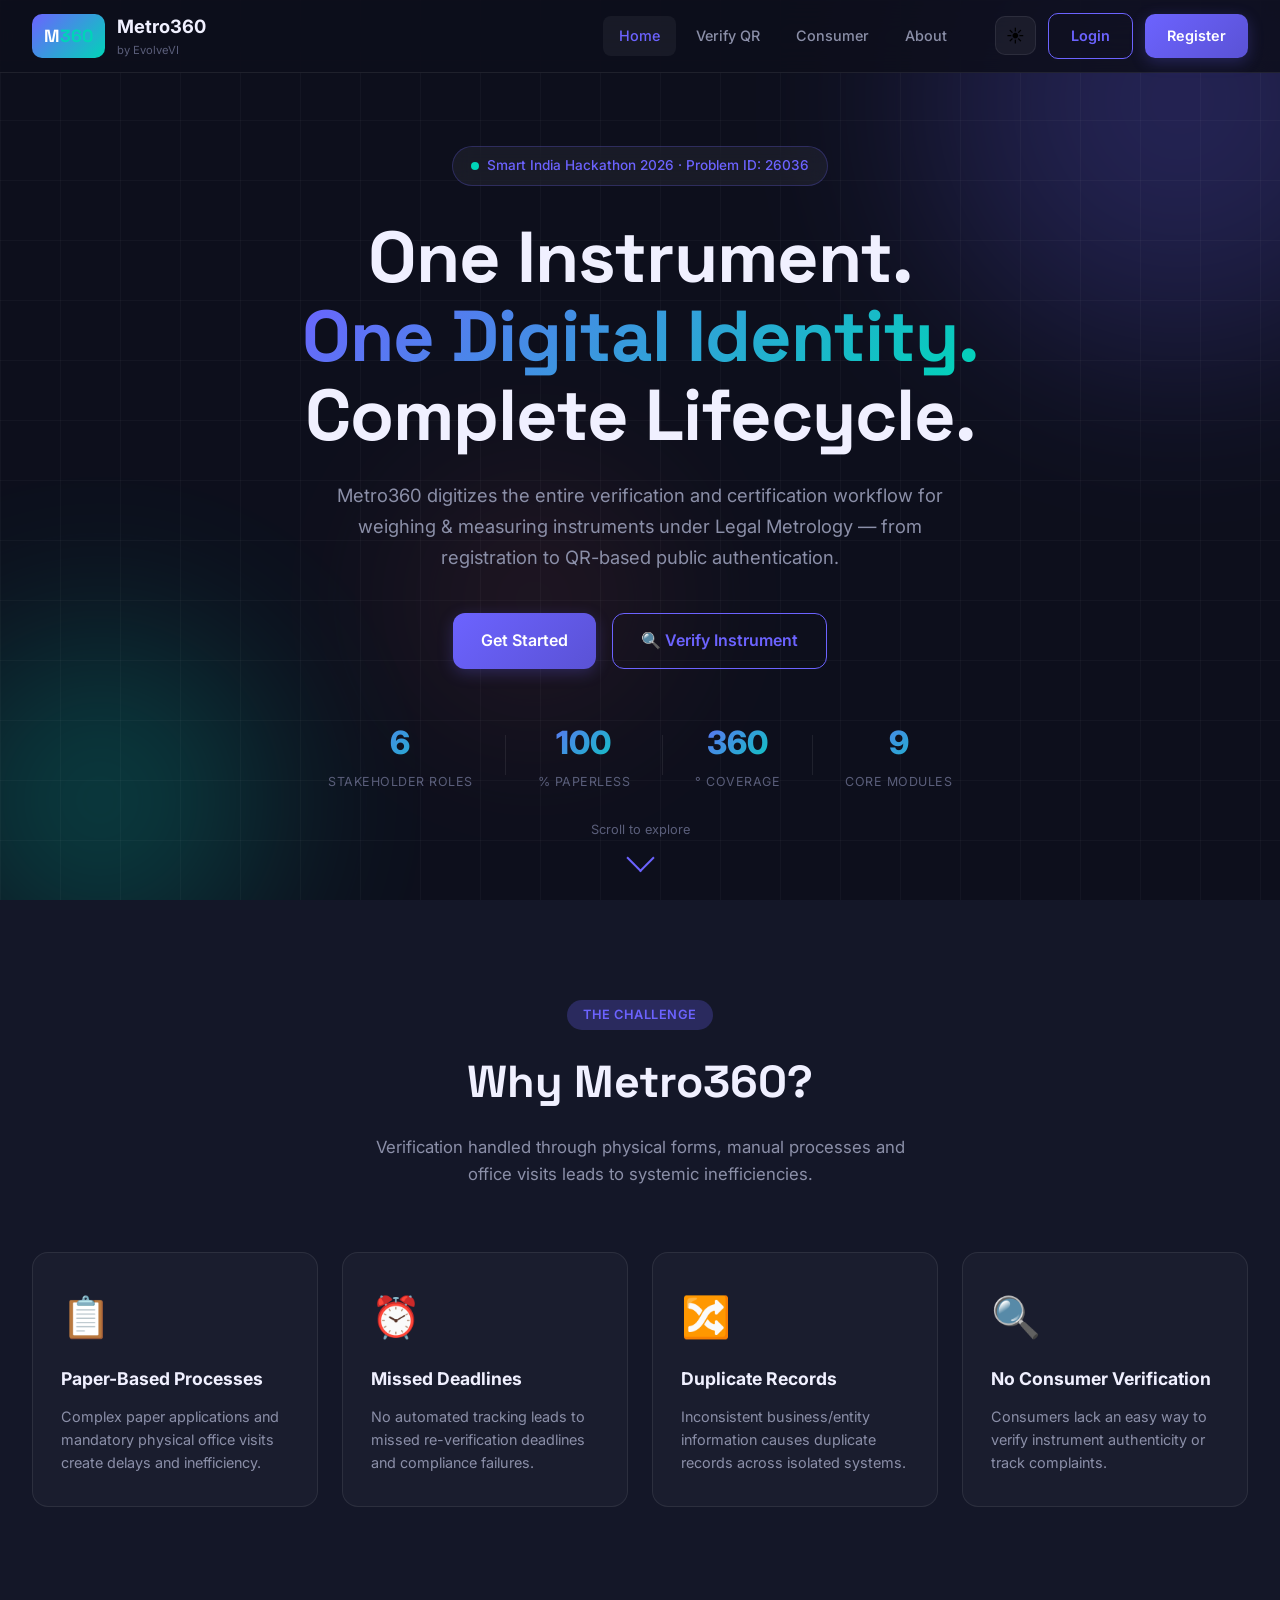
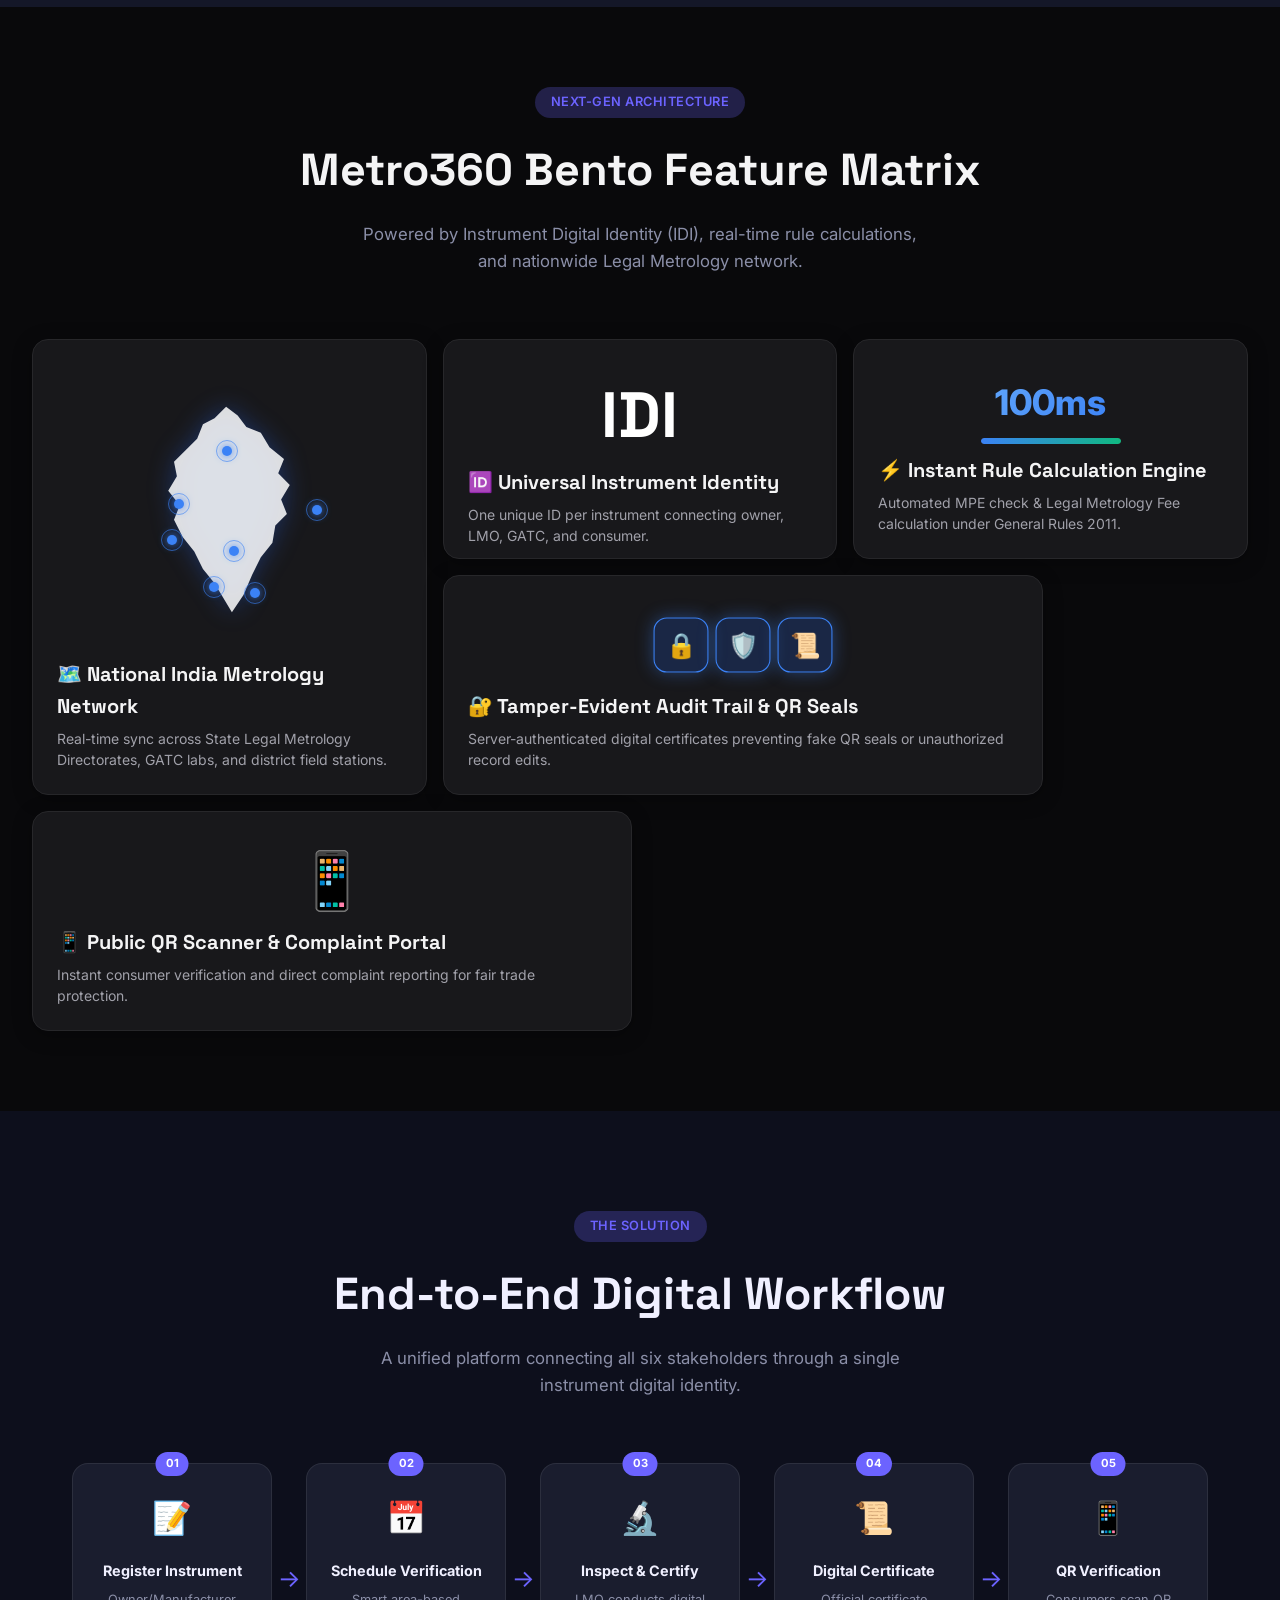
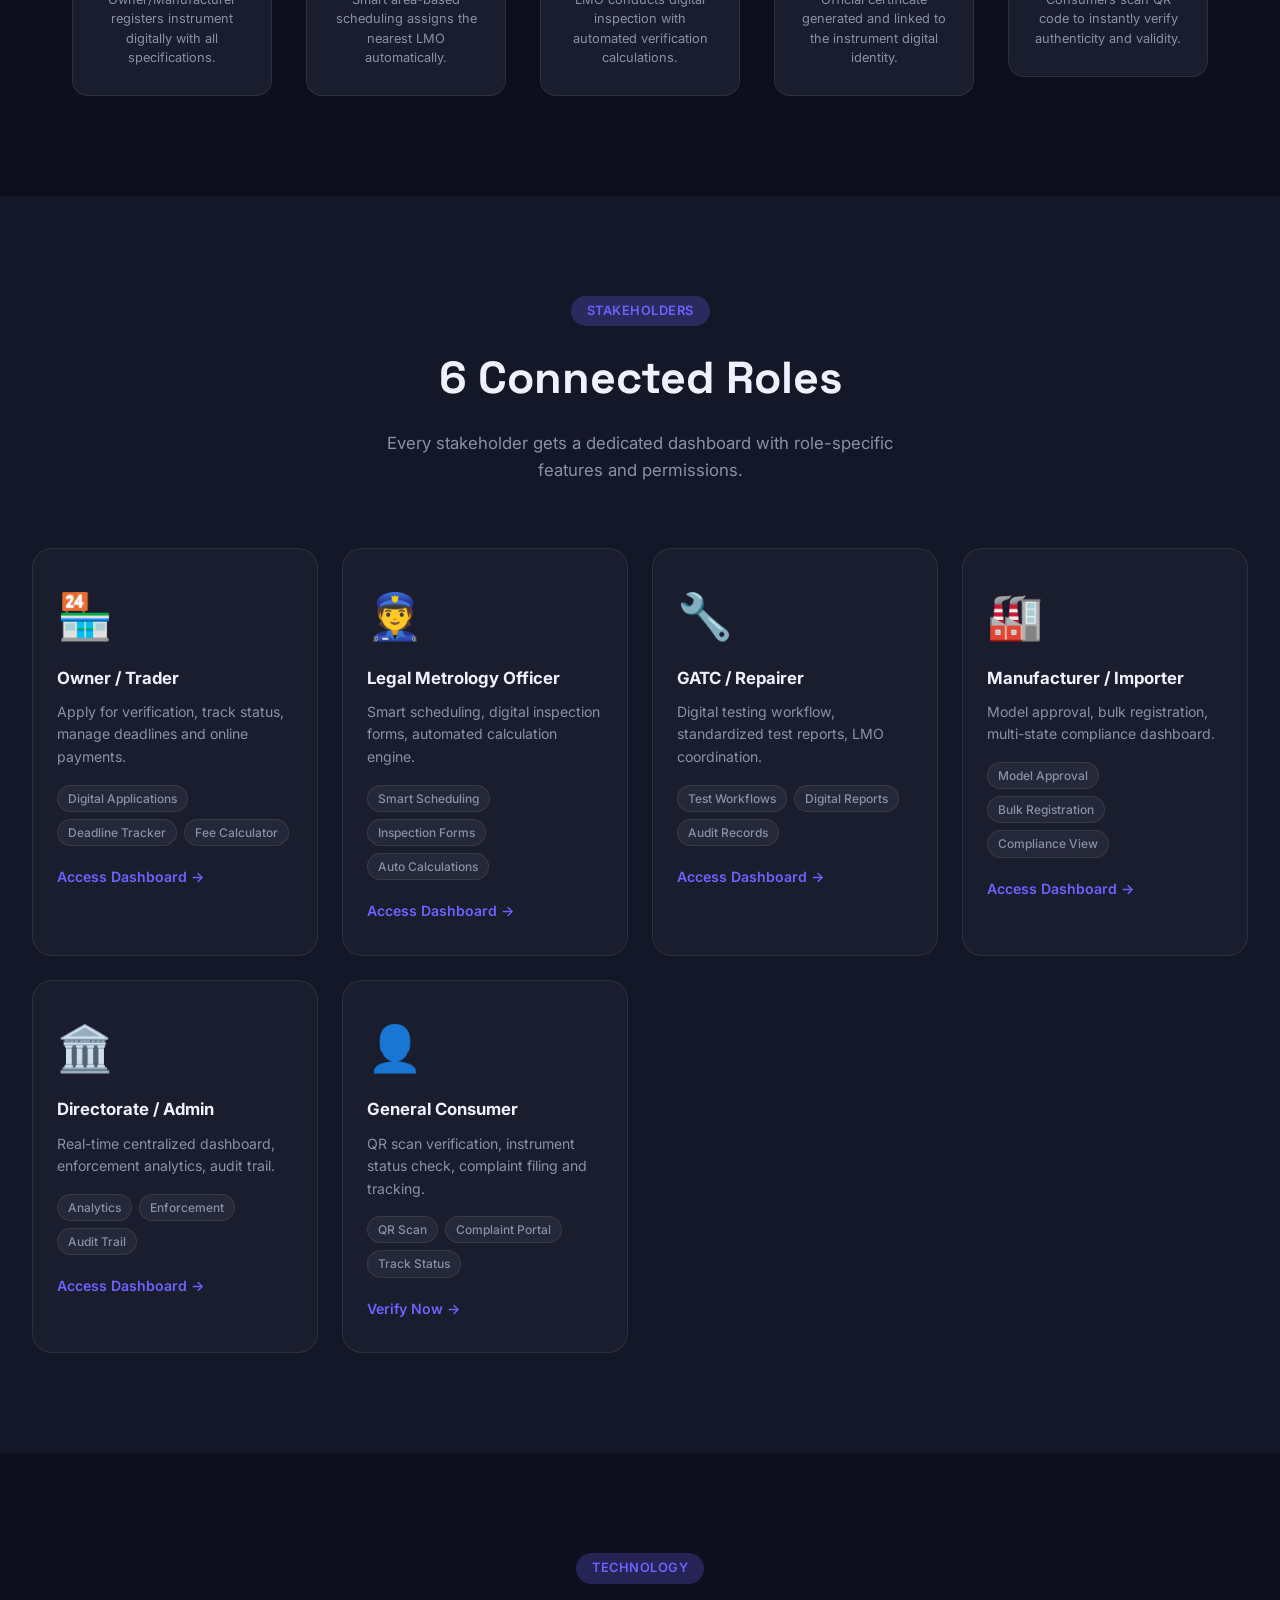
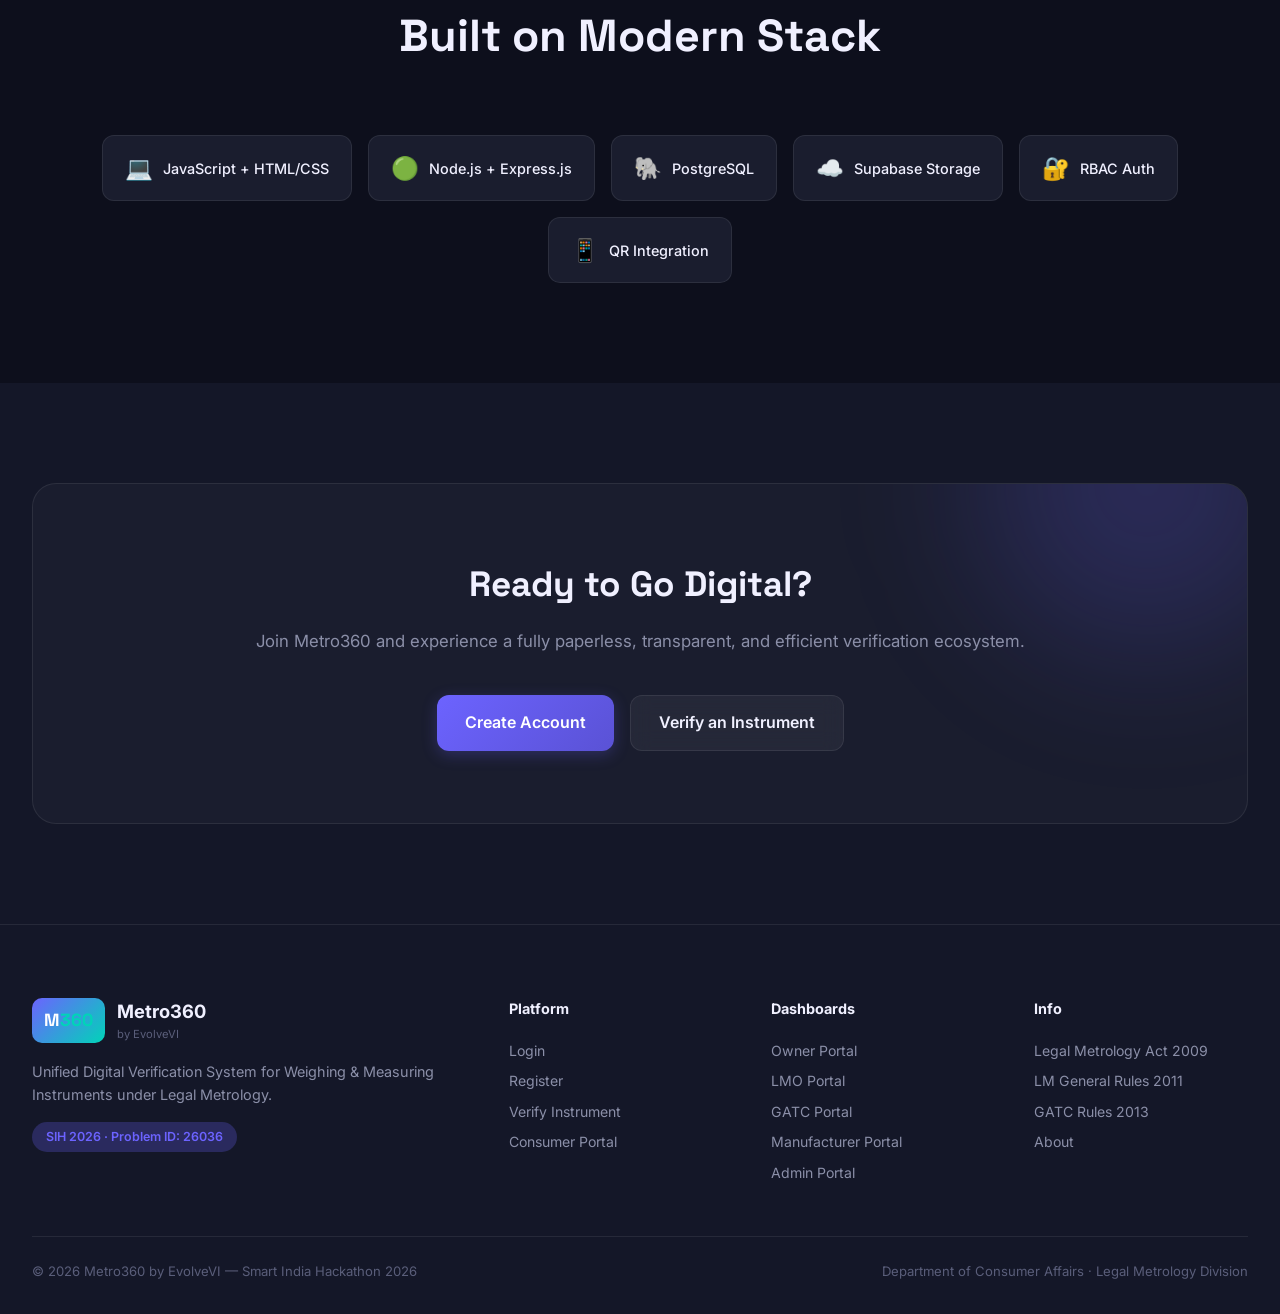
<file: index.html>
<!DOCTYPE html>
<html lang="en" data-theme="dark">
<head>
  <meta charset="UTF-8" />
  <meta name="viewport" content="width=device-width, initial-scale=1.0" />
  <title>Metro360 — Online Verification System for Weighing & Measuring Instruments</title>
  <meta name="description" content="Metro360 by EvolveVI — Unified Digital Verification System for Weighing & Measuring Instruments under Legal Metrology." />
  <link rel="preconnect" href="https://fonts.googleapis.com" />
  <link rel="preconnect" href="https://fonts.gstatic.com" crossorigin />
  <link href="https://fonts.googleapis.com/css2?family=Inter:wght@300;400;500;600;700;800;900&family=Space+Grotesk:wght@400;500;600;700&display=swap" rel="stylesheet" />
  <link rel="stylesheet" href="css/styles.css" />
</head>
<body>
  <nav class="navbar" id="navbar">
    <div class="nav-container">
      <a href="index.html" class="nav-logo">
        <div class="logo-icon">M<span>360</span></div>
        <div class="logo-text">
          <span class="logo-name">Metro360</span>
          <span class="logo-sub">by EvolveVI</span>
        </div>
      </a>
      <div class="nav-links">
        <a href="index.html" class="nav-link active">Home</a>
        <a href="pages/verify.html" class="nav-link">Verify QR</a>
        <a href="pages/consumer.html" class="nav-link">Consumer</a>
        <a href="pages/about.html" class="nav-link">About</a>
      </div>
      <div class="nav-actions">
        <button class="theme-toggle" id="themeToggle" title="Toggle theme"><span class="theme-icon">🌙</span></button>
        <a href="pages/login.html" class="btn btn-outline">Login</a>
        <a href="pages/register.html" class="btn btn-primary">Register</a>
      </div>
      <button class="hamburger" id="hamburger"><span></span><span></span><span></span></button>
    </div>
    <div class="mobile-menu" id="mobileMenu">
      <a href="index.html" class="mobile-link">Home</a>
      <a href="pages/verify.html" class="mobile-link">Verify QR</a>
      <a href="pages/consumer.html" class="mobile-link">Consumer</a>
      <a href="pages/about.html" class="mobile-link">About</a>
      <a href="pages/login.html" class="mobile-link">Login</a>
      <a href="pages/register.html" class="mobile-link">Register</a>
    </div>
  </nav>

  <section class="hero" id="hero">
    <div class="hero-bg">
      <div class="hero-orb orb-1"></div>
      <div class="hero-orb orb-2"></div>
      <div class="hero-orb orb-3"></div>
      <div class="grid-overlay"></div>
    </div>
    <div class="hero-content">
      <div class="hero-badge animate-in">
        <span class="badge-dot"></span>
        Smart India Hackathon 2026 &middot; Problem ID: 26036
      </div>
      <h1 class="hero-title animate-in delay-1">
        One Instrument.<br />
        <span class="gradient-text">One Digital Identity.</span><br />
        Complete Lifecycle.
      </h1>
      <p class="hero-desc animate-in delay-2">
        Metro360 digitizes the entire verification and certification workflow for weighing &amp; measuring instruments under Legal Metrology — from registration to QR-based public authentication.
      </p>
      <div class="hero-cta animate-in delay-3">
        <a href="pages/login.html" class="btn btn-primary btn-lg">Get Started</a>
        <a href="pages/verify.html" class="btn btn-outline btn-lg">🔍 Verify Instrument</a>
      </div>
      <div class="hero-stats animate-in delay-4">
        <div class="stat"><span class="stat-num" data-target="6">0</span><span class="stat-label">Stakeholder Roles</span></div>
        <div class="stat-divider"></div>
        <div class="stat"><span class="stat-num" data-target="100">0</span><span class="stat-label">% Paperless</span></div>
        <div class="stat-divider"></div>
        <div class="stat"><span class="stat-num" data-target="360">0</span><span class="stat-label">° Coverage</span></div>
        <div class="stat-divider"></div>
        <div class="stat"><span class="stat-num" data-target="9">0</span><span class="stat-label">Core Modules</span></div>
      </div>
    </div>
    <div class="hero-scroll"><span>Scroll to explore</span><div class="scroll-arrow"></div></div>
  </section>

  <section class="section problem-section" id="problem">
    <div class="container">
      <div class="section-header">
        <span class="section-tag">The Challenge</span>
        <h2 class="section-title">Why Metro360?</h2>
        <p class="section-desc">Verification handled through physical forms, manual processes and office visits leads to systemic inefficiencies.</p>
      </div>
      <div class="problem-grid">
        <div class="problem-card"><div class="problem-icon">📋</div><h3>Paper-Based Processes</h3><p>Complex paper applications and mandatory physical office visits create delays and inefficiency.</p></div>
        <div class="problem-card"><div class="problem-icon">⏰</div><h3>Missed Deadlines</h3><p>No automated tracking leads to missed re-verification deadlines and compliance failures.</p></div>
        <div class="problem-card"><div class="problem-icon">🔀</div><h3>Duplicate Records</h3><p>Inconsistent business/entity information causes duplicate records across isolated systems.</p></div>
        <div class="problem-card"><div class="problem-icon">🔍</div><h3>No Consumer Verification</h3><p>Consumers lack an easy way to verify instrument authenticity or track complaints.</p></div>
      </div>
    </div>
  </section>

  <section class="bento-section" id="features">
    <div class="container">
      <div class="section-header">
        <span class="section-tag">Next-Gen Architecture</span>
        <h2 class="section-title">Metro360 Bento Feature Matrix</h2>
        <p class="section-desc">Powered by Instrument Digital Identity (IDI), real-time rule calculations, and nationwide Legal Metrology network.</p>
      </div>

      <div class="bento-grid">
        <!-- 1. India Network Map (Tall 2x2) -->
        <div class="bento-card col-span-2 row-span-2">
          <div class="india-map-container">
            <svg class="india-svg" viewBox="0 0 300 380" fill="currentColor">
              <path d="M145 10 L165 25 L180 45 L205 55 L220 80 L245 100 L235 125 L255 145 L240 170 L250 195 L230 215 L225 245 L205 270 L190 300 L175 335 L155 365 L140 340 L125 315 L105 290 L90 260 L70 235 L55 205 L65 180 L45 155 L60 130 L55 105 L75 85 L95 65 L105 40 L125 30 Z" />
            </svg>
            <div class="node-pulse node-delhi" title="Delhi Circle HQ"></div>
            <div class="node-pulse node-mumbai" title="Mumbai Circle"></div>
            <div class="node-pulse node-bengaluru" title="Bengaluru Hub"></div>
            <div class="node-pulse node-hyderabad" title="Hyderabad Lab"></div>
            <div class="node-pulse node-chennai" title="Chennai Circle"></div>
            <div class="node-pulse node-kolkata" title="Kolkata Station"></div>
            <div class="node-pulse node-ahmedabad" title="Ahmedabad Office"></div>
          </div>
          <div>
            <div class="bento-card-title">🗺️ National India Metrology Network</div>
            <div class="bento-card-desc">Real-time sync across State Legal Metrology Directorates, GATC labs, and district field stations.</div>
          </div>
        </div>

        <!-- 2. Type Scale (Standard 2x1) -->
        <div class="bento-card col-span-2">
          <div class="type-tester">
            <div class="type-tester-text">IDI</div>
          </div>
          <div>
            <div class="bento-card-title">🆔 Universal Instrument Identity</div>
            <div class="bento-card-desc">One unique ID per instrument connecting owner, LMO, GATC, and consumer.</div>
          </div>
        </div>

        <!-- 3. Speed Indicator (Standard 2x1) -->
        <div class="bento-card col-span-2">
          <div class="speed-indicator">
            <div class="speed-val">100ms</div>
            <div class="speed-bar-container">
              <div class="speed-bar-fill"></div>
            </div>
          </div>
          <div>
            <div class="bento-card-title">⚡ Instant Rule Calculation Engine</div>
            <div class="bento-card-desc">Automated MPE check &amp; Legal Metrology Fee calculation under General Rules 2011.</div>
          </div>
        </div>

        <!-- 4. Security Badge (Wide 3x1) -->
        <div class="bento-card col-span-3">
          <div class="security-shields">
            <div class="shield-box active">🔒</div>
            <div class="shield-box active">🛡️</div>
            <div class="shield-box active">📜</div>
          </div>
          <div>
            <div class="bento-card-title">🔐 Tamper-Evident Audit Trail &amp; QR Seals</div>
            <div class="bento-card-desc">Server-authenticated digital certificates preventing fake QR seals or unauthorized record edits.</div>
          </div>
        </div>

        <!-- 5. Mobile Ready (Wide 3x1) -->
        <div class="bento-card col-span-3">
          <div style="display:flex; justify-content:center; align-items:center; height:100%; font-size:3.5rem;">
            📱
          </div>
          <div>
            <div class="bento-card-title">📱 Public QR Scanner &amp; Complaint Portal</div>
            <div class="bento-card-desc">Instant consumer verification and direct complaint reporting for fair trade protection.</div>
          </div>
        </div>
      </div>
    </div>
  </section>

  <section class="section workflow-section" id="workflow">
    <div class="container">
      <div class="section-header">
        <span class="section-tag">The Solution</span>
        <h2 class="section-title">End-to-End Digital Workflow</h2>
        <p class="section-desc">A unified platform connecting all six stakeholders through a single instrument digital identity.</p>
      </div>
      <div class="workflow-steps">
        <div class="workflow-step"><div class="step-num">01</div><div class="step-icon">📝</div><h3>Register Instrument</h3><p>Owner/Manufacturer registers instrument digitally with all specifications.</p></div>
        <div class="workflow-arrow">&#8594;</div>
        <div class="workflow-step"><div class="step-num">02</div><div class="step-icon">📅</div><h3>Schedule Verification</h3><p>Smart area-based scheduling assigns the nearest LMO automatically.</p></div>
        <div class="workflow-arrow">&#8594;</div>
        <div class="workflow-step"><div class="step-num">03</div><div class="step-icon">🔬</div><h3>Inspect &amp; Certify</h3><p>LMO conducts digital inspection with automated verification calculations.</p></div>
        <div class="workflow-arrow">&#8594;</div>
        <div class="workflow-step"><div class="step-num">04</div><div class="step-icon">📜</div><h3>Digital Certificate</h3><p>Official certificate generated and linked to the instrument digital identity.</p></div>
        <div class="workflow-arrow">&#8594;</div>
        <div class="workflow-step"><div class="step-num">05</div><div class="step-icon">📱</div><h3>QR Verification</h3><p>Consumers scan QR code to instantly verify authenticity and validity.</p></div>
      </div>
    </div>
  </section>

  <section class="section stakeholders-section" id="stakeholders">
    <div class="container">
      <div class="section-header">
        <span class="section-tag">Stakeholders</span>
        <h2 class="section-title">6 Connected Roles</h2>
        <p class="section-desc">Every stakeholder gets a dedicated dashboard with role-specific features and permissions.</p>
      </div>
      <div class="stakeholder-grid">
        <a href="pages/owner.html" class="stakeholder-card" data-role="owner">
          <div class="sc-icon">🏪</div><h3>Owner / Trader</h3><p>Apply for verification, track status, manage deadlines and online payments.</p>
          <div class="sc-features"><span>Digital Applications</span><span>Deadline Tracker</span><span>Fee Calculator</span></div>
          <div class="sc-cta">Access Dashboard &#8594;</div>
        </a>
        <a href="pages/lmo.html" class="stakeholder-card" data-role="lmo">
          <div class="sc-icon">👮</div><h3>Legal Metrology Officer</h3><p>Smart scheduling, digital inspection forms, automated calculation engine.</p>
          <div class="sc-features"><span>Smart Scheduling</span><span>Inspection Forms</span><span>Auto Calculations</span></div>
          <div class="sc-cta">Access Dashboard &#8594;</div>
        </a>
        <a href="pages/gatc.html" class="stakeholder-card" data-role="gatc">
          <div class="sc-icon">🔧</div><h3>GATC / Repairer</h3><p>Digital testing workflow, standardized test reports, LMO coordination.</p>
          <div class="sc-features"><span>Test Workflows</span><span>Digital Reports</span><span>Audit Records</span></div>
          <div class="sc-cta">Access Dashboard &#8594;</div>
        </a>
        <a href="pages/manufacturer.html" class="stakeholder-card" data-role="manufacturer">
          <div class="sc-icon">🏭</div><h3>Manufacturer / Importer</h3><p>Model approval, bulk registration, multi-state compliance dashboard.</p>
          <div class="sc-features"><span>Model Approval</span><span>Bulk Registration</span><span>Compliance View</span></div>
          <div class="sc-cta">Access Dashboard &#8594;</div>
        </a>
        <a href="pages/admin.html" class="stakeholder-card" data-role="directorate">
          <div class="sc-icon">🏛️</div><h3>Directorate / Admin</h3><p>Real-time centralized dashboard, enforcement analytics, audit trail.</p>
          <div class="sc-features"><span>Analytics</span><span>Enforcement</span><span>Audit Trail</span></div>
          <div class="sc-cta">Access Dashboard &#8594;</div>
        </a>
        <a href="pages/consumer.html" class="stakeholder-card" data-role="consumer">
          <div class="sc-icon">👤</div><h3>General Consumer</h3><p>QR scan verification, instrument status check, complaint filing and tracking.</p>
          <div class="sc-features"><span>QR Scan</span><span>Complaint Portal</span><span>Track Status</span></div>
          <div class="sc-cta">Verify Now &#8594;</div>
        </a>
      </div>
    </div>
  </section>

  <section class="section tech-section">
    <div class="container">
      <div class="section-header"><span class="section-tag">Technology</span><h2 class="section-title">Built on Modern Stack</h2></div>
      <div class="tech-grid">
        <div class="tech-item"><span class="tech-icon">💻</span><span>JavaScript + HTML/CSS</span></div>
        <div class="tech-item"><span class="tech-icon">🟢</span><span>Node.js + Express.js</span></div>
        <div class="tech-item"><span class="tech-icon">🐘</span><span>PostgreSQL</span></div>
        <div class="tech-item"><span class="tech-icon">☁️</span><span>Supabase Storage</span></div>
        <div class="tech-item"><span class="tech-icon">🔐</span><span>RBAC Auth</span></div>
        <div class="tech-item"><span class="tech-icon">📱</span><span>QR Integration</span></div>
      </div>
    </div>
  </section>

  <section class="section cta-section">
    <div class="container">
      <div class="cta-box">
        <div class="cta-orb"></div>
        <h2>Ready to Go Digital?</h2>
        <p>Join Metro360 and experience a fully paperless, transparent, and efficient verification ecosystem.</p>
        <div class="cta-buttons">
          <a href="pages/register.html" class="btn btn-primary btn-lg">Create Account</a>
          <a href="pages/verify.html" class="btn btn-glass btn-lg">Verify an Instrument</a>
        </div>
      </div>
    </div>
  </section>

  <footer class="footer">
    <div class="container">
      <div class="footer-grid">
        <div class="footer-brand">
          <div class="nav-logo">
            <div class="logo-icon">M<span>360</span></div>
            <div class="logo-text"><span class="logo-name">Metro360</span><span class="logo-sub">by EvolveVI</span></div>
          </div>
          <p>Unified Digital Verification System for Weighing &amp; Measuring Instruments under Legal Metrology.</p>
          <div class="footer-badge">SIH 2026 &middot; Problem ID: 26036</div>
        </div>
        <div class="footer-links">
          <h4>Platform</h4>
          <a href="pages/login.html">Login</a>
          <a href="pages/register.html">Register</a>
          <a href="pages/verify.html">Verify Instrument</a>
          <a href="pages/consumer.html">Consumer Portal</a>
        </div>
        <div class="footer-links">
          <h4>Dashboards</h4>
          <a href="pages/owner.html">Owner Portal</a>
          <a href="pages/lmo.html">LMO Portal</a>
          <a href="pages/gatc.html">GATC Portal</a>
          <a href="pages/manufacturer.html">Manufacturer Portal</a>
          <a href="pages/admin.html">Admin Portal</a>
        </div>
        <div class="footer-links">
          <h4>Info</h4>
          <a href="pages/about.html">Legal Metrology Act 2009</a>
          <a href="pages/about.html">LM General Rules 2011</a>
          <a href="pages/about.html">GATC Rules 2013</a>
          <a href="pages/about.html">About</a>
        </div>
      </div>
      <div class="footer-bottom">
        <p>&copy; 2026 Metro360 by EvolveVI &mdash; Smart India Hackathon 2026</p>
        <p>Department of Consumer Affairs &middot; Legal Metrology Division</p>
      </div>
    </div>
  </footer>
  <script src="js/data.js"></script>
  <script src="js/app.js"></script>
</body>
</html>
</file>
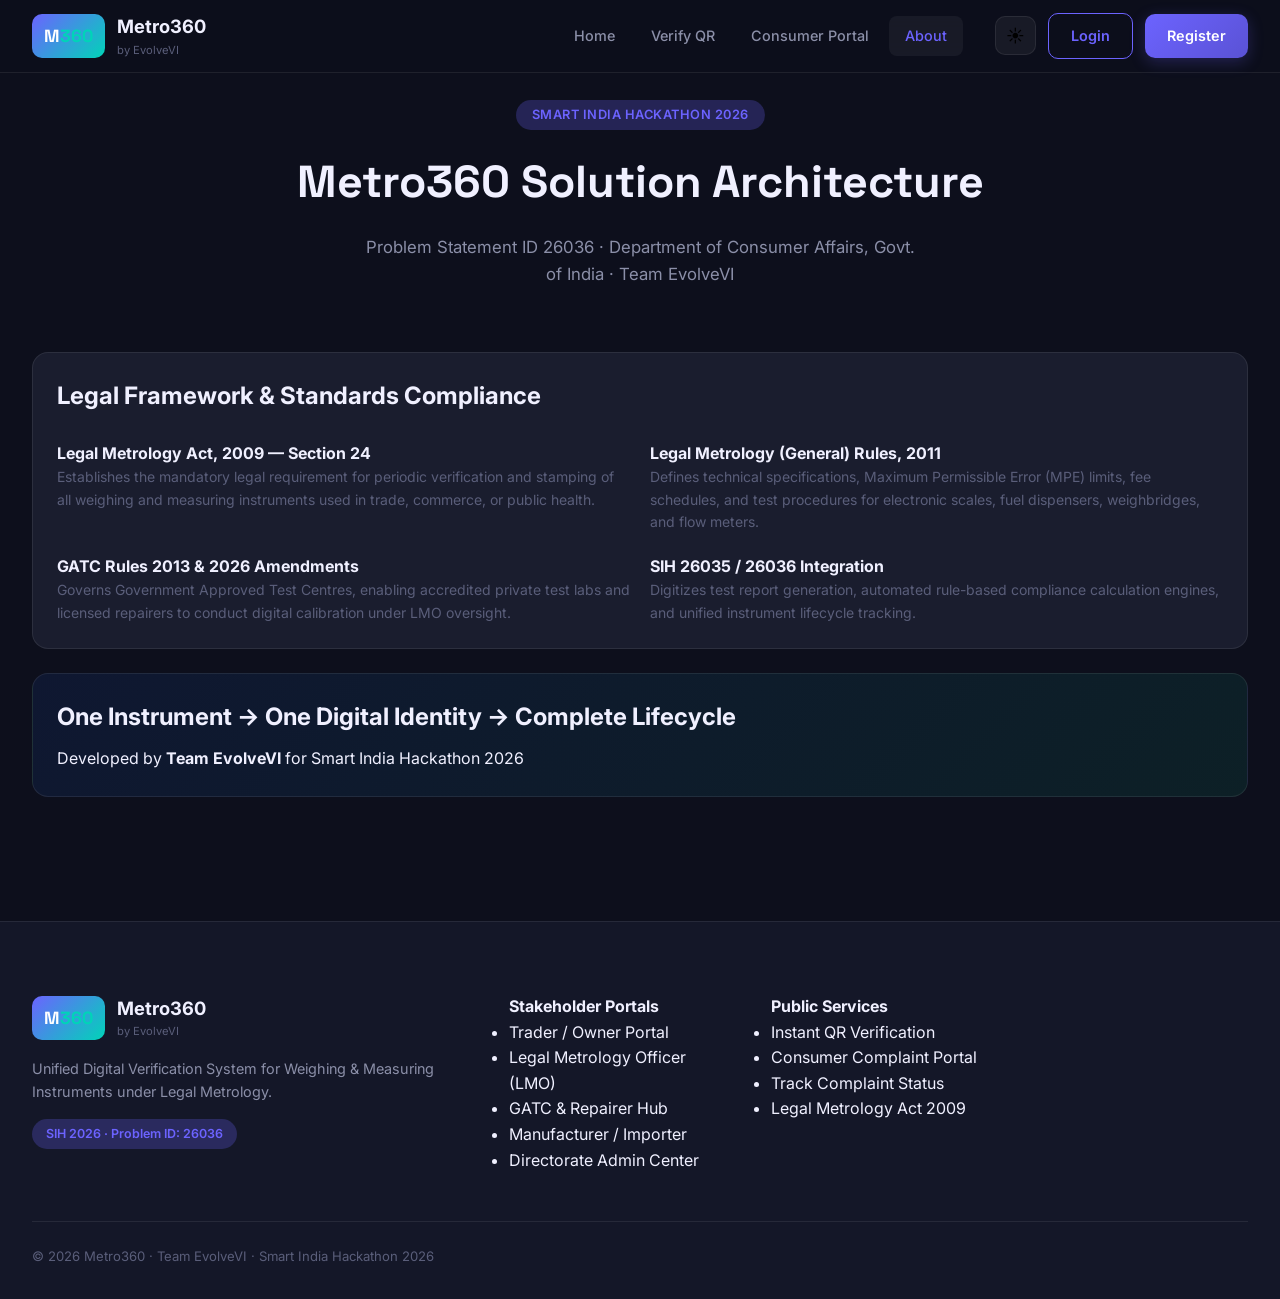
<file: pages/about.html>
<!DOCTYPE html>
<html lang="en" data-theme="dark">
<head>
  <meta charset="UTF-8" />
  <title>About SIH 26036 &amp; Legal Metrology Framework — Metro360</title>
  <link href="https://fonts.googleapis.com/css2?family=Inter:wght@300;400;500;600;700;800;900&family=Space+Grotesk:wght@400;500;600;700&display=swap" rel="stylesheet" />
  <link rel="stylesheet" href="../css/styles.css" />
</head>
<body>
  
  <nav class="navbar" id="navbar">
    <div class="nav-container">
      <a href="../index.html" class="nav-logo">
        <div class="logo-icon">M<span>360</span></div>
        <div class="logo-text">
          <span class="logo-name">Metro360</span>
          <span class="logo-sub">by EvolveVI</span>
        </div>
      </a>
      <div class="nav-links">
        <a href="../index.html" class="nav-link">Home</a>
        <a href="verify.html" class="nav-link ">Verify QR</a>
        <a href="consumer.html" class="nav-link ">Consumer Portal</a>
        <a href="about.html" class="nav-link active">About</a>
      </div>
      <div class="nav-actions">
        <button class="theme-toggle" id="themeToggle" title="Toggle theme"><span class="theme-icon">🌙</span></button>
        <a href="login.html" class="btn btn-outline">Login</a>
        <a href="register.html" class="btn btn-primary">Register</a>
      </div>
      <button class="hamburger" id="hamburger"><span></span><span></span><span></span></button>
    </div>
    <div class="mobile-menu" id="mobileMenu">
      <a href="../index.html" class="mobile-link">Home</a>
      <a href="verify.html" class="mobile-link">Verify QR</a>
      <a href="consumer.html" class="mobile-link">Consumer Portal</a>
      <a href="about.html" class="mobile-link">About</a>
      <a href="login.html" class="mobile-link">Login</a>
      <a href="register.html" class="mobile-link">Register</a>
    </div>
  </nav>


  <section class="section">
    <div class="container">
      <div class="section-header">
        <span class="section-tag">Smart India Hackathon 2026</span>
        <h1 class="section-title">Metro360 Solution Architecture</h1>
        <p class="section-desc">Problem Statement ID 26036 &middot; Department of Consumer Affairs, Govt. of India &middot; Team EvolveVI</p>
      </div>

      <div class="card p-4 mb-4">
        <h2>Legal Framework &amp; Standards Compliance</h2>
        <br>
        <div class="grid-2" style="display:grid; grid-template-columns:1fr 1fr; gap:20px;">
          <div>
            <h4>Legal Metrology Act, 2009 — Section 24</h4>
            <p style="color:var(--text-muted); font-size:14px;">Establishes the mandatory legal requirement for periodic verification and stamping of all weighing and measuring instruments used in trade, commerce, or public health.</p>
          </div>
          <div>
            <h4>Legal Metrology (General) Rules, 2011</h4>
            <p style="color:var(--text-muted); font-size:14px;">Defines technical specifications, Maximum Permissible Error (MPE) limits, fee schedules, and test procedures for electronic scales, fuel dispensers, weighbridges, and flow meters.</p>
          </div>
          <div>
            <h4>GATC Rules 2013 &amp; 2026 Amendments</h4>
            <p style="color:var(--text-muted); font-size:14px;">Governs Government Approved Test Centres, enabling accredited private test labs and licensed repairers to conduct digital calibration under LMO oversight.</p>
          </div>
          <div>
            <h4>SIH 26035 / 26036 Integration</h4>
            <p style="color:var(--text-muted); font-size:14px;">Digitizes test report generation, automated rule-based compliance calculation engines, and unified instrument lifecycle tracking.</p>
          </div>
        </div>
      </div>

      <div class="card p-4 text-center" style="background: linear-gradient(135deg, rgba(37,99,235,0.1), rgba(16,185,129,0.1));">
        <h2>One Instrument &rarr; One Digital Identity &rarr; Complete Lifecycle</h2>
        <p style="margin-top:10px;">Developed by <strong>Team EvolveVI</strong> for Smart India Hackathon 2026</p>
      </div>
    </div>
  </section>

  
  <footer class="footer">
    <div class="container">
      <div class="footer-grid">
        <div class="footer-brand">
          <div class="nav-logo">
            <div class="logo-icon">M<span>360</span></div>
            <div class="logo-text"><span class="logo-name">Metro360</span><span class="logo-sub">by EvolveVI</span></div>
          </div>
          <p>Unified Digital Verification System for Weighing &amp; Measuring Instruments under Legal Metrology.</p>
          <div class="footer-badge">SIH 2026 &middot; Problem ID: 26036</div>
        </div>
        <div class="footer-col">
          <h4>Stakeholder Portals</h4>
          <ul>
            <li><a href="owner.html">Trader / Owner Portal</a></li>
            <li><a href="lmo.html">Legal Metrology Officer (LMO)</a></li>
            <li><a href="gatc.html">GATC &amp; Repairer Hub</a></li>
            <li><a href="manufacturer.html">Manufacturer / Importer</a></li>
            <li><a href="admin.html">Directorate Admin Center</a></li>
          </ul>
        </div>
        <div class="footer-col">
          <h4>Public Services</h4>
          <ul>
            <li><a href="verify.html">Instant QR Verification</a></li>
            <li><a href="consumer.html">Consumer Complaint Portal</a></li>
            <li><a href="consumer.html#track">Track Complaint Status</a></li>
            <li><a href="about.html">Legal Metrology Act 2009</a></li>
          </ul>
        </div>
      </div>
      <div class="footer-bottom">
        <p>&copy; 2026 Metro360 &middot; Team EvolveVI &middot; Smart India Hackathon 2026</p>
      </div>
    </div>
  </footer>
  <script src="../js/data.js"></script>
  <script src="../js/app.js"></script>

</body>
</html>
</file>
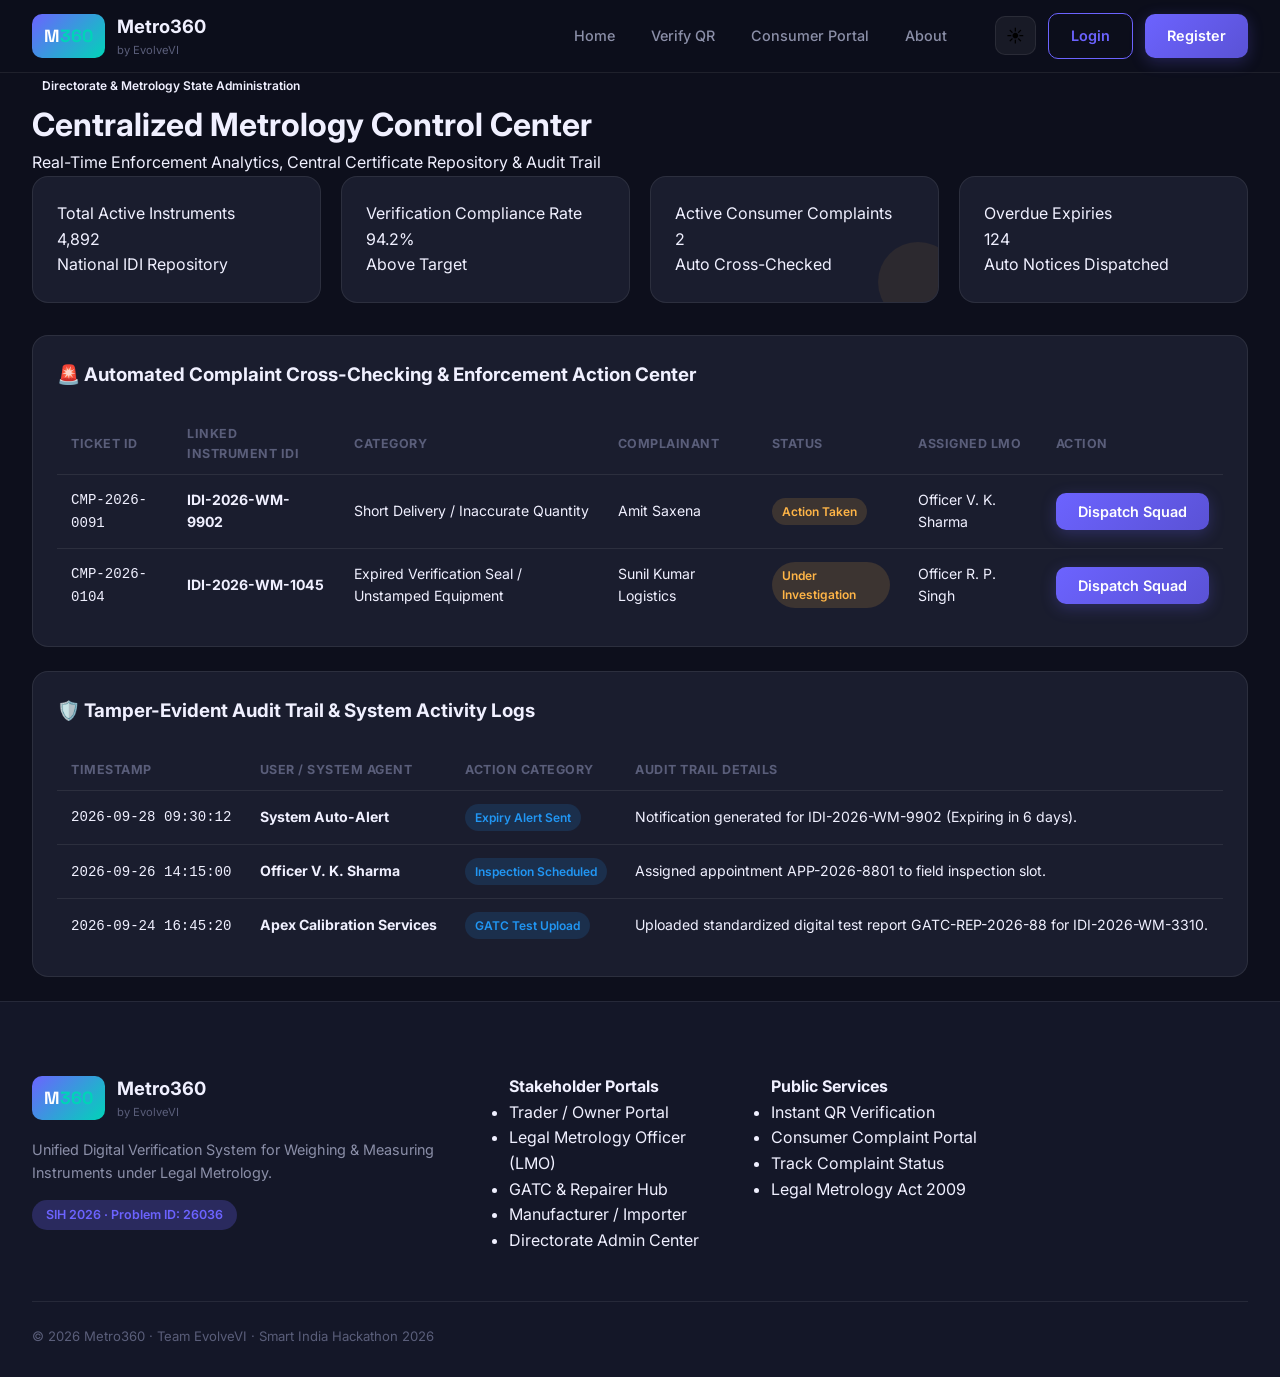
<file: pages/admin.html>
<!DOCTYPE html>
<html lang="en" data-theme="dark">
<head>
  <meta charset="UTF-8" />
  <title>Directorate &amp; Admin Control Center — Metro360</title>
  <link href="https://fonts.googleapis.com/css2?family=Inter:wght@300;400;500;600;700;800;900&family=Space+Grotesk:wght@400;500;600;700&display=swap" rel="stylesheet" />
  <link rel="stylesheet" href="../css/styles.css" />
</head>
<body>
  
  <nav class="navbar" id="navbar">
    <div class="nav-container">
      <a href="../index.html" class="nav-logo">
        <div class="logo-icon">M<span>360</span></div>
        <div class="logo-text">
          <span class="logo-name">Metro360</span>
          <span class="logo-sub">by EvolveVI</span>
        </div>
      </a>
      <div class="nav-links">
        <a href="../index.html" class="nav-link">Home</a>
        <a href="verify.html" class="nav-link ">Verify QR</a>
        <a href="consumer.html" class="nav-link ">Consumer Portal</a>
        <a href="about.html" class="nav-link ">About</a>
      </div>
      <div class="nav-actions">
        <button class="theme-toggle" id="themeToggle" title="Toggle theme"><span class="theme-icon">🌙</span></button>
        <a href="login.html" class="btn btn-outline">Login</a>
        <a href="register.html" class="btn btn-primary">Register</a>
      </div>
      <button class="hamburger" id="hamburger"><span></span><span></span><span></span></button>
    </div>
    <div class="mobile-menu" id="mobileMenu">
      <a href="../index.html" class="mobile-link">Home</a>
      <a href="verify.html" class="mobile-link">Verify QR</a>
      <a href="consumer.html" class="mobile-link">Consumer Portal</a>
      <a href="about.html" class="mobile-link">About</a>
      <a href="login.html" class="mobile-link">Login</a>
      <a href="register.html" class="mobile-link">Register</a>
    </div>
  </nav>


  <div class="dashboard-layout">
    <div class="container">
      <div class="dashboard-header">
        <div>
          <span class="badge badge-danger">Directorate &amp; Metrology State Administration</span>
          <h1>Centralized Metrology Control Center</h1>
          <p>Real-Time Enforcement Analytics, Central Certificate Repository &amp; Audit Trail</p>
        </div>
      </div>

      <div class="stats-grid mb-4">
        <div class="stat-card">
          <div class="sc-title">Total Active Instruments</div>
          <div class="sc-value">4,892</div>
          <div class="sc-sub">National IDI Repository</div>
        </div>
        <div class="stat-card success">
          <div class="sc-title">Verification Compliance Rate</div>
          <div class="sc-value">94.2%</div>
          <div class="sc-sub">Above Target</div>
        </div>
        <div class="stat-card warning">
          <div class="sc-title">Active Consumer Complaints</div>
          <div class="sc-value" id="adminCompCount">2</div>
          <div class="sc-sub">Auto Cross-Checked</div>
        </div>
        <div class="stat-card danger">
          <div class="sc-title">Overdue Expiries</div>
          <div class="sc-value">124</div>
          <div class="sc-sub">Auto Notices Dispatched</div>
        </div>
      </div>

      <!-- Consumer Complaint Cross-Checking & Enforcement -->
      <div class="card mb-4">
        <div class="card-header border-b">
          <h3>🚨 Automated Complaint Cross-Checking &amp; Enforcement Action Center</h3>
        </div>
        <div class="card-body p-0">
          <div class="table-responsive">
            <table class="data-table">
              <thead>
                <tr>
                  <th>Ticket ID</th>
                  <th>Linked Instrument IDI</th>
                  <th>Category</th>
                  <th>Complainant</th>
                  <th>Status</th>
                  <th>Assigned LMO</th>
                  <th>Action</th>
                </tr>
              </thead>
              <tbody id="adminCompTable">
                <!-- JS Populated -->
              </tbody>
            </table>
          </div>
        </div>
      </div>

      <!-- Audit Trail -->
      <div class="card">
        <div class="card-header border-b">
          <h3>🛡️ Tamper-Evident Audit Trail &amp; System Activity Logs</h3>
        </div>
        <div class="card-body p-0">
          <div class="table-responsive">
            <table class="data-table">
              <thead>
                <tr>
                  <th>Timestamp</th>
                  <th>User / System Agent</th>
                  <th>Action Category</th>
                  <th>Audit Trail Details</th>
                </tr>
              </thead>
              <tbody id="adminAuditTable">
                <!-- JS Populated -->
              </tbody>
            </table>
          </div>
        </div>
      </div>

    </div>
  </div>

  
  <footer class="footer">
    <div class="container">
      <div class="footer-grid">
        <div class="footer-brand">
          <div class="nav-logo">
            <div class="logo-icon">M<span>360</span></div>
            <div class="logo-text"><span class="logo-name">Metro360</span><span class="logo-sub">by EvolveVI</span></div>
          </div>
          <p>Unified Digital Verification System for Weighing &amp; Measuring Instruments under Legal Metrology.</p>
          <div class="footer-badge">SIH 2026 &middot; Problem ID: 26036</div>
        </div>
        <div class="footer-col">
          <h4>Stakeholder Portals</h4>
          <ul>
            <li><a href="owner.html">Trader / Owner Portal</a></li>
            <li><a href="lmo.html">Legal Metrology Officer (LMO)</a></li>
            <li><a href="gatc.html">GATC &amp; Repairer Hub</a></li>
            <li><a href="manufacturer.html">Manufacturer / Importer</a></li>
            <li><a href="admin.html">Directorate Admin Center</a></li>
          </ul>
        </div>
        <div class="footer-col">
          <h4>Public Services</h4>
          <ul>
            <li><a href="verify.html">Instant QR Verification</a></li>
            <li><a href="consumer.html">Consumer Complaint Portal</a></li>
            <li><a href="consumer.html#track">Track Complaint Status</a></li>
            <li><a href="about.html">Legal Metrology Act 2009</a></li>
          </ul>
        </div>
      </div>
      <div class="footer-bottom">
        <p>&copy; 2026 Metro360 &middot; Team EvolveVI &middot; Smart India Hackathon 2026</p>
      </div>
    </div>
  </footer>
  <script src="../js/data.js"></script>
  <script src="../js/app.js"></script>

  <script>
    document.addEventListener('DOMContentLoaded', () => {
      renderAdminDashboard();
    });

    function renderAdminDashboard() {
      const db = getDB();
      const compTbody = document.getElementById('adminCompTable');
      compTbody.innerHTML = '';

      db.complaints.forEach(c => {
        const tr = document.createElement('tr');
        tr.innerHTML = `
          <td><code>${c.ticketId}</code></td>
          <td><strong>${c.idi}</strong></td>
          <td>${c.category}</td>
          <td>${c.complainantName}</td>
          <td><span class="badge badge-warning">${c.status}</span></td>
          <td>${c.officerAssigned}</td>
          <td><button class="btn btn-xs btn-primary" onclick="showToast('Dispatched enforcement squad for ${c.idi}', 'success')">Dispatch Squad</button></td>
        `;
        compTbody.appendChild(tr);
      });

      const auditTbody = document.getElementById('adminAuditTable');
      auditTbody.innerHTML = '';
      db.auditLogs.forEach(l => {
        const tr = document.createElement('tr');
        tr.innerHTML = `
          <td><code>${l.timestamp}</code></td>
          <td><strong>${l.user}</strong></td>
          <td><span class="badge badge-info">${l.action}</span></td>
          <td>${l.details}</td>
        `;
        auditTbody.appendChild(tr);
      });
    }
  </script>
</body>
</html>
</file>
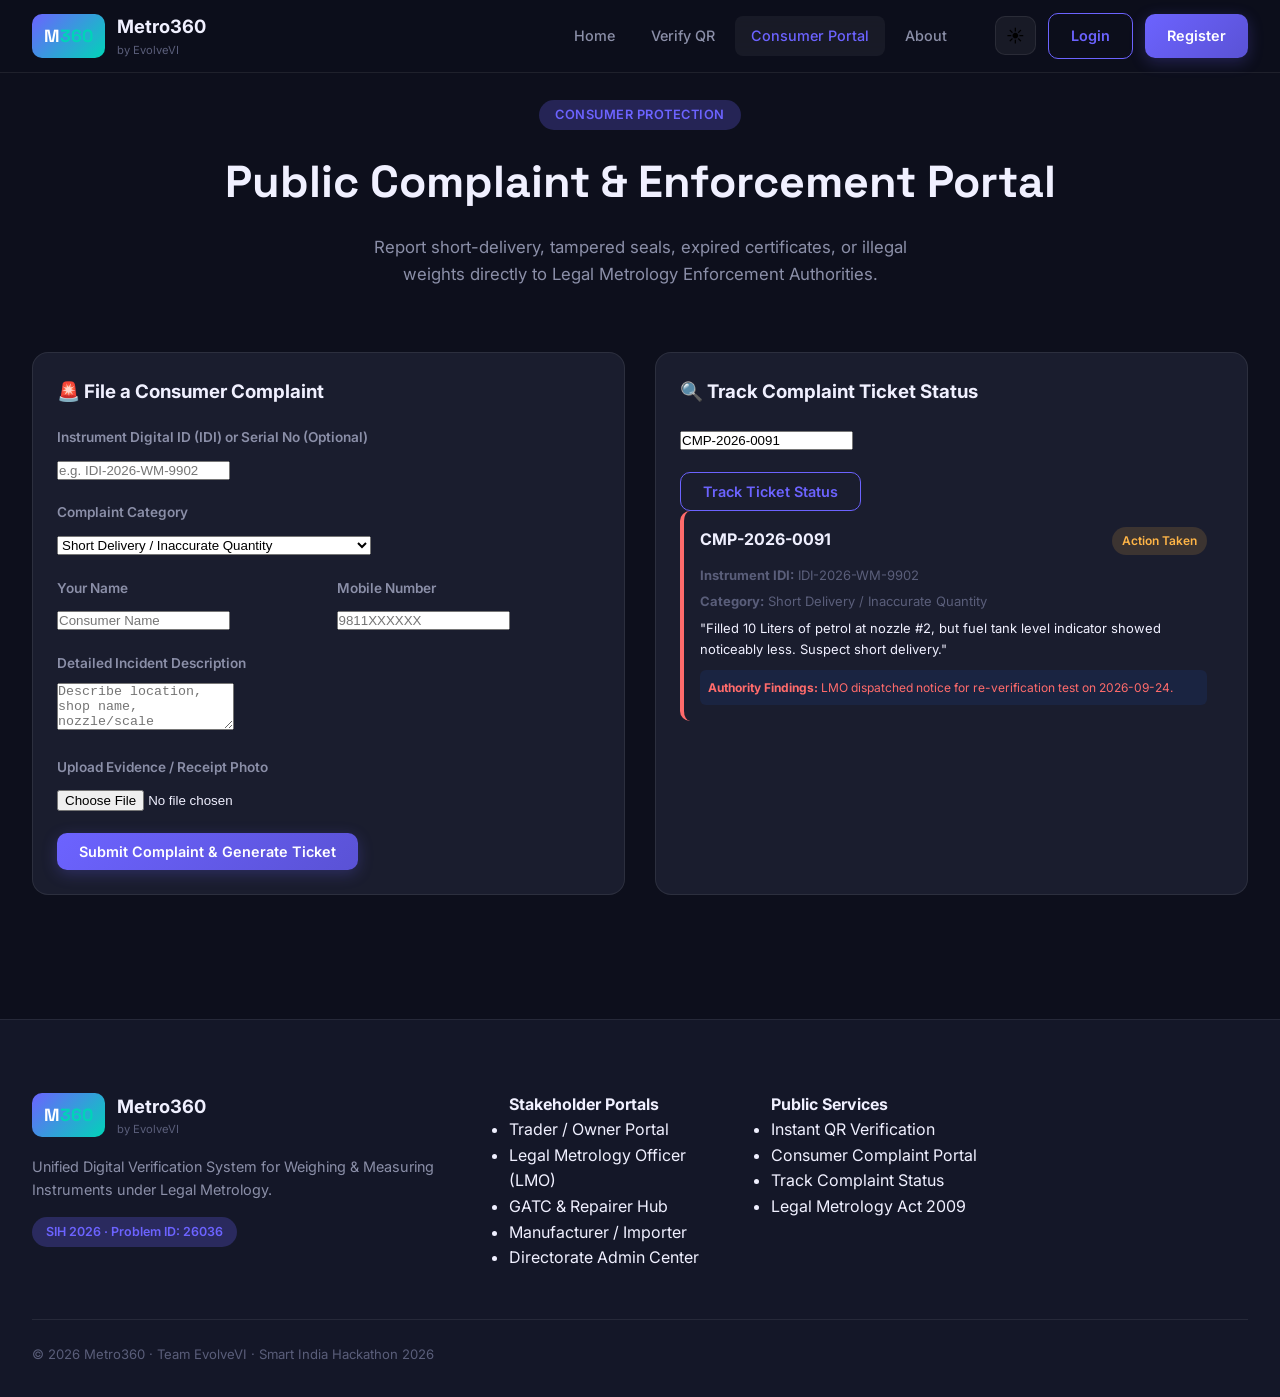
<file: pages/consumer.html>
<!DOCTYPE html>
<html lang="en" data-theme="dark">
<head>
  <meta charset="UTF-8" />
  <title>Consumer Portal &amp; Complaint System — Metro360</title>
  <link href="https://fonts.googleapis.com/css2?family=Inter:wght@300;400;500;600;700;800;900&family=Space+Grotesk:wght@400;500;600;700&display=swap" rel="stylesheet" />
  <link rel="stylesheet" href="../css/styles.css" />
</head>
<body>
  
  <nav class="navbar" id="navbar">
    <div class="nav-container">
      <a href="../index.html" class="nav-logo">
        <div class="logo-icon">M<span>360</span></div>
        <div class="logo-text">
          <span class="logo-name">Metro360</span>
          <span class="logo-sub">by EvolveVI</span>
        </div>
      </a>
      <div class="nav-links">
        <a href="../index.html" class="nav-link">Home</a>
        <a href="verify.html" class="nav-link ">Verify QR</a>
        <a href="consumer.html" class="nav-link active">Consumer Portal</a>
        <a href="about.html" class="nav-link ">About</a>
      </div>
      <div class="nav-actions">
        <button class="theme-toggle" id="themeToggle" title="Toggle theme"><span class="theme-icon">🌙</span></button>
        <a href="login.html" class="btn btn-outline">Login</a>
        <a href="register.html" class="btn btn-primary">Register</a>
      </div>
      <button class="hamburger" id="hamburger"><span></span><span></span><span></span></button>
    </div>
    <div class="mobile-menu" id="mobileMenu">
      <a href="../index.html" class="mobile-link">Home</a>
      <a href="verify.html" class="mobile-link">Verify QR</a>
      <a href="consumer.html" class="mobile-link">Consumer Portal</a>
      <a href="about.html" class="mobile-link">About</a>
      <a href="login.html" class="mobile-link">Login</a>
      <a href="register.html" class="mobile-link">Register</a>
    </div>
  </nav>


  <section class="section">
    <div class="container">
      <div class="section-header">
        <span class="section-tag">Consumer Protection</span>
        <h1 class="section-title">Public Complaint &amp; Enforcement Portal</h1>
        <p class="section-desc">Report short-delivery, tampered seals, expired certificates, or illegal weights directly to Legal Metrology Enforcement Authorities.</p>
      </div>

      <div class="grid-2" style="display:grid; grid-template-columns:1fr 1fr; gap:30px;">

        <!-- File Complaint Form -->
        <div class="card p-4">
          <h3 style="margin-bottom:20px;">🚨 File a Consumer Complaint</h3>
          <form onsubmit="handleConsumerComplaint(event)">
            <div class="form-group">
              <label class="form-label">Instrument Digital ID (IDI) or Serial No (Optional)</label>
              <input type="text" class="form-control" id="cmpIdi" placeholder="e.g. IDI-2026-WM-9902" />
            </div>

            <div class="form-group">
              <label class="form-label">Complaint Category</label>
              <select class="form-control" id="cmpCat" required>
                <option value="Short Delivery / Inaccurate Quantity">Short Delivery / Inaccurate Quantity</option>
                <option value="Expired Verification Seal / Unstamped Equipment">Expired Verification Seal / Unstamped Equipment</option>
                <option value="Tampered Physical Lead Seal">Tampered Physical Lead Seal</option>
                <option value="Overcharging / Non-Standard Weight">Overcharging / Non-Standard Weight</option>
              </select>
            </div>

            <div class="form-row">
              <div class="form-group">
                <label class="form-label">Your Name</label>
                <input type="text" class="form-control" id="cmpName" placeholder="Consumer Name" required />
              </div>
              <div class="form-group">
                <label class="form-label">Mobile Number</label>
                <input type="tel" class="form-control" id="cmpPhone" placeholder="9811XXXXXX" required />
              </div>
            </div>

            <div class="form-group">
              <label class="form-label">Detailed Incident Description</label>
              <textarea class="form-control" id="cmpDesc" rows="3" placeholder="Describe location, shop name, nozzle/scale number..." required></textarea>
            </div>

            <div class="form-group">
              <label class="form-label">Upload Evidence / Receipt Photo</label>
              <input type="file" class="form-control" accept="image/*" />
            </div>

            <button type="submit" class="btn btn-primary btn-block">Submit Complaint &amp; Generate Ticket</button>
          </form>
        </div>

        <!-- Track Complaint Status -->
        <div class="card p-4" id="track">
          <h3 style="margin-bottom:20px;">🔍 Track Complaint Ticket Status</h3>
          <div class="form-group">
            <input type="text" class="form-control" id="trackQuery" placeholder="Enter Ticket Reference (e.g. CMP-2026-0091)..." value="CMP-2026-0091" />
          </div>
          <button class="btn btn-outline btn-block mb-4" onclick="trackComplaint()">Track Ticket Status</button>

          <div id="trackResult">
            <!-- JS populated -->
          </div>
        </div>

      </div>
    </div>
  </section>

  
  <footer class="footer">
    <div class="container">
      <div class="footer-grid">
        <div class="footer-brand">
          <div class="nav-logo">
            <div class="logo-icon">M<span>360</span></div>
            <div class="logo-text"><span class="logo-name">Metro360</span><span class="logo-sub">by EvolveVI</span></div>
          </div>
          <p>Unified Digital Verification System for Weighing &amp; Measuring Instruments under Legal Metrology.</p>
          <div class="footer-badge">SIH 2026 &middot; Problem ID: 26036</div>
        </div>
        <div class="footer-col">
          <h4>Stakeholder Portals</h4>
          <ul>
            <li><a href="owner.html">Trader / Owner Portal</a></li>
            <li><a href="lmo.html">Legal Metrology Officer (LMO)</a></li>
            <li><a href="gatc.html">GATC &amp; Repairer Hub</a></li>
            <li><a href="manufacturer.html">Manufacturer / Importer</a></li>
            <li><a href="admin.html">Directorate Admin Center</a></li>
          </ul>
        </div>
        <div class="footer-col">
          <h4>Public Services</h4>
          <ul>
            <li><a href="verify.html">Instant QR Verification</a></li>
            <li><a href="consumer.html">Consumer Complaint Portal</a></li>
            <li><a href="consumer.html#track">Track Complaint Status</a></li>
            <li><a href="about.html">Legal Metrology Act 2009</a></li>
          </ul>
        </div>
      </div>
      <div class="footer-bottom">
        <p>&copy; 2026 Metro360 &middot; Team EvolveVI &middot; Smart India Hackathon 2026</p>
      </div>
    </div>
  </footer>
  <script src="../js/data.js"></script>
  <script src="../js/app.js"></script>

  <script>
    document.addEventListener('DOMContentLoaded', () => {
      const urlParams = new URLSearchParams(window.location.search);
      const idiParam = urlParams.get('idi');
      if (idiParam) document.getElementById('cmpIdi').value = idiParam;
      trackComplaint();
    });

    function handleConsumerComplaint(e) {
      e.preventDefault();
      const db = getDB();
      const idi = document.getElementById('cmpIdi').value || 'IDI-2026-WM-9902';
      const cat = document.getElementById('cmpCat').value;
      const name = document.getElementById('cmpName').value;
      const phone = document.getElementById('cmpPhone').value;
      const desc = document.getElementById('cmpDesc').value;

      const newTicket = {
        ticketId: `CMP-2026-${Math.floor(1000 + Math.random() * 9000)}`,
        idi: idi,
        serialNo: 'SN-AUTO',
        complainantName: name,
        phone: phone,
        category: cat,
        description: desc,
        submittedDate: new Date().toISOString().split('T')[0],
        status: 'Submitted',
        officerAssigned: 'Officer V. K. Sharma',
        findings: 'Complaint logged into automated Legal Metrology cross-checking engine.'
      };

      db.complaints.unshift(newTicket);
      saveDB(db);

      showToast(`Complaint Ticket ${newTicket.ticketId} generated! Assigned to Legal Metrology Officer.`, 'success');
      document.getElementById('trackQuery').value = newTicket.ticketId;
      trackComplaint();
    }

    function trackComplaint() {
      const query = document.getElementById('trackQuery').value.trim();
      const db = getDB();
      const cmp = db.complaints.find(c => c.ticketId.toLowerCase() === query.toLowerCase() || c.idi.toLowerCase() === query.toLowerCase());
      const box = document.getElementById('trackResult');

      if (!cmp) {
        box.innerHTML = `<div style="color:var(--text-muted);">No ticket record found for "${query}".</div>`;
        return;
      }

      box.innerHTML = `
        <div style="background:var(--bg-card-hover); padding:16px; border-radius:10px; border-left:4px solid var(--accent);">
          <div style="display:flex; justify-content:space-between; margin-bottom:10px;">
            <strong>${cmp.ticketId}</strong>
            <span class="badge badge-warning">${cmp.status}</span>
          </div>
          <div style="font-size:13px; color:var(--text-muted); margin-bottom:6px;"><strong>Instrument IDI:</strong> ${cmp.idi}</div>
          <div style="font-size:13px; color:var(--text-muted); margin-bottom:6px;"><strong>Category:</strong> ${cmp.category}</div>
          <div style="font-size:13px; margin-bottom:10px;">"${cmp.description}"</div>
          <div style="font-size:12px; background:rgba(37,99,235,0.1); padding:8px; border-radius:6px; color:var(--accent);">
            <strong>Authority Findings:</strong> ${cmp.findings}
          </div>
        </div>
      `;
    }
  </script>
</body>
</html>
</file>
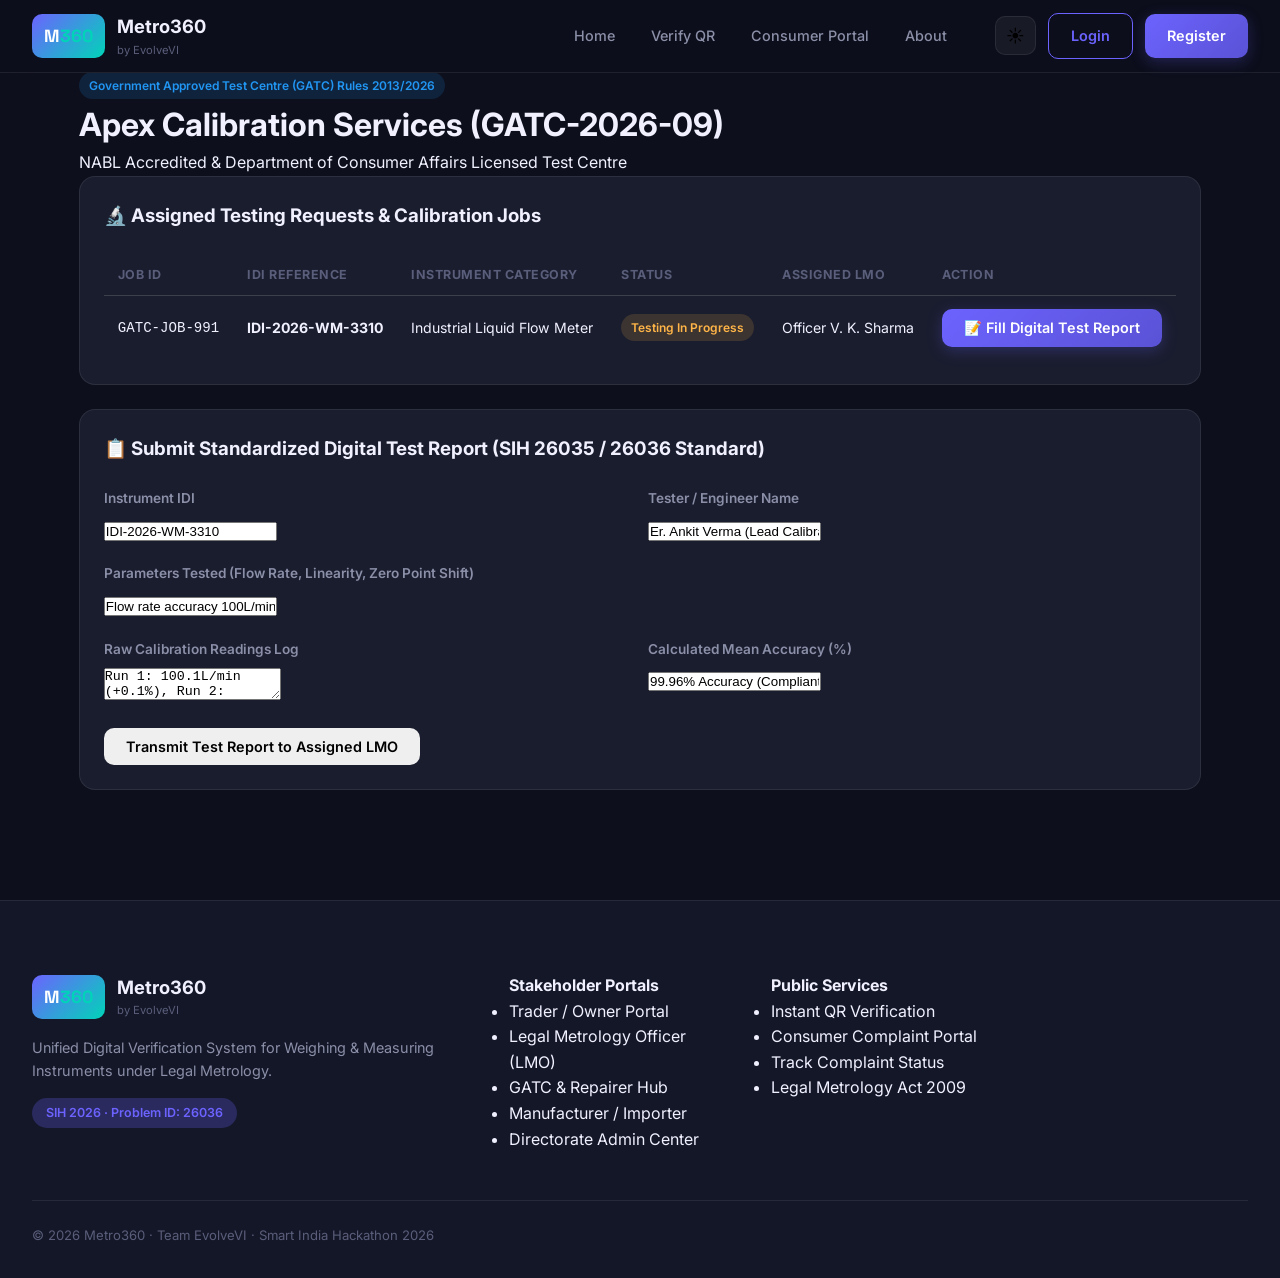
<file: pages/gatc.html>
<!DOCTYPE html>
<html lang="en" data-theme="dark">
<head>
  <meta charset="UTF-8" />
  <title>GATC &amp; Repairer Hub — Metro360</title>
  <link href="https://fonts.googleapis.com/css2?family=Inter:wght@300;400;500;600;700;800;900&family=Space+Grotesk:wght@400;500;600;700&display=swap" rel="stylesheet" />
  <link rel="stylesheet" href="../css/styles.css" />
</head>
<body>
  
  <nav class="navbar" id="navbar">
    <div class="nav-container">
      <a href="../index.html" class="nav-logo">
        <div class="logo-icon">M<span>360</span></div>
        <div class="logo-text">
          <span class="logo-name">Metro360</span>
          <span class="logo-sub">by EvolveVI</span>
        </div>
      </a>
      <div class="nav-links">
        <a href="../index.html" class="nav-link">Home</a>
        <a href="verify.html" class="nav-link ">Verify QR</a>
        <a href="consumer.html" class="nav-link ">Consumer Portal</a>
        <a href="about.html" class="nav-link ">About</a>
      </div>
      <div class="nav-actions">
        <button class="theme-toggle" id="themeToggle" title="Toggle theme"><span class="theme-icon">🌙</span></button>
        <a href="login.html" class="btn btn-outline">Login</a>
        <a href="register.html" class="btn btn-primary">Register</a>
      </div>
      <button class="hamburger" id="hamburger"><span></span><span></span><span></span></button>
    </div>
    <div class="mobile-menu" id="mobileMenu">
      <a href="../index.html" class="mobile-link">Home</a>
      <a href="verify.html" class="mobile-link">Verify QR</a>
      <a href="consumer.html" class="mobile-link">Consumer Portal</a>
      <a href="about.html" class="mobile-link">About</a>
      <a href="login.html" class="mobile-link">Login</a>
      <a href="register.html" class="mobile-link">Register</a>
    </div>
  </nav>


  <div class="dashboard-layout">
    <div class="container">
      <div class="dashboard-header">
        <div>
          <span class="badge badge-info">Government Approved Test Centre (GATC) Rules 2013/2026</span>
          <h1>Apex Calibration Services (GATC-2026-09)</h1>
          <p>NABL Accredited &amp; Department of Consumer Affairs Licensed Test Centre</p>
        </div>
      </div>

      <div class="card mb-4">
        <div class="card-header border-b">
          <h3>🔬 Assigned Testing Requests &amp; Calibration Jobs</h3>
        </div>
        <div class="card-body p-0">
          <div class="table-responsive">
            <table class="data-table">
              <thead>
                <tr>
                  <th>Job ID</th>
                  <th>IDI Reference</th>
                  <th>Instrument Category</th>
                  <th>Status</th>
                  <th>Assigned LMO</th>
                  <th>Action</th>
                </tr>
              </thead>
              <tbody>
                <tr>
                  <td><code>GATC-JOB-991</code></td>
                  <td><strong>IDI-2026-WM-3310</strong></td>
                  <td>Industrial Liquid Flow Meter</td>
                  <td><span class="badge badge-warning">Testing In Progress</span></td>
                  <td>Officer V. K. Sharma</td>
                  <td><button class="btn btn-xs btn-primary" onclick="showToast('Loading digital test report form for IDI-2026-WM-3310', 'info')">📝 Fill Digital Test Report</button></td>
                </tr>
              </tbody>
            </table>
          </div>
        </div>
      </div>

      <!-- Standardized Digital Test Report Form -->
      <div class="card">
        <div class="card-header border-b">
          <h3>📋 Submit Standardized Digital Test Report (SIH 26035 / 26036 Standard)</h3>
        </div>
        <div class="card-body">
          <form onsubmit="handleGatcSubmit(event)">
            <div class="form-row">
              <div class="form-group">
                <label class="form-label">Instrument IDI</label>
                <input type="text" class="form-control" value="IDI-2026-WM-3310" id="gatcIdi" readonly />
              </div>
              <div class="form-group">
                <label class="form-label">Tester / Engineer Name</label>
                <input type="text" class="form-control" value="Er. Ankit Verma (Lead Calibration Engineer)" id="gatcTester" required />
              </div>
            </div>

            <div class="form-group">
              <label class="form-label">Parameters Tested (Flow Rate, Linearity, Zero Point Shift)</label>
              <input type="text" class="form-control" value="Flow rate accuracy 100L/min, 500L/min, 1000L/min, Pressure drop check" id="gatcParams" required />
            </div>

            <div class="form-row">
              <div class="form-group">
                <label class="form-label">Raw Calibration Readings Log</label>
                <textarea class="form-control" id="gatcRaw" rows="2" required>Run 1: 100.1L/min (+0.1%), Run 2: 500.2L/min (+0.04%), Run 3: 999.8L/min (-0.02%)</textarea>
              </div>
              <div class="form-group">
                <label class="form-label">Calculated Mean Accuracy (%)</label>
                <input type="text" class="form-control" id="gatcAcc" value="99.96% Accuracy (Compliant)" required />
              </div>
            </div>

            <button type="submit" class="btn btn-success">Transmit Test Report to Assigned LMO</button>
          </form>
        </div>
      </div>
    </div>
  </div>

  
  <footer class="footer">
    <div class="container">
      <div class="footer-grid">
        <div class="footer-brand">
          <div class="nav-logo">
            <div class="logo-icon">M<span>360</span></div>
            <div class="logo-text"><span class="logo-name">Metro360</span><span class="logo-sub">by EvolveVI</span></div>
          </div>
          <p>Unified Digital Verification System for Weighing &amp; Measuring Instruments under Legal Metrology.</p>
          <div class="footer-badge">SIH 2026 &middot; Problem ID: 26036</div>
        </div>
        <div class="footer-col">
          <h4>Stakeholder Portals</h4>
          <ul>
            <li><a href="owner.html">Trader / Owner Portal</a></li>
            <li><a href="lmo.html">Legal Metrology Officer (LMO)</a></li>
            <li><a href="gatc.html">GATC &amp; Repairer Hub</a></li>
            <li><a href="manufacturer.html">Manufacturer / Importer</a></li>
            <li><a href="admin.html">Directorate Admin Center</a></li>
          </ul>
        </div>
        <div class="footer-col">
          <h4>Public Services</h4>
          <ul>
            <li><a href="verify.html">Instant QR Verification</a></li>
            <li><a href="consumer.html">Consumer Complaint Portal</a></li>
            <li><a href="consumer.html#track">Track Complaint Status</a></li>
            <li><a href="about.html">Legal Metrology Act 2009</a></li>
          </ul>
        </div>
      </div>
      <div class="footer-bottom">
        <p>&copy; 2026 Metro360 &middot; Team EvolveVI &middot; Smart India Hackathon 2026</p>
      </div>
    </div>
  </footer>
  <script src="../js/data.js"></script>
  <script src="../js/app.js"></script>

  <script>
    function handleGatcSubmit(e) {
      e.preventDefault();
      const db = getDB();
      const newRep = {
        reportId: `GATC-REP-2026-${Math.floor(100 + Math.random() * 900)}`,
        idi: document.getElementById('gatcIdi').value,
        gatcName: 'Apex Calibration Services (GATC)',
        testerName: document.getElementById('gatcTester').value,
        testDate: new Date().toISOString().split('T')[0],
        parametersTested: document.getElementById('gatcParams').value,
        measuredAccuracy: document.getElementById('gatcAcc').value,
        status: 'PASSED & TRANSMITTED TO LMO',
        rawReadings: document.getElementById('gatcRaw').value
      };
      db.gatcTestReports.unshift(newRep);
      saveDB(db);
      showToast(`Digital Test Report ${newRep.reportId} submitted to LMO Officer V. K. Sharma!`, 'success');
    }
  </script>
</body>
</html>
</file>
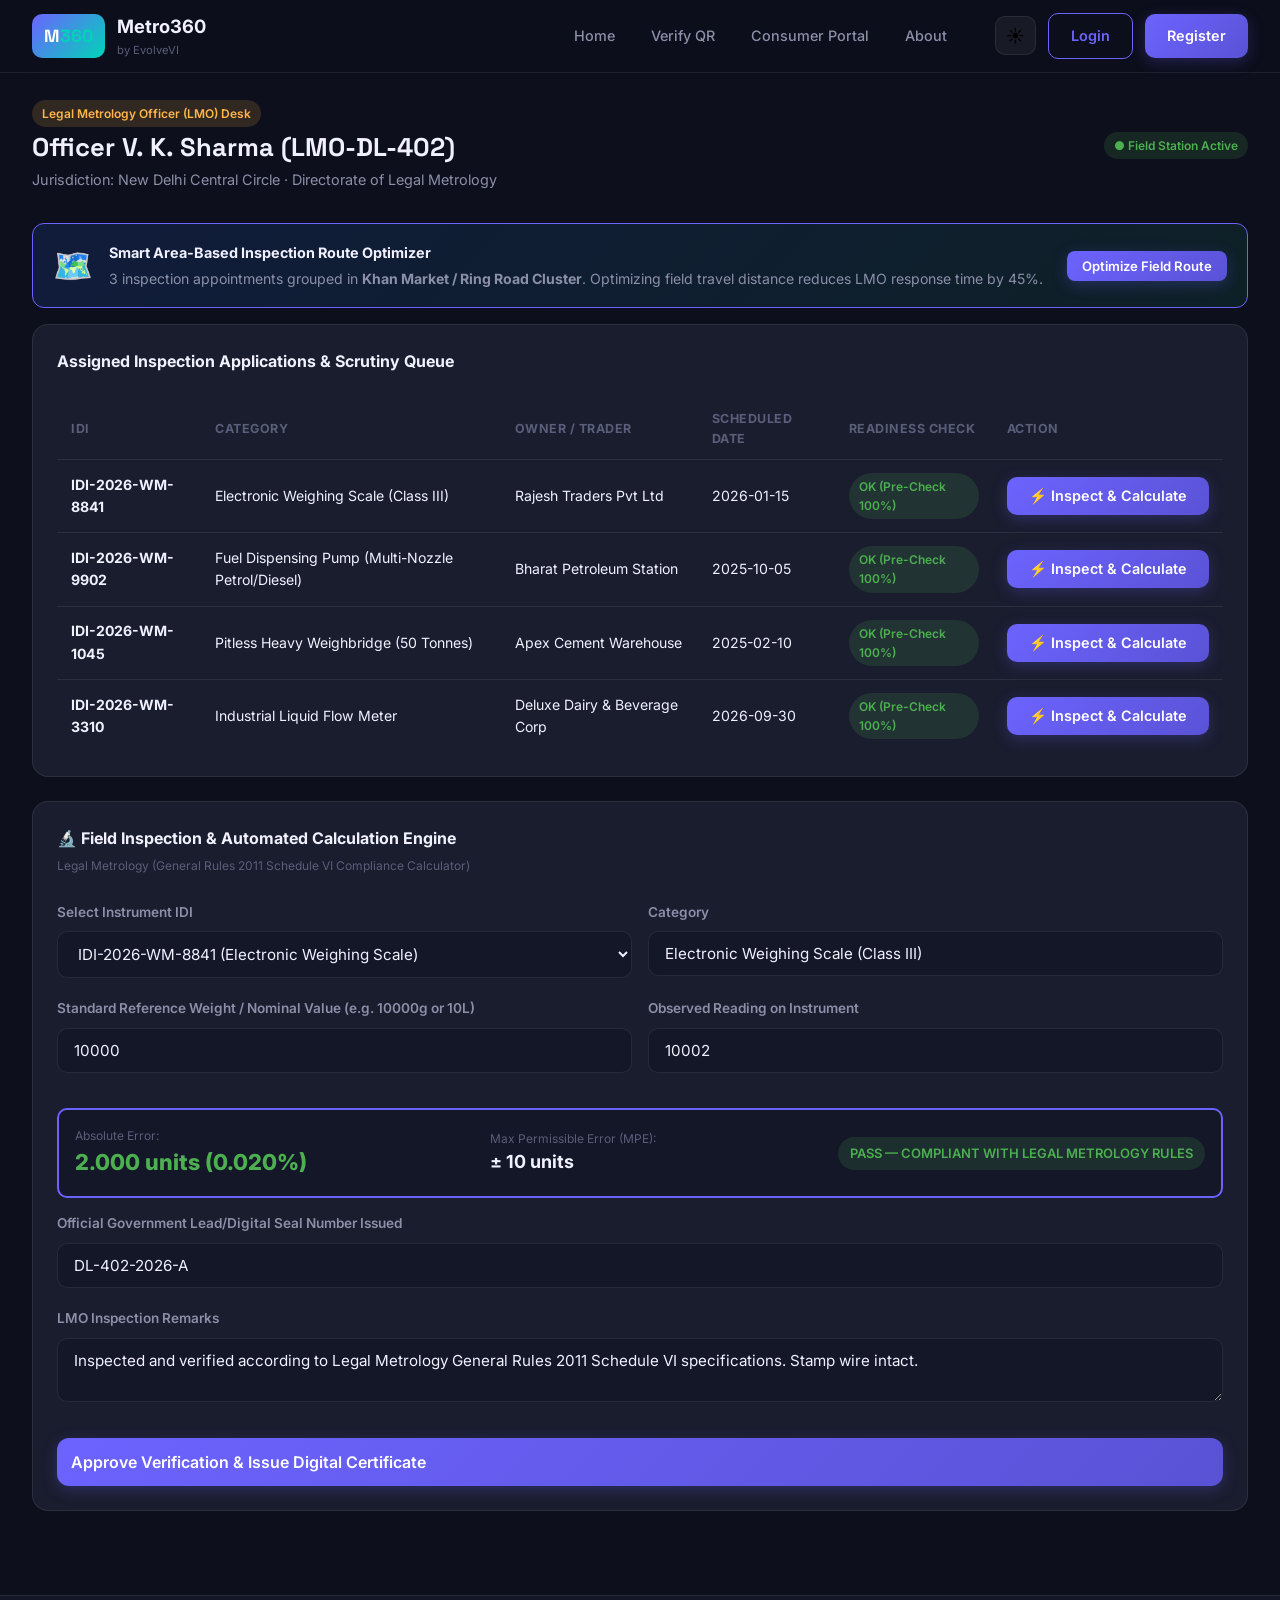
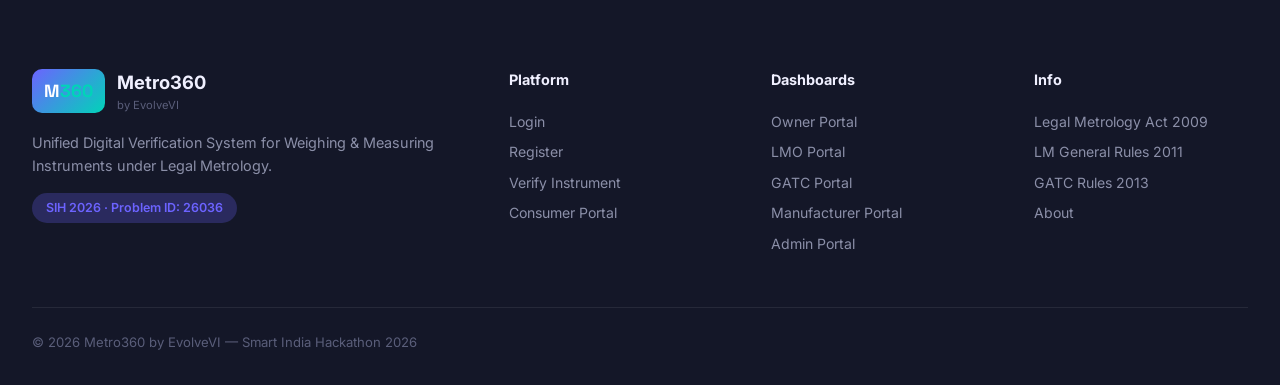
<file: pages/lmo.html>
<!DOCTYPE html>
<html lang="en" data-theme="dark">
<head>
  <meta charset="UTF-8" />
  <meta name="viewport" content="width=device-width, initial-scale=1.0" />
  <title>LMO Officer Portal — Metro360</title>
  <link href="https://fonts.googleapis.com/css2?family=Inter:wght@300;400;500;600;700;800;900&family=Space+Grotesk:wght@400;500;600;700&display=swap" rel="stylesheet" />
  <link rel="stylesheet" href="../css/styles.css" />
</head>
<body>
  <nav class="navbar" id="navbar">
    <div class="nav-container">
      <a href="../index.html" class="nav-logo">
        <div class="logo-icon">M<span>360</span></div>
        <div class="logo-text">
          <span class="logo-name">Metro360</span>
          <span class="logo-sub">by EvolveVI</span>
        </div>
      </a>
      <div class="nav-links">
        <a href="../index.html" class="nav-link">Home</a>
        <a href="verify.html" class="nav-link">Verify QR</a>
        <a href="consumer.html" class="nav-link">Consumer Portal</a>
        <a href="about.html" class="nav-link">About</a>
      </div>
      <div class="nav-actions">
        <button class="theme-toggle" id="themeToggle" title="Toggle theme"><span class="theme-icon">🌙</span></button>
        <a href="login.html" class="btn btn-outline">Login</a>
        <a href="register.html" class="btn btn-primary">Register</a>
      </div>
      <button class="hamburger" id="hamburger"><span></span><span></span><span></span></button>
    </div>
    <div class="mobile-menu" id="mobileMenu">
      <a href="../index.html" class="mobile-link">Home</a>
      <a href="verify.html" class="mobile-link">Verify QR</a>
      <a href="consumer.html" class="mobile-link">Consumer Portal</a>
      <a href="about.html" class="mobile-link">About</a>
      <a href="login.html" class="mobile-link">Login</a>
      <a href="register.html" class="mobile-link">Register</a>
    </div>
  </nav>

  <div class="dashboard-layout" style="padding-top:100px; padding-bottom:60px;">
    <div class="container">
      <div class="dash-header">
        <div>
          <span class="badge badge-warning">Legal Metrology Officer (LMO) Desk</span>
          <h1 class="dash-title">Officer V. K. Sharma (LMO-DL-402)</h1>
          <p class="dash-subtitle">Jurisdiction: New Delhi Central Circle &middot; Directorate of Legal Metrology</p>
        </div>
        <div class="dash-actions">
          <span class="badge badge-success">● Field Station Active</span>
        </div>
      </div>

      <!-- Smart Area-Based Route Optimizing Banner -->
      <div class="info-box mb-4" style="background: linear-gradient(135deg, rgba(37,99,235,0.15), rgba(16,185,129,0.1)); border:1px solid var(--primary); display:flex; align-items:center; gap:16px; flex-wrap:wrap;">
        <div style="font-size:2rem;">🗺️</div>
        <div style="flex:1;">
          <h4 style="font-weight:700; margin-bottom:4px;">Smart Area-Based Inspection Route Optimizer</h4>
          <p style="color:var(--text-secondary); font-size:0.88rem;">3 inspection appointments grouped in <strong>Khan Market / Ring Road Cluster</strong>. Optimizing field travel distance reduces LMO response time by 45%.</p>
        </div>
        <button class="btn btn-sm btn-primary" onclick="showToast('Optimized route map loaded for Khan Market Cluster', 'success')">Optimize Field Route</button>
      </div>

      <div class="card mb-4">
        <div class="card-header border-b">
          <h3 class="card-title">Assigned Inspection Applications &amp; Scrutiny Queue</h3>
        </div>
        <div class="table-wrapper">
          <table>
            <thead>
              <tr>
                <th>IDI</th>
                <th>Category</th>
                <th>Owner / Trader</th>
                <th>Scheduled Date</th>
                <th>Readiness Check</th>
                <th>Action</th>
              </tr>
            </thead>
            <tbody id="lmoAppTable">
              <!-- JS populated -->
            </tbody>
          </table>
        </div>
      </div>

      <!-- Automated Inspection & Calculation Engine Module -->
      <div class="card">
        <div class="card-header border-b">
          <div>
            <h3 class="card-title">🔬 Field Inspection &amp; Automated Calculation Engine</h3>
            <span style="font-size:12px; color:var(--text-muted);">Legal Metrology (General Rules 2011 Schedule VI Compliance Calculator)</span>
          </div>
        </div>
        <div>
          <form onsubmit="handleInspectionCalc(event)">
            <div class="form-row">
              <div class="form-group">
                <label class="form-label">Select Instrument IDI</label>
                <select class="form-select" id="calcIdi" onchange="populateCalcFields()">
                  <option value="IDI-2026-WM-8841">IDI-2026-WM-8841 (Electronic Weighing Scale)</option>
                  <option value="IDI-2026-WM-9902">IDI-2026-WM-9902 (Fuel Dispensing Pump)</option>
                  <option value="IDI-2026-WM-1045">IDI-2026-WM-1045 (Weighbridge 50T)</option>
                  <option value="IDI-2026-WM-3310">IDI-2026-WM-3310 (Liquid Flow Meter)</option>
                </select>
              </div>
              <div class="form-group">
                <label class="form-label">Category</label>
                <input type="text" class="form-input" id="calcCat" readonly value="Electronic Weighing Scale (Class III)" />
              </div>
            </div>

            <div class="form-row">
              <div class="form-group">
                <label class="form-label">Standard Reference Weight / Nominal Value (e.g. 10000g or 10L)</label>
                <input type="number" step="0.001" class="form-input" id="calcNominal" placeholder="10000" value="10000" required oninput="runLiveCalc()" />
              </div>
              <div class="form-group">
                <label class="form-label">Observed Reading on Instrument</label>
                <input type="number" step="0.001" class="form-input" id="calcObserved" placeholder="10002" value="10002" required oninput="runLiveCalc()" />
              </div>
            </div>

            <div id="calcResultBox" style="background:var(--bg-secondary); padding:16px; border-radius:10px; border:2px solid var(--primary); margin:15px 0;">
              <!-- Live calc result output -->
            </div>

            <div class="form-group">
              <label class="form-label">Official Government Lead/Digital Seal Number Issued</label>
              <input type="text" class="form-input" id="calcSeal" value="DL-402-2026-A" required />
            </div>

            <div class="form-group">
              <label class="form-label">LMO Inspection Remarks</label>
              <textarea class="form-input" id="calcRemarks" rows="2">Inspected and verified according to Legal Metrology General Rules 2011 Schedule VI specifications. Stamp wire intact.</textarea>
            </div>

            <button type="submit" class="btn btn-primary btn-block form-submit">Approve Verification &amp; Issue Digital Certificate</button>
          </form>
        </div>
      </div>

    </div>
  </div>

  <footer class="footer">
    <div class="container">
      <div class="footer-grid">
        <div class="footer-brand">
          <div class="nav-logo">
            <div class="logo-icon">M<span>360</span></div>
            <div class="logo-text"><span class="logo-name">Metro360</span><span class="logo-sub">by EvolveVI</span></div>
          </div>
          <p>Unified Digital Verification System for Weighing &amp; Measuring Instruments under Legal Metrology.</p>
          <div class="footer-badge">SIH 2026 &middot; Problem ID: 26036</div>
        </div>
        <div class="footer-links">
          <h4>Platform</h4>
          <a href="login.html">Login</a>
          <a href="register.html">Register</a>
          <a href="verify.html">Verify Instrument</a>
          <a href="consumer.html">Consumer Portal</a>
        </div>
        <div class="footer-links">
          <h4>Dashboards</h4>
          <a href="owner.html">Owner Portal</a>
          <a href="lmo.html">LMO Portal</a>
          <a href="gatc.html">GATC Portal</a>
          <a href="manufacturer.html">Manufacturer Portal</a>
          <a href="admin.html">Admin Portal</a>
        </div>
        <div class="footer-links">
          <h4>Info</h4>
          <a href="about.html">Legal Metrology Act 2009</a>
          <a href="about.html">LM General Rules 2011</a>
          <a href="about.html">GATC Rules 2013</a>
          <a href="about.html">About</a>
        </div>
      </div>
      <div class="footer-bottom">
        <p>&copy; 2026 Metro360 by EvolveVI &mdash; Smart India Hackathon 2026</p>
      </div>
    </div>
  </footer>

  <script src="../js/data.js"></script>
  <script src="../js/app.js"></script>
  <script>
    document.addEventListener('DOMContentLoaded', () => {
      renderLmoDashboard();
      runLiveCalc();
    });

    function renderLmoDashboard() {
      const db = getDB();
      const tbody = document.getElementById('lmoAppTable');
      tbody.innerHTML = '';

      db.instruments.forEach(inst => {
        const tr = document.createElement('tr');
        tr.innerHTML = `
          <td><strong>${inst.idi}</strong></td>
          <td>${inst.category}</td>
          <td>${inst.ownerName}</td>
          <td>${inst.verificationDate !== '-' ? inst.verificationDate : '2026-09-30'}</td>
          <td><span class="badge badge-success">OK (Pre-Check 100%)</span></td>
          <td>
            <button class="btn btn-xs btn-primary" onclick="selectIdiForCalc('${inst.idi}')">⚡ Inspect &amp; Calculate</button>
          </td>
        `;
        tbody.appendChild(tr);
      });
    }

    function selectIdiForCalc(idi) {
      document.getElementById('calcIdi').value = idi;
      populateCalcFields();
      runLiveCalc();
      window.scrollTo({ top: document.getElementById('calcResultBox').offsetTop - 100, behavior: 'smooth' });
    }

    function populateCalcFields() {
      const db = getDB();
      const idi = document.getElementById('calcIdi').value;
      const inst = db.instruments.find(i => i.idi === idi);
      if (inst) {
        document.getElementById('calcCat').value = inst.category;
      }
    }

    function runLiveCalc() {
      const nom = parseFloat(document.getElementById('calcNominal').value);
      const obs = parseFloat(document.getElementById('calcObserved').value);
      const cat = document.getElementById('calcCat').value;

      const res = runVerificationCalculation(nom, obs, cat);
      const box = document.getElementById('calcResultBox');

      if (!res) {
        box.innerHTML = `<p style="color:var(--text-muted);">Enter nominal and observed values to compute Legal Metrology compliance error.</p>`;
        return;
      }

      const color = res.isCompliant ? 'var(--success)' : 'var(--accent)';

      box.innerHTML = `
        <div style="display:flex; justify-content:space-between; align-items:center; flex-wrap:wrap; gap:10px;">
          <div>
            <div style="font-size:12px; color:var(--text-muted);">Absolute Error:</div>
            <div style="font-size:22px; font-weight:800; color:${color};">${res.error} units (${res.errorPercent}%)</div>
          </div>
          <div>
            <div style="font-size:12px; color:var(--text-muted);">Max Permissible Error (MPE):</div>
            <div style="font-size:18px; font-weight:700;">± ${res.mpeAllowed} units</div>
          </div>
          <div>
            <span class="badge ${res.isCompliant ? 'badge-success' : 'badge-error'}" style="font-size:13px; padding:6px 12px;">${res.verdict}</span>
          </div>
        </div>
      `;
    }

    function handleInspectionCalc(e) {
      e.preventDefault();
      const db = getDB();
      const idi = document.getElementById('calcIdi').value;
      const nom = document.getElementById('calcNominal').value;
      const obs = document.getElementById('calcObserved').value;
      const seal = document.getElementById('calcSeal').value;
      const remarks = document.getElementById('calcRemarks').value;

      const inst = db.instruments.find(i => i.idi === idi);
      if (inst) {
        const today = new Date().toISOString().split('T')[0];
        const expiry = new Date(Date.now() + 365 * 86400000).toISOString().split('T')[0];

        inst.status = 'Verified';
        inst.verificationDate = today;
        inst.expiryDate = expiry;
        inst.certificateNo = `CERT-LM-2026-${Math.floor(10000 + Math.random() * 90000)}`;
        inst.stampDetails = `Government Seal #${seal}`;

        const newInsp = {
          inspectionId: `INSP-2026-${Math.floor(100 + Math.random() * 900)}`,
          idi: idi,
          lmoName: 'Officer V. K. Sharma',
          date: today,
          nominalValue: nom,
          observedReading: obs,
          errorVal: (obs - nom).toFixed(3),
          mpeAllowed: '± 5 g',
          result: 'PASS - COMPLIANT',
          stampedSealNo: seal,
          remarks: remarks
        };

        db.inspections.unshift(newInsp);
        saveDB(db);

        showToast(`Verification Approved for ${idi}! Certificate ${inst.certificateNo} generated.`, 'success');
        renderLmoDashboard();
        setTimeout(() => openCertificateWindow(idi), 800);
      }
    }
  </script>
</body>
</html>
</file>
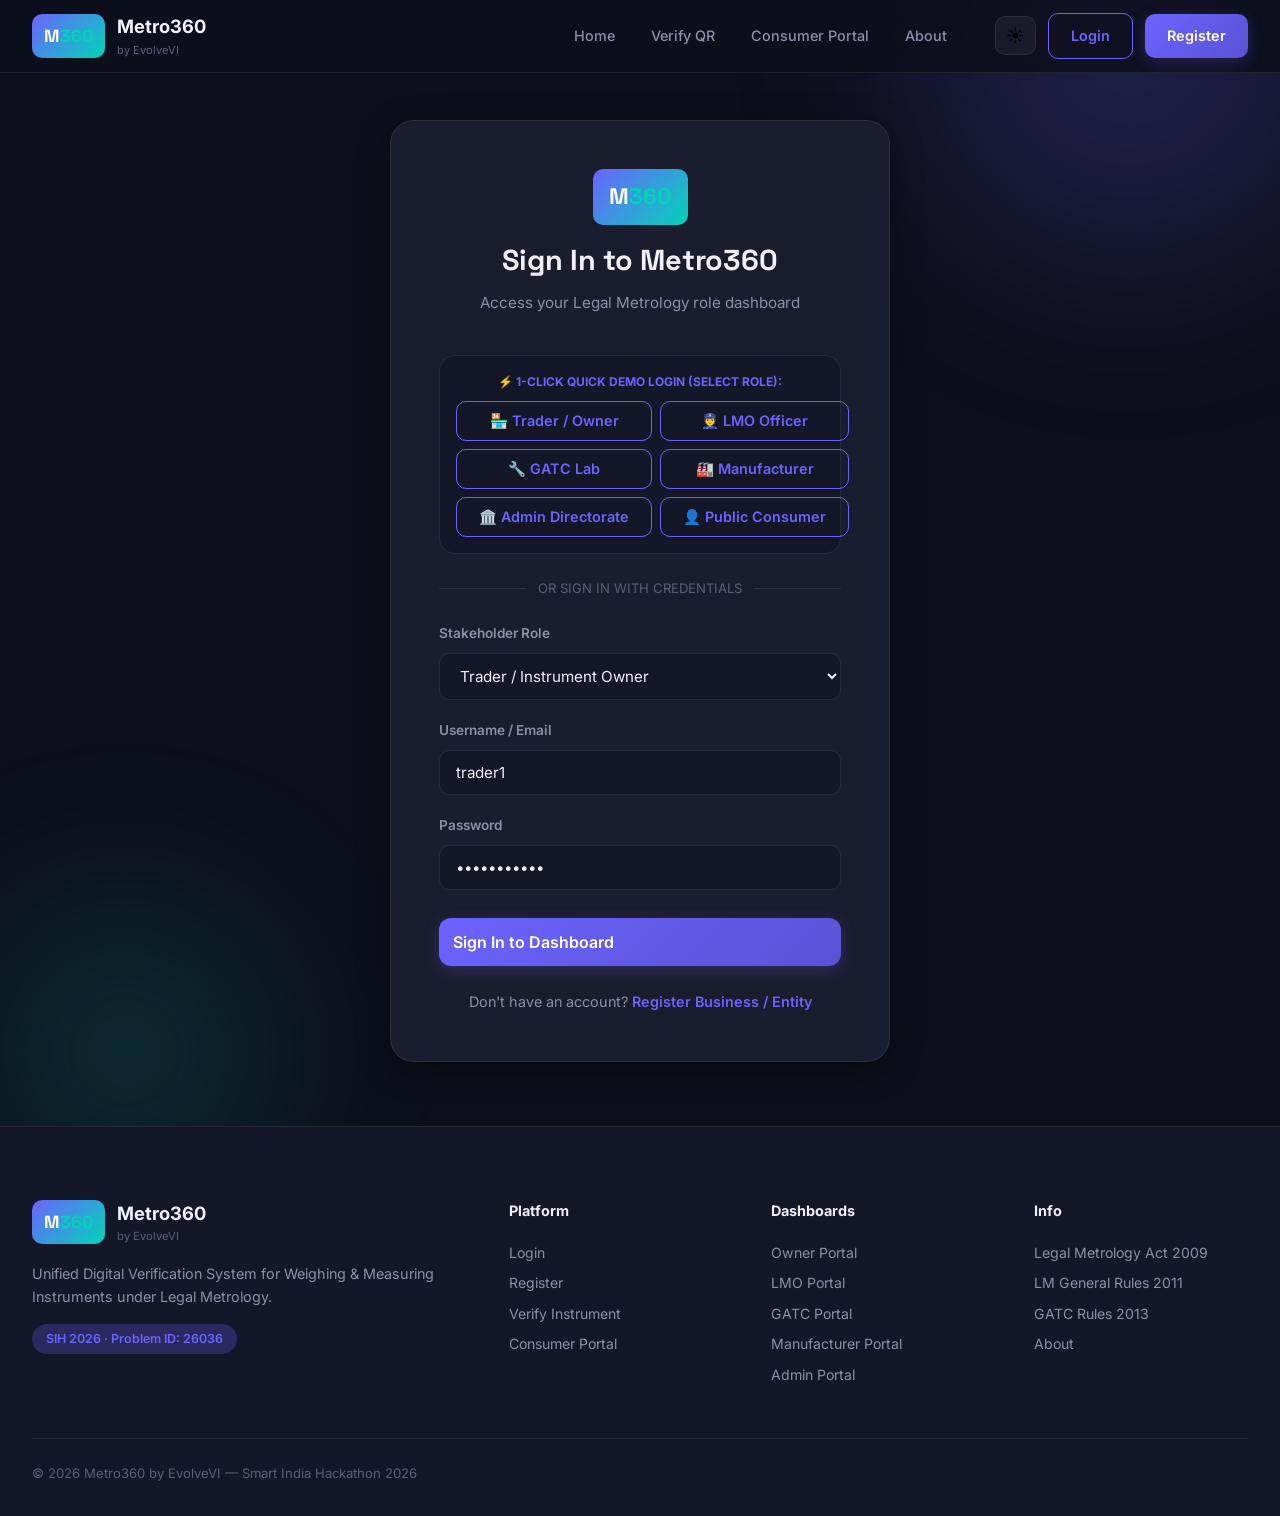
<file: pages/login.html>
<!DOCTYPE html>
<html lang="en" data-theme="dark">
<head>
  <meta charset="UTF-8" />
  <meta name="viewport" content="width=device-width, initial-scale=1.0" />
  <title>Login — Metro360 Unified Metrology Portal</title>
  <link rel="preconnect" href="https://fonts.googleapis.com" />
  <link rel="preconnect" href="https://fonts.gstatic.com" crossorigin />
  <link href="https://fonts.googleapis.com/css2?family=Inter:wght@300;400;500;600;700;800;900&family=Space+Grotesk:wght@400;500;600;700&display=swap" rel="stylesheet" />
  <link rel="stylesheet" href="../css/styles.css" />
</head>
<body>
  <nav class="navbar" id="navbar">
    <div class="nav-container">
      <a href="../index.html" class="nav-logo">
        <div class="logo-icon">M<span>360</span></div>
        <div class="logo-text">
          <span class="logo-name">Metro360</span>
          <span class="logo-sub">by EvolveVI</span>
        </div>
      </a>
      <div class="nav-links">
        <a href="../index.html" class="nav-link">Home</a>
        <a href="verify.html" class="nav-link">Verify QR</a>
        <a href="consumer.html" class="nav-link">Consumer Portal</a>
        <a href="about.html" class="nav-link">About</a>
      </div>
      <div class="nav-actions">
        <button class="theme-toggle" id="themeToggle" title="Toggle theme"><span class="theme-icon">🌙</span></button>
        <a href="login.html" class="btn btn-outline active">Login</a>
        <a href="register.html" class="btn btn-primary">Register</a>
      </div>
      <button class="hamburger" id="hamburger"><span></span><span></span><span></span></button>
    </div>
    <div class="mobile-menu" id="mobileMenu">
      <a href="../index.html" class="mobile-link">Home</a>
      <a href="verify.html" class="mobile-link">Verify QR</a>
      <a href="consumer.html" class="mobile-link">Consumer Portal</a>
      <a href="about.html" class="mobile-link">About</a>
      <a href="login.html" class="mobile-link">Login</a>
      <a href="register.html" class="mobile-link">Register</a>
    </div>
  </nav>

  <section class="auth-page">
    <div class="auth-bg">
      <div class="auth-orb-1"></div>
      <div class="auth-orb-2"></div>
    </div>
    <div class="container" style="display:flex; justify-content:center;">
      <div class="auth-card">
        <div class="auth-header">
          <div class="logo-icon" style="display:inline-block; font-size:1.4rem; padding:10px 16px; margin-bottom:12px;">M<span>360</span></div>
          <h1>Sign In to Metro360</h1>
          <p>Access your Legal Metrology role dashboard</p>
        </div>

        <div style="background:var(--bg-secondary); border:1px solid var(--border); border-radius:16px; padding:16px; margin-bottom:20px;">
          <div style="font-size:12px; font-weight:700; text-transform:uppercase; color:var(--primary); margin-bottom:10px; text-align:center;">
            ⚡ 1-Click Quick Demo Login (Select Role):
          </div>
          <div style="display:grid; grid-template-columns:1fr 1fr; gap:8px;">
            <button class="btn btn-xs btn-outline" style="justify-content:center;" onclick="quickLogin('owner')">🏪 Trader / Owner</button>
            <button class="btn btn-xs btn-outline" style="justify-content:center;" onclick="quickLogin('lmo')">👮 LMO Officer</button>
            <button class="btn btn-xs btn-outline" style="justify-content:center;" onclick="quickLogin('gatc')">🔧 GATC Lab</button>
            <button class="btn btn-xs btn-outline" style="justify-content:center;" onclick="quickLogin('manufacturer')">🏭 Manufacturer</button>
            <button class="btn btn-xs btn-outline" style="justify-content:center;" onclick="quickLogin('directorate')">🏛️ Admin Directorate</button>
            <button class="btn btn-xs btn-outline" style="justify-content:center;" onclick="quickLogin('consumer')">👤 Public Consumer</button>
          </div>
        </div>

        <div class="auth-divider"><span>OR SIGN IN WITH CREDENTIALS</span></div>

        <form id="loginForm" onsubmit="handleFormLogin(event)">
          <div class="form-group">
            <label class="form-label">Stakeholder Role</label>
            <select class="form-select" id="loginRole">
              <option value="owner">Trader / Instrument Owner</option>
              <option value="lmo">Legal Metrology Officer (LMO)</option>
              <option value="gatc">GATC / Licensed Repairer</option>
              <option value="manufacturer">Manufacturer / Importer</option>
              <option value="directorate">Directorate / Admin</option>
              <option value="consumer">General Consumer</option>
            </select>
          </div>

          <div class="form-group">
            <label class="form-label">Username / Email</label>
            <input type="text" class="form-input" id="loginUser" placeholder="Enter username" value="trader1" required />
          </div>

          <div class="form-group">
            <label class="form-label">Password</label>
            <input type="password" class="form-input" id="loginPass" placeholder="••••••••" value="password123" required />
          </div>

          <button type="submit" class="btn btn-primary btn-block form-submit">Sign In to Dashboard</button>
        </form>

        <div class="auth-link">
          Don't have an account? <a href="register.html">Register Business / Entity</a>
        </div>
      </div>
    </div>
  </section>

  <footer class="footer">
    <div class="container">
      <div class="footer-grid">
        <div class="footer-brand">
          <div class="nav-logo">
            <div class="logo-icon">M<span>360</span></div>
            <div class="logo-text"><span class="logo-name">Metro360</span><span class="logo-sub">by EvolveVI</span></div>
          </div>
          <p>Unified Digital Verification System for Weighing &amp; Measuring Instruments under Legal Metrology.</p>
          <div class="footer-badge">SIH 2026 &middot; Problem ID: 26036</div>
        </div>
        <div class="footer-links">
          <h4>Platform</h4>
          <a href="login.html">Login</a>
          <a href="register.html">Register</a>
          <a href="verify.html">Verify Instrument</a>
          <a href="consumer.html">Consumer Portal</a>
        </div>
        <div class="footer-links">
          <h4>Dashboards</h4>
          <a href="owner.html">Owner Portal</a>
          <a href="lmo.html">LMO Portal</a>
          <a href="gatc.html">GATC Portal</a>
          <a href="manufacturer.html">Manufacturer Portal</a>
          <a href="admin.html">Admin Portal</a>
        </div>
        <div class="footer-links">
          <h4>Info</h4>
          <a href="about.html">Legal Metrology Act 2009</a>
          <a href="about.html">LM General Rules 2011</a>
          <a href="about.html">GATC Rules 2013</a>
          <a href="about.html">About</a>
        </div>
      </div>
      <div class="footer-bottom">
        <p>&copy; 2026 Metro360 by EvolveVI &mdash; Smart India Hackathon 2026</p>
      </div>
    </div>
  </footer>

  <script src="../js/data.js"></script>
  <script src="../js/app.js"></script>
  <script>
    function handleFormLogin(e) {
      e.preventDefault();
      const role = document.getElementById('loginRole').value;
      quickLogin(role);
    }
  </script>
</body>
</html>
</file>
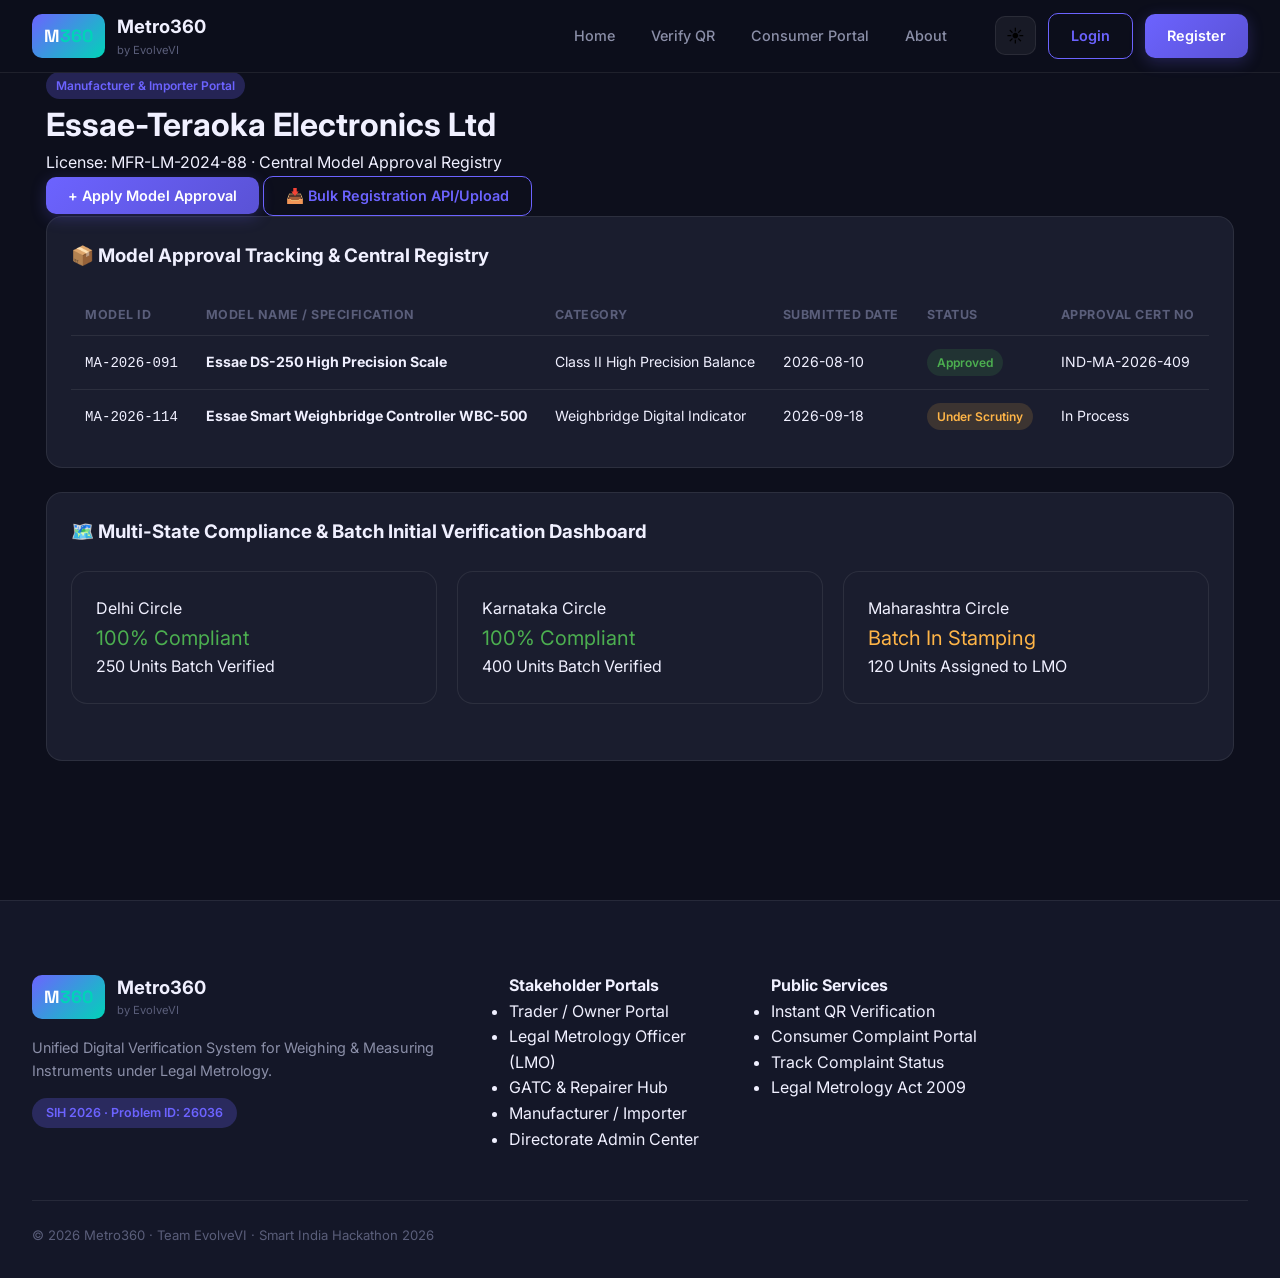
<file: pages/manufacturer.html>
<!DOCTYPE html>
<html lang="en" data-theme="dark">
<head>
  <meta charset="UTF-8" />
  <title>Manufacturer &amp; Importer Portal — Metro360</title>
  <link href="https://fonts.googleapis.com/css2?family=Inter:wght@300;400;500;600;700;800;900&family=Space+Grotesk:wght@400;500;600;700&display=swap" rel="stylesheet" />
  <link rel="stylesheet" href="../css/styles.css" />
</head>
<body>
  
  <nav class="navbar" id="navbar">
    <div class="nav-container">
      <a href="../index.html" class="nav-logo">
        <div class="logo-icon">M<span>360</span></div>
        <div class="logo-text">
          <span class="logo-name">Metro360</span>
          <span class="logo-sub">by EvolveVI</span>
        </div>
      </a>
      <div class="nav-links">
        <a href="../index.html" class="nav-link">Home</a>
        <a href="verify.html" class="nav-link ">Verify QR</a>
        <a href="consumer.html" class="nav-link ">Consumer Portal</a>
        <a href="about.html" class="nav-link ">About</a>
      </div>
      <div class="nav-actions">
        <button class="theme-toggle" id="themeToggle" title="Toggle theme"><span class="theme-icon">🌙</span></button>
        <a href="login.html" class="btn btn-outline">Login</a>
        <a href="register.html" class="btn btn-primary">Register</a>
      </div>
      <button class="hamburger" id="hamburger"><span></span><span></span><span></span></button>
    </div>
    <div class="mobile-menu" id="mobileMenu">
      <a href="../index.html" class="mobile-link">Home</a>
      <a href="verify.html" class="mobile-link">Verify QR</a>
      <a href="consumer.html" class="mobile-link">Consumer Portal</a>
      <a href="about.html" class="mobile-link">About</a>
      <a href="login.html" class="mobile-link">Login</a>
      <a href="register.html" class="mobile-link">Register</a>
    </div>
  </nav>


  <div class="dashboard-layout">
    <div class="container">
      <div class="dashboard-header">
        <div>
          <span class="badge badge-primary">Manufacturer &amp; Importer Portal</span>
          <h1>Essae-Teraoka Electronics Ltd</h1>
          <p>License: MFR-LM-2024-88 &middot; Central Model Approval Registry</p>
        </div>
        <div class="header-actions">
          <button class="btn btn-primary" onclick="openModelModal()">+ Apply Model Approval</button>
          <button class="btn btn-outline" onclick="openBulkModal()">📥 Bulk Registration API/Upload</button>
        </div>
      </div>

      <div class="card mb-4">
        <div class="card-header border-b">
          <h3>📦 Model Approval Tracking &amp; Central Registry</h3>
        </div>
        <div class="card-body p-0">
          <div class="table-responsive">
            <table class="data-table">
              <thead>
                <tr>
                  <th>Model ID</th>
                  <th>Model Name / Specification</th>
                  <th>Category</th>
                  <th>Submitted Date</th>
                  <th>Status</th>
                  <th>Approval Cert No</th>
                </tr>
              </thead>
              <tbody id="mfrModelTable">
                <!-- JS Populated -->
              </tbody>
            </table>
          </div>
        </div>
      </div>

      <!-- Multi-State Compliance Dashboard -->
      <div class="card">
        <div class="card-header border-b">
          <h3>🗺️ Multi-State Compliance &amp; Batch Initial Verification Dashboard</h3>
        </div>
        <div class="card-body">
          <div class="stats-grid">
            <div class="stat-card">
              <div class="sc-title">Delhi Circle</div>
              <div class="sc-value" style="font-size:20px; color:var(--success);">100% Compliant</div>
              <div class="sc-sub">250 Units Batch Verified</div>
            </div>
            <div class="stat-card">
              <div class="sc-title">Karnataka Circle</div>
              <div class="sc-value" style="font-size:20px; color:var(--success);">100% Compliant</div>
              <div class="sc-sub">400 Units Batch Verified</div>
            </div>
            <div class="stat-card">
              <div class="sc-title">Maharashtra Circle</div>
              <div class="sc-value" style="font-size:20px; color:var(--warning);">Batch In Stamping</div>
              <div class="sc-sub">120 Units Assigned to LMO</div>
            </div>
          </div>
        </div>
      </div>
    </div>
  </div>

  <!-- Model Approval Modal -->
  <div class="modal-overlay" id="modelModalOverlay">
    <div class="modal" id="modelModal">
      <div class="modal-header">
        <h3 class="modal-title">Submit Model Approval Application</h3>
        <button class="modal-close" onclick="closeModelModal()">✕</button>
      </div>
      <form onsubmit="handleModelSubmit(event)">
        <div class="modal-body" style="padding: 16px 0;">
          <div class="form-group">
            <label class="form-label">Model Name &amp; Series</label>
            <input type="text" class="form-input" id="maName" placeholder="e.g. Essae DS-300 Series Scale" required />
          </div>
          <div class="form-group">
            <label class="form-label">Category</label>
            <select class="form-select" id="maCat">
              <option>Class II High Precision Balance</option>
              <option>Class III Commercial Weighing Scale</option>
              <option>Mass Flow Controller</option>
              <option>Automatic Gravimetric Filling Instrument</option>
            </select>
          </div>
          <div class="form-group">
            <label class="form-label">Upload Technical Drawings &amp; NABL Test Reports</label>
            <input type="file" class="form-input" required />
          </div>
        </div>
        <div style="display:flex; justify-content:flex-end; gap:12px; margin-top:16px;">
          <button type="button" class="btn btn-outline" onclick="closeModelModal()">Cancel</button>
          <button type="submit" class="btn btn-primary">Submit Application</button>
        </div>
      </form>
    </div>
  </div>


  
  <footer class="footer">
    <div class="container">
      <div class="footer-grid">
        <div class="footer-brand">
          <div class="nav-logo">
            <div class="logo-icon">M<span>360</span></div>
            <div class="logo-text"><span class="logo-name">Metro360</span><span class="logo-sub">by EvolveVI</span></div>
          </div>
          <p>Unified Digital Verification System for Weighing &amp; Measuring Instruments under Legal Metrology.</p>
          <div class="footer-badge">SIH 2026 &middot; Problem ID: 26036</div>
        </div>
        <div class="footer-col">
          <h4>Stakeholder Portals</h4>
          <ul>
            <li><a href="owner.html">Trader / Owner Portal</a></li>
            <li><a href="lmo.html">Legal Metrology Officer (LMO)</a></li>
            <li><a href="gatc.html">GATC &amp; Repairer Hub</a></li>
            <li><a href="manufacturer.html">Manufacturer / Importer</a></li>
            <li><a href="admin.html">Directorate Admin Center</a></li>
          </ul>
        </div>
        <div class="footer-col">
          <h4>Public Services</h4>
          <ul>
            <li><a href="verify.html">Instant QR Verification</a></li>
            <li><a href="consumer.html">Consumer Complaint Portal</a></li>
            <li><a href="consumer.html#track">Track Complaint Status</a></li>
            <li><a href="about.html">Legal Metrology Act 2009</a></li>
          </ul>
        </div>
      </div>
      <div class="footer-bottom">
        <p>&copy; 2026 Metro360 &middot; Team EvolveVI &middot; Smart India Hackathon 2026</p>
      </div>
    </div>
  </footer>
  <script src="../js/data.js"></script>
  <script src="../js/app.js"></script>

  <script>
    document.addEventListener('DOMContentLoaded', () => {
      renderMfrDashboard();
    });

    function renderMfrDashboard() {
      const db = getDB();
      const tbody = document.getElementById('mfrModelTable');
      tbody.innerHTML = '';
      db.modelApprovals.forEach(m => {
        const tr = document.createElement('tr');
        tr.innerHTML = `
          <td><code>${m.modelId}</code></td>
          <td><strong>${m.modelName}</strong></td>
          <td>${m.category}</td>
          <td>${m.submittedDate}</td>
          <td><span class="badge ${m.status==='Approved' ? 'badge-success' : 'badge-warning'}">${m.status}</span></td>
          <td>${m.certificateNo}</td>
        `;
        tbody.appendChild(tr);
      });
    }

    function openModelModal() { document.getElementById('modelModalOverlay').classList.add('open'); }
    function closeModelModal() { document.getElementById('modelModalOverlay').classList.remove('open'); }

    document.addEventListener('DOMContentLoaded', () => {
      const overlay = document.getElementById('modelModalOverlay');
      if (overlay) {
        overlay.addEventListener('click', (e) => {
          if (e.target === overlay) closeModelModal();
        });
      }
    });

    function handleModelSubmit(e) {
      e.preventDefault();
      const db = getDB();
      const newMa = {
        modelId: `MA-2026-${Math.floor(100 + Math.random() * 900)}`,
        mfrName: 'Essae-Teraoka Electronics Ltd',
        modelName: document.getElementById('maName').value,
        category: document.getElementById('maCat').value,
        submittedDate: new Date().toISOString().split('T')[0],
        status: 'Under Scrutiny',
        certificateNo: 'In Process',
        approvalDate: '-',
        documents: ['Spec Sheet.pdf']
      };
      db.modelApprovals.unshift(newMa);
      saveDB(db);
      closeModelModal();
      showToast(`Model Approval Application ${newMa.modelId} submitted!`, 'success');
      renderMfrDashboard();
    }

    function openBulkModal() {
      showToast('Simulated Batch Bulk Upload: 50 Instrument IDIs registered automatically!', 'success');
    }
  </script>
</body>
</html>
</file>
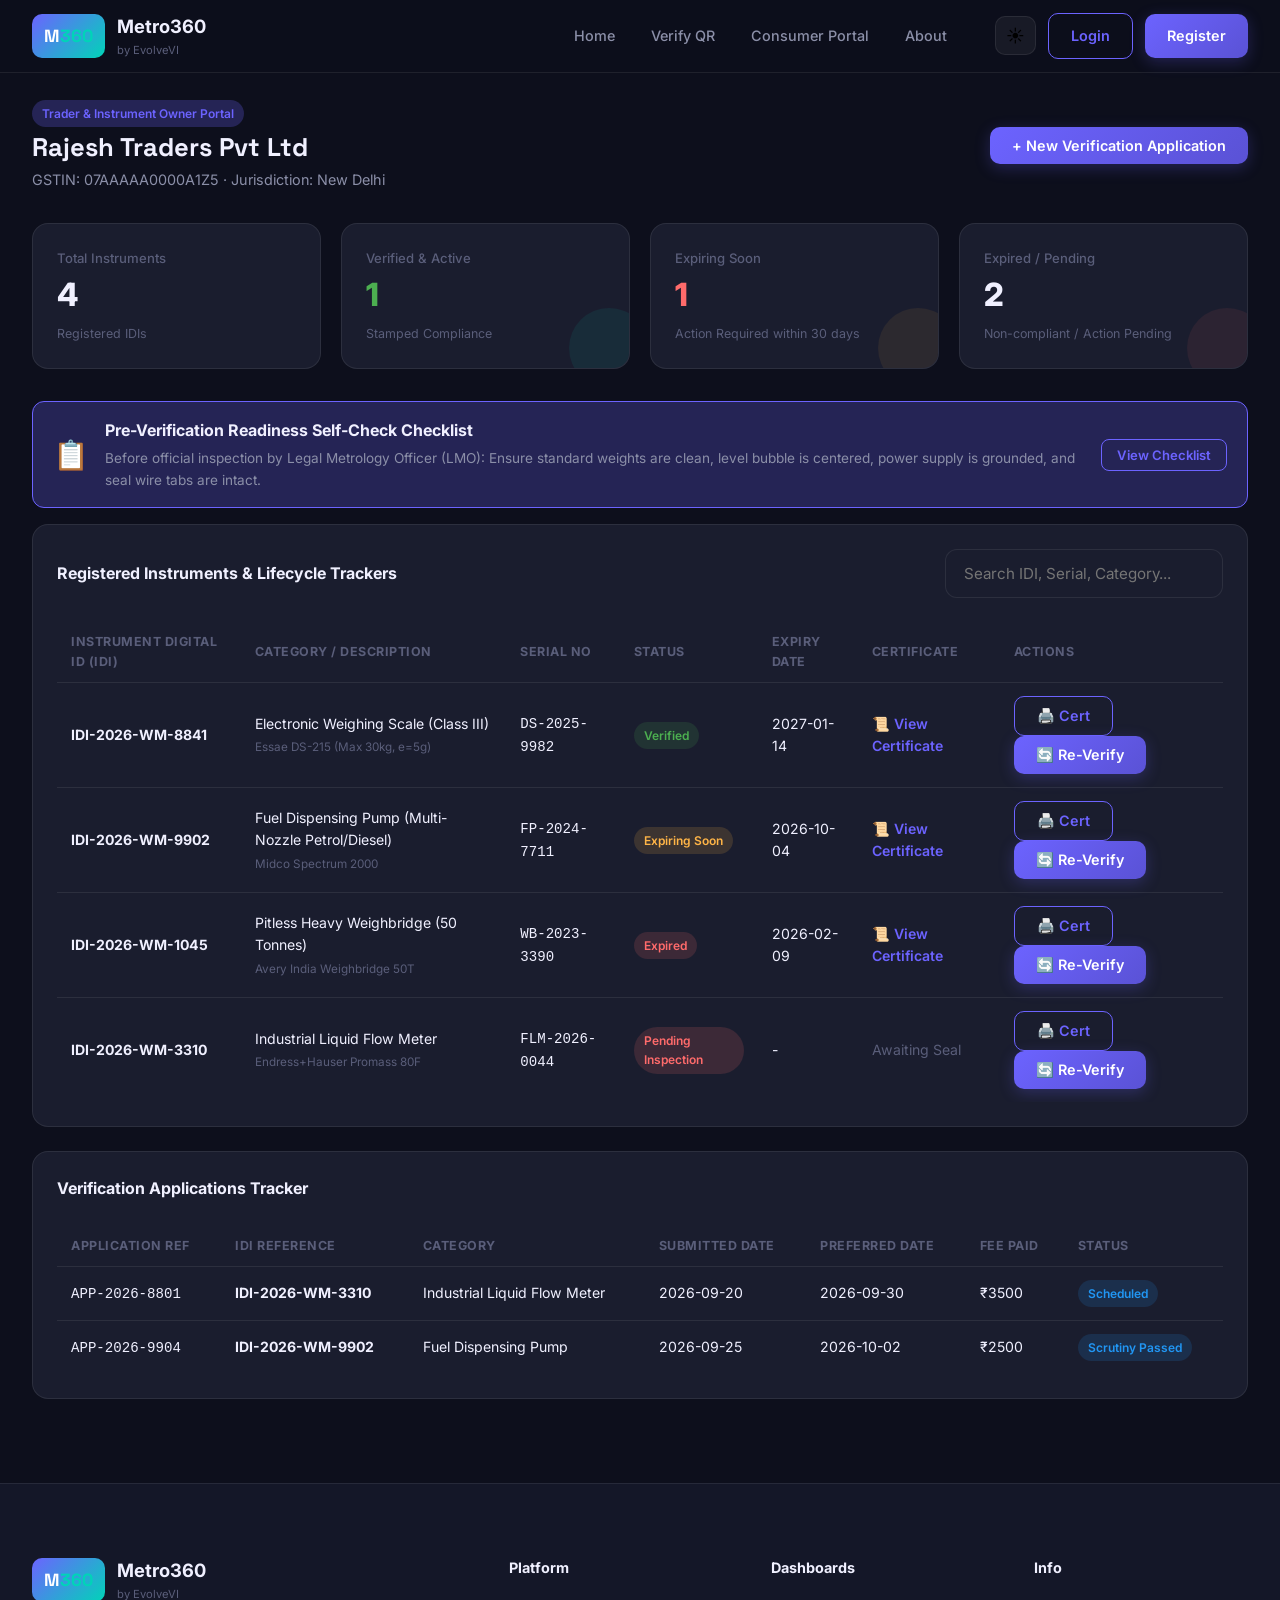
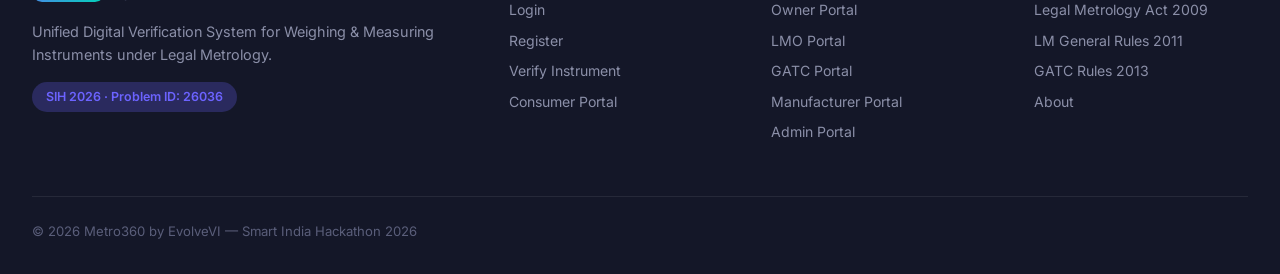
<file: pages/owner.html>
<!DOCTYPE html>
<html lang="en" data-theme="dark">
<head>
  <meta charset="UTF-8" />
  <meta name="viewport" content="width=device-width, initial-scale=1.0" />
  <title>Trader / Owner Portal — Metro360</title>
  <link href="https://fonts.googleapis.com/css2?family=Inter:wght@300;400;500;600;700;800;900&family=Space+Grotesk:wght@400;500;600;700&display=swap" rel="stylesheet" />
  <link rel="stylesheet" href="../css/styles.css" />
</head>
<body>
  <nav class="navbar" id="navbar">
    <div class="nav-container">
      <a href="../index.html" class="nav-logo">
        <div class="logo-icon">M<span>360</span></div>
        <div class="logo-text">
          <span class="logo-name">Metro360</span>
          <span class="logo-sub">by EvolveVI</span>
        </div>
      </a>
      <div class="nav-links">
        <a href="../index.html" class="nav-link">Home</a>
        <a href="verify.html" class="nav-link">Verify QR</a>
        <a href="consumer.html" class="nav-link">Consumer Portal</a>
        <a href="about.html" class="nav-link">About</a>
      </div>
      <div class="nav-actions">
        <button class="theme-toggle" id="themeToggle" title="Toggle theme"><span class="theme-icon">🌙</span></button>
        <a href="login.html" class="btn btn-outline">Login</a>
        <a href="register.html" class="btn btn-primary">Register</a>
      </div>
      <button class="hamburger" id="hamburger"><span></span><span></span><span></span></button>
    </div>
    <div class="mobile-menu" id="mobileMenu">
      <a href="../index.html" class="mobile-link">Home</a>
      <a href="verify.html" class="mobile-link">Verify QR</a>
      <a href="consumer.html" class="mobile-link">Consumer Portal</a>
      <a href="about.html" class="mobile-link">About</a>
      <a href="login.html" class="mobile-link">Login</a>
      <a href="register.html" class="mobile-link">Register</a>
    </div>
  </nav>

  <div class="dashboard-layout" style="padding-top:100px; padding-bottom:60px;">
    <div class="container">
      <div class="dash-header">
        <div>
          <span class="badge badge-primary">Trader &amp; Instrument Owner Portal</span>
          <h1 id="ownerTitle" class="dash-title">Rajesh Traders Pvt Ltd</h1>
          <p class="dash-subtitle">GSTIN: <span id="ownerGST">07AAAAA0000A1Z5</span> &middot; Jurisdiction: New Delhi</p>
        </div>
        <div class="dash-actions">
          <button class="btn btn-primary" onclick="openApplyModal()">+ New Verification Application</button>
        </div>
      </div>

      <!-- Stats Grid -->
      <div class="stats-grid">
        <div class="stat-card">
          <div class="stat-card-label">Total Instruments</div>
          <div class="stat-card-value" id="statTotal">4</div>
          <div class="text-xs text-muted">Registered IDIs</div>
        </div>
        <div class="stat-card secondary">
          <div class="stat-card-label">Verified &amp; Active</div>
          <div class="stat-card-value text-success" id="statVerified">2</div>
          <div class="text-xs text-muted">Stamped Compliance</div>
        </div>
        <div class="stat-card warning">
          <div class="stat-card-label">Expiring Soon</div>
          <div class="stat-card-value text-accent" id="statExpiring">1</div>
          <div class="text-xs text-muted">Action Required within 30 days</div>
        </div>
        <div class="stat-card accent">
          <div class="stat-card-label">Expired / Pending</div>
          <div class="stat-card-value" id="statExpired">1</div>
          <div class="text-xs text-muted">Non-compliant / Action Pending</div>
        </div>
      </div>

      <!-- Pre-verification checklist banner -->
      <div class="info-box mb-4" style="display:flex; align-items:center; gap:16px; flex-wrap:wrap;">
        <div style="font-size:1.8rem;">📋</div>
        <div style="flex:1;">
          <h4 style="font-size:1rem; font-weight:700; margin-bottom:4px;">Pre-Verification Readiness Self-Check Checklist</h4>
          <p style="color:var(--text-secondary); font-size:0.85rem;">Before official inspection by Legal Metrology Officer (LMO): Ensure standard weights are clean, level bubble is centered, power supply is grounded, and seal wire tabs are intact.</p>
        </div>
        <button class="btn btn-sm btn-outline" onclick="showToast('Readiness Checklist: 1. Clean Pan 2. Center Bubble 3. Power Cable OK 4. Zero Key Calibrated', 'info')">View Checklist</button>
      </div>

      <!-- Main Table -->
      <div class="card mb-4">
        <div class="card-header border-b">
          <h3 class="card-title">Registered Instruments &amp; Lifecycle Trackers</h3>
          <div class="search-box">
            <input type="text" class="search-input" id="instSearch" placeholder="Search IDI, Serial, Category..." oninput="renderOwnerInstruments()" />
          </div>
        </div>
        <div class="table-wrapper">
          <table>
            <thead>
              <tr>
                <th>Instrument Digital ID (IDI)</th>
                <th>Category / Description</th>
                <th>Serial No</th>
                <th>Status</th>
                <th>Expiry Date</th>
                <th>Certificate</th>
                <th>Actions</th>
              </tr>
            </thead>
            <tbody id="ownerInstTable">
              <!-- Populated via JS -->
            </tbody>
          </table>
        </div>
      </div>

      <!-- Submitted Applications Tracker -->
      <div class="card">
        <div class="card-header border-b">
          <h3 class="card-title">Verification Applications Tracker</h3>
        </div>
        <div class="table-wrapper">
          <table>
            <thead>
              <tr>
                <th>Application Ref</th>
                <th>IDI Reference</th>
                <th>Category</th>
                <th>Submitted Date</th>
                <th>Preferred Date</th>
                <th>Fee Paid</th>
                <th>Status</th>
              </tr>
            </thead>
            <tbody id="ownerAppTable">
              <!-- Populated via JS -->
            </tbody>
          </table>
        </div>
      </div>

    </div>
  </div>

  <!-- Apply Verification Modal -->
  <div class="modal-overlay" id="applyModalOverlay">
    <div class="modal">
      <div class="modal-header">
        <h3 class="modal-title">New Verification / Re-Verification Application</h3>
        <button class="modal-close" onclick="closeApplyModal()">✕</button>
      </div>
      <form onsubmit="handleApplySubmit(event)">
        <div class="modal-body" style="padding:16px 0;">
          <div class="form-group">
            <label class="form-label">Instrument Category</label>
            <select class="form-select" id="appCategory" onchange="updateFeeEstimate()" required>
              <option value="Electronic Weighing Scale (Class III)">Electronic Weighing Scale (Class III)</option>
              <option value="Fuel Dispensing Pump (Multi-Nozzle)">Fuel Dispensing Pump (Multi-Nozzle)</option>
              <option value="Pitless Heavy Weighbridge (50 Tonnes)">Pitless Heavy Weighbridge (50 Tonnes)</option>
              <option value="Industrial Liquid Flow Meter">Industrial Liquid Flow Meter</option>
              <option value="Mechanical Spring Balance">Mechanical Spring Balance</option>
            </select>
          </div>
          <div class="form-row">
            <div class="form-group">
              <label class="form-label">Brand &amp; Model</label>
              <input type="text" class="form-input" id="appModel" placeholder="e.g. Avery India 500" required />
            </div>
            <div class="form-group">
              <label class="form-label">Serial Number</label>
              <input type="text" class="form-input" id="appSerial" placeholder="e.g. SN-2026-991" required />
            </div>
          </div>
          <div class="form-row">
            <div class="form-group">
              <label class="form-label">Capacity / Max Load (kg/L)</label>
              <input type="number" class="form-input" id="appCapacity" placeholder="e.g. 30" value="30" oninput="updateFeeEstimate()" required />
            </div>
            <div class="form-group">
              <label class="form-label">Preferred Inspection Date</label>
              <input type="date" class="form-input" id="appDate" required />
            </div>
          </div>

          <div style="background:var(--bg-secondary); padding:14px; border-radius:10px; border-left:4px solid var(--primary); margin-bottom:15px;">
            <div style="font-size:12px; color:var(--text-muted);">Standardized Legal Metrology Fee:</div>
            <div style="font-size:22px; font-weight:800; color:var(--primary);" id="feeDisplay">₹500.00</div>
            <div style="font-size:11px; color:var(--text-muted);">Calculated automatically under Legal Metrology Fee Rules.</div>
          </div>

          <div class="form-group">
            <label class="form-label">Upload Equipment Self-Check Photo / Spec Document</label>
            <input type="file" class="form-input" accept="image/*,.pdf" />
          </div>
        </div>
        <div style="display:flex; justify-content:flex-end; gap:12px; margin-top:16px;">
          <button type="button" class="btn btn-outline" onclick="closeApplyModal()">Cancel</button>
          <button type="submit" class="btn btn-primary">Pay Fee &amp; Submit Application</button>
        </div>
      </form>
    </div>
  </div>

  <footer class="footer">
    <div class="container">
      <div class="footer-grid">
        <div class="footer-brand">
          <div class="nav-logo">
            <div class="logo-icon">M<span>360</span></div>
            <div class="logo-text"><span class="logo-name">Metro360</span><span class="logo-sub">by EvolveVI</span></div>
          </div>
          <p>Unified Digital Verification System for Weighing &amp; Measuring Instruments under Legal Metrology.</p>
          <div class="footer-badge">SIH 2026 &middot; Problem ID: 26036</div>
        </div>
        <div class="footer-links">
          <h4>Platform</h4>
          <a href="login.html">Login</a>
          <a href="register.html">Register</a>
          <a href="verify.html">Verify Instrument</a>
          <a href="consumer.html">Consumer Portal</a>
        </div>
        <div class="footer-links">
          <h4>Dashboards</h4>
          <a href="owner.html">Owner Portal</a>
          <a href="lmo.html">LMO Portal</a>
          <a href="gatc.html">GATC Portal</a>
          <a href="manufacturer.html">Manufacturer Portal</a>
          <a href="admin.html">Admin Portal</a>
        </div>
        <div class="footer-links">
          <h4>Info</h4>
          <a href="about.html">Legal Metrology Act 2009</a>
          <a href="about.html">LM General Rules 2011</a>
          <a href="about.html">GATC Rules 2013</a>
          <a href="about.html">About</a>
        </div>
      </div>
      <div class="footer-bottom">
        <p>&copy; 2026 Metro360 by EvolveVI &mdash; Smart India Hackathon 2026</p>
      </div>
    </div>
  </footer>

  <script src="../js/data.js"></script>
  <script src="../js/app.js"></script>
  <script>
    document.addEventListener('DOMContentLoaded', () => {
      renderOwnerDashboard();
      document.getElementById('appDate').valueAsDate = new Date(Date.now() + 86400000 * 3);
    });

    function renderOwnerDashboard() {
      const db = getDB();
      const user = getCurrentUser() || db.users[0];
      document.getElementById('ownerTitle').innerText = user.name;
      if (user.gstin) document.getElementById('ownerGST').innerText = user.gstin;

      renderOwnerInstruments();
      renderOwnerApplications();
    }

    function renderOwnerInstruments() {
      const db = getDB();
      const query = document.getElementById('instSearch').value.toLowerCase();
      const tbody = document.getElementById('ownerInstTable');
      tbody.innerHTML = '';

      let count = 0, verified = 0, expiring = 0, expired = 0;

      db.instruments.forEach(inst => {
        count++;
        if (inst.status === 'Verified') verified++;
        else if (inst.status === 'Expiring Soon') expiring++;
        else expired++;

        if (query && !inst.idi.toLowerCase().includes(query) && !inst.category.toLowerCase().includes(query) && !inst.serialNo.toLowerCase().includes(query)) return;

        let badgeClass = 'badge-success';
        if (inst.status === 'Expiring Soon') badgeClass = 'badge-warning';
        if (inst.status === 'Expired' || inst.status === 'Pending Inspection') badgeClass = 'badge-error';

        const tr = document.createElement('tr');
        tr.innerHTML = `
          <td><strong>${inst.idi}</strong></td>
          <td>${inst.category}<br><small style="color:var(--text-muted);">${inst.brandModel}</small></td>
          <td><code>${inst.serialNo}</code></td>
          <td><span class="badge ${badgeClass}">${inst.status}</span></td>
          <td>${inst.expiryDate}</td>
          <td>${inst.certificateNo !== 'Pending' ? `<a href="#" onclick="openCertificateWindow('${inst.idi}'); return false;" style="color:var(--primary); font-weight:600;">📜 View Certificate</a>` : '<span style="color:var(--text-muted);">Awaiting Seal</span>'}</td>
          <td>
            <button class="btn btn-xs btn-outline" onclick="openCertificateWindow('${inst.idi}')">🖨️ Cert</button>
            <button class="btn btn-xs btn-primary" onclick="openApplyModal('${inst.idi}')">🔄 Re-Verify</button>
          </td>
        `;
        tbody.appendChild(tr);
      });

      document.getElementById('statTotal').innerText = count;
      document.getElementById('statVerified').innerText = verified;
      document.getElementById('statExpiring').innerText = expiring;
      document.getElementById('statExpired').innerText = expired;
    }

    function renderOwnerApplications() {
      const db = getDB();
      const tbody = document.getElementById('ownerAppTable');
      tbody.innerHTML = '';

      db.applications.forEach(app => {
        const tr = document.createElement('tr');
        tr.innerHTML = `
          <td><code>${app.appId}</code></td>
          <td><strong>${app.idi}</strong></td>
          <td>${app.category}</td>
          <td>${app.submittedDate}</td>
          <td>${app.preferredDate}</td>
          <td>₹${app.feePaid}</td>
          <td><span class="badge badge-info">${app.status}</span></td>
        `;
        tbody.appendChild(tr);
      });
    }

    function updateFeeEstimate() {
      const cat = document.getElementById('appCategory').value;
      const cap = parseFloat(document.getElementById('appCapacity').value) || 30;
      const fee = calculateLegalMetrologyFee(cat, cap);
      document.getElementById('feeDisplay').innerText = `₹${fee}.00`;
    }

    function openApplyModal(prefillIdi = '') {
      document.getElementById('applyModalOverlay').classList.add('open');
      updateFeeEstimate();
    }

    function closeApplyModal() {
      document.getElementById('applyModalOverlay').classList.remove('open');
    }

    function handleApplySubmit(e) {
      e.preventDefault();
      const db = getDB();
      const cat = document.getElementById('appCategory').value;
      const model = document.getElementById('appModel').value;
      const serial = document.getElementById('appSerial').value;
      const cap = document.getElementById('appCapacity').value;
      const date = document.getElementById('appDate').value;

      const newIdi = `IDI-2026-WM-${Math.floor(1000 + Math.random() * 9000)}`;
      const fee = calculateLegalMetrologyFee(cat, parseFloat(cap));

      const newInst = {
        idi: newIdi,
        serialNo: serial,
        category: cat,
        brandModel: model,
        ownerName: getCurrentUser() ? getCurrentUser().name : 'Rajesh Traders Pvt Ltd',
        gstin: '07AAAAA0000A1Z5',
        address: 'Khan Market, New Delhi',
        district: 'New Delhi',
        status: 'Pending Inspection',
        verificationDate: '-',
        expiryDate: '-',
        certificateNo: 'Pending',
        lmoName: 'Officer V. K. Sharma',
        lmoId: 'LMO-DL-402',
        stampDetails: 'Awaiting Physical Inspection',
        maxCapacity: cap + ' kg',
        minCapacity: '100 g',
        verificationFee: fee,
        qrPayload: `https://metro360.gov.in/verify?idi=${newIdi}`
      };

      const newApp = {
        appId: `APP-2026-${Math.floor(1000 + Math.random() * 9000)}`,
        idi: newIdi,
        ownerName: newInst.ownerName,
        category: cat,
        submittedDate: new Date().toISOString().split('T')[0],
        preferredDate: date,
        status: 'Scheduled',
        assignedOfficer: 'Officer V. K. Sharma',
        feePaid: fee,
        paymentRef: `PAY-ONLINE-${Date.now().toString().slice(-6)}`,
        readinessCheck: 'Passed'
      };

      db.instruments.unshift(newInst);
      db.applications.unshift(newApp);
      saveDB(db);

      closeApplyModal();
      showToast(`Application ${newApp.appId} created & fee ₹${fee} paid! IDI: ${newIdi}`, 'success');
      renderOwnerDashboard();
    }
  </script>
</body>
</html>
</file>
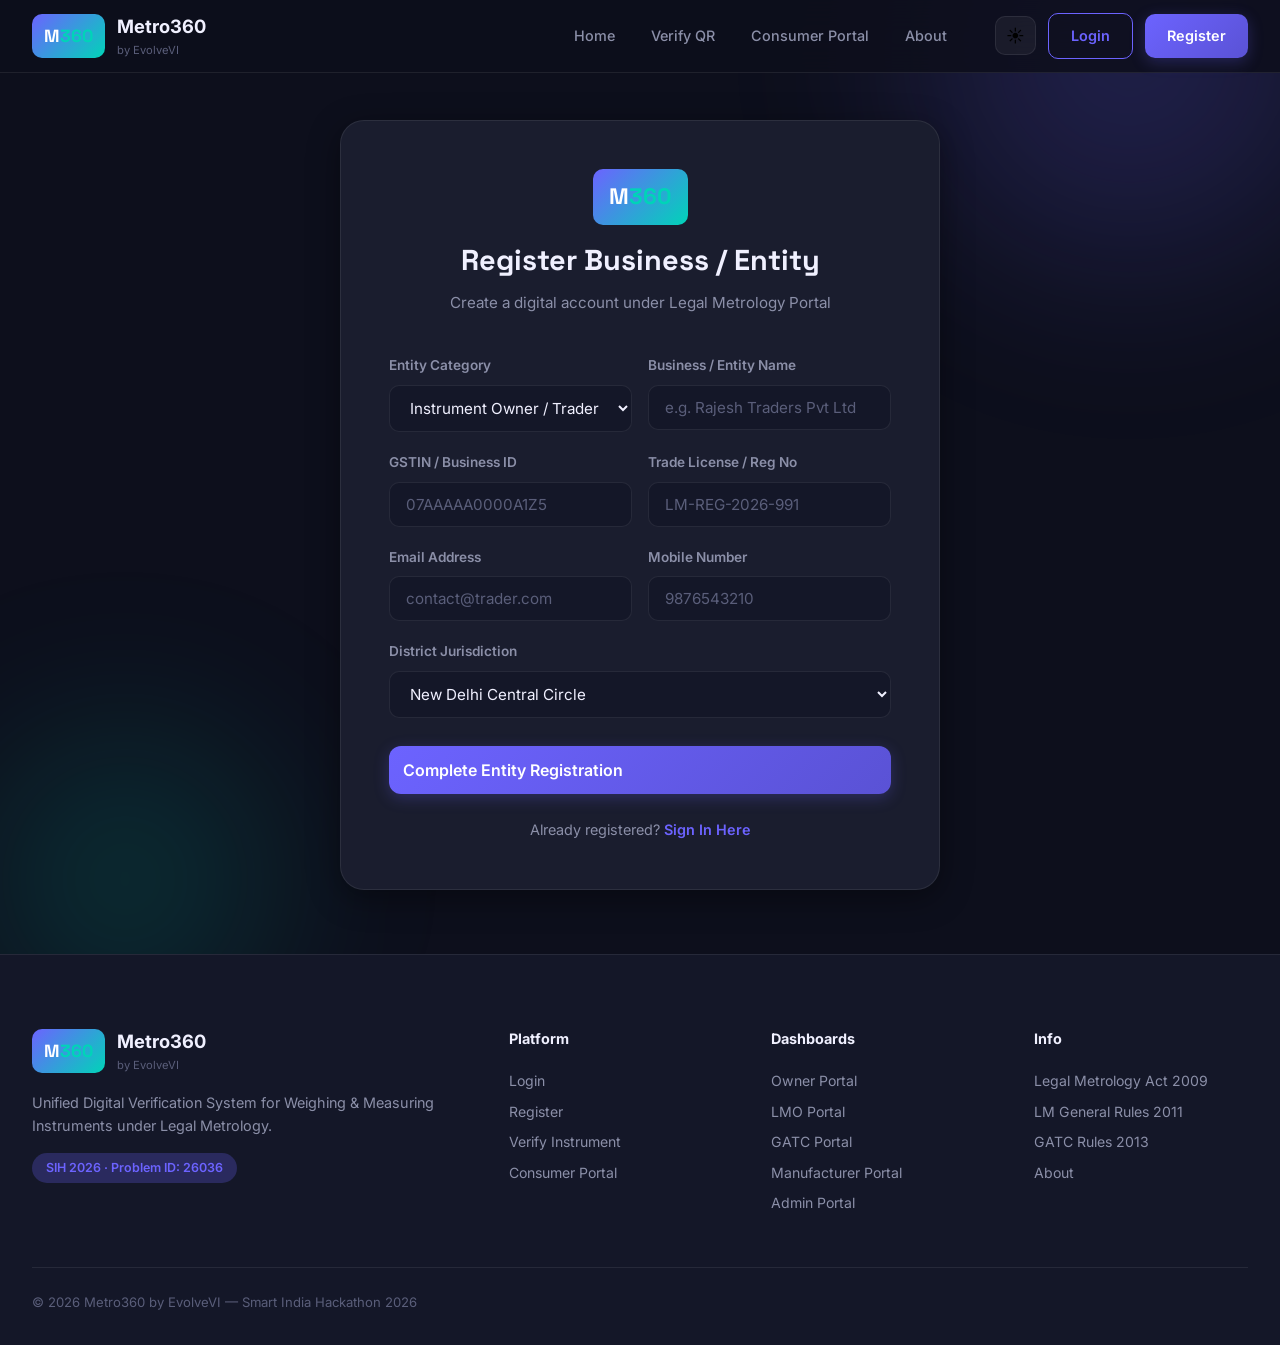
<file: pages/register.html>
<!DOCTYPE html>
<html lang="en" data-theme="dark">
<head>
  <meta charset="UTF-8" />
  <meta name="viewport" content="width=device-width, initial-scale=1.0" />
  <title>Register Entity — Metro360</title>
  <link rel="preconnect" href="https://fonts.googleapis.com" />
  <link rel="preconnect" href="https://fonts.gstatic.com" crossorigin />
  <link href="https://fonts.googleapis.com/css2?family=Inter:wght@300;400;500;600;700;800;900&family=Space+Grotesk:wght@400;500;600;700&display=swap" rel="stylesheet" />
  <link rel="stylesheet" href="../css/styles.css" />
</head>
<body>
  <nav class="navbar" id="navbar">
    <div class="nav-container">
      <a href="../index.html" class="nav-logo">
        <div class="logo-icon">M<span>360</span></div>
        <div class="logo-text">
          <span class="logo-name">Metro360</span>
          <span class="logo-sub">by EvolveVI</span>
        </div>
      </a>
      <div class="nav-links">
        <a href="../index.html" class="nav-link">Home</a>
        <a href="verify.html" class="nav-link">Verify QR</a>
        <a href="consumer.html" class="nav-link">Consumer Portal</a>
        <a href="about.html" class="nav-link">About</a>
      </div>
      <div class="nav-actions">
        <button class="theme-toggle" id="themeToggle" title="Toggle theme"><span class="theme-icon">🌙</span></button>
        <a href="login.html" class="btn btn-outline">Login</a>
        <a href="register.html" class="btn btn-primary active">Register</a>
      </div>
      <button class="hamburger" id="hamburger"><span></span><span></span><span></span></button>
    </div>
    <div class="mobile-menu" id="mobileMenu">
      <a href="../index.html" class="mobile-link">Home</a>
      <a href="verify.html" class="mobile-link">Verify QR</a>
      <a href="consumer.html" class="mobile-link">Consumer Portal</a>
      <a href="about.html" class="mobile-link">About</a>
      <a href="login.html" class="mobile-link">Login</a>
      <a href="register.html" class="mobile-link">Register</a>
    </div>
  </nav>

  <section class="auth-page">
    <div class="auth-bg">
      <div class="auth-orb-1"></div>
      <div class="auth-orb-2"></div>
    </div>
    <div class="container" style="display:flex; justify-content:center;">
      <div class="auth-card" style="max-width:600px;">
        <div class="auth-header">
          <div class="logo-icon" style="display:inline-block; font-size:1.4rem; padding:10px 16px; margin-bottom:12px;">M<span>360</span></div>
          <h1>Register Business / Entity</h1>
          <p>Create a digital account under Legal Metrology Portal</p>
        </div>

        <form id="registerForm" onsubmit="handleRegister(event)">
          <div class="form-row">
            <div class="form-group">
              <label class="form-label">Entity Category</label>
              <select class="form-select" id="regRole" required>
                <option value="owner">Instrument Owner / Trader / Retailer</option>
                <option value="manufacturer">Manufacturer / Importer</option>
                <option value="gatc">GATC / Licensed Repairer</option>
              </select>
            </div>
            <div class="form-group">
              <label class="form-label">Business / Entity Name</label>
              <input type="text" class="form-input" placeholder="e.g. Rajesh Traders Pvt Ltd" required />
            </div>
          </div>

          <div class="form-row">
            <div class="form-group">
              <label class="form-label">GSTIN / Business ID</label>
              <input type="text" class="form-input" placeholder="07AAAAA0000A1Z5" required />
            </div>
            <div class="form-group">
              <label class="form-label">Trade License / Reg No</label>
              <input type="text" class="form-input" placeholder="LM-REG-2026-991" required />
            </div>
          </div>

          <div class="form-row">
            <div class="form-group">
              <label class="form-label">Email Address</label>
              <input type="email" class="form-input" placeholder="contact@trader.com" required />
            </div>
            <div class="form-group">
              <label class="form-label">Mobile Number</label>
              <input type="tel" class="form-input" placeholder="9876543210" required />
            </div>
          </div>

          <div class="form-group">
            <label class="form-label">District Jurisdiction</label>
            <select class="form-select" required>
              <option>New Delhi Central Circle</option>
              <option>South Delhi Circle</option>
              <option>West Delhi Circle</option>
              <option>Bengaluru Urban Circle</option>
              <option>Mumbai Metropolitan Circle</option>
            </select>
          </div>

          <button type="submit" class="btn btn-primary btn-block form-submit">Complete Entity Registration</button>
        </form>

        <div class="auth-link">
          Already registered? <a href="login.html">Sign In Here</a>
        </div>
      </div>
    </div>
  </section>

  <footer class="footer">
    <div class="container">
      <div class="footer-grid">
        <div class="footer-brand">
          <div class="nav-logo">
            <div class="logo-icon">M<span>360</span></div>
            <div class="logo-text"><span class="logo-name">Metro360</span><span class="logo-sub">by EvolveVI</span></div>
          </div>
          <p>Unified Digital Verification System for Weighing &amp; Measuring Instruments under Legal Metrology.</p>
          <div class="footer-badge">SIH 2026 &middot; Problem ID: 26036</div>
        </div>
        <div class="footer-links">
          <h4>Platform</h4>
          <a href="login.html">Login</a>
          <a href="register.html">Register</a>
          <a href="verify.html">Verify Instrument</a>
          <a href="consumer.html">Consumer Portal</a>
        </div>
        <div class="footer-links">
          <h4>Dashboards</h4>
          <a href="owner.html">Owner Portal</a>
          <a href="lmo.html">LMO Portal</a>
          <a href="gatc.html">GATC Portal</a>
          <a href="manufacturer.html">Manufacturer Portal</a>
          <a href="admin.html">Admin Portal</a>
        </div>
        <div class="footer-links">
          <h4>Info</h4>
          <a href="about.html">Legal Metrology Act 2009</a>
          <a href="about.html">LM General Rules 2011</a>
          <a href="about.html">GATC Rules 2013</a>
          <a href="about.html">About</a>
        </div>
      </div>
      <div class="footer-bottom">
        <p>&copy; 2026 Metro360 by EvolveVI &mdash; Smart India Hackathon 2026</p>
      </div>
    </div>
  </footer>

  <script src="../js/data.js"></script>
  <script src="../js/app.js"></script>
  <script>
    function handleRegister(e) {
      e.preventDefault();
      const role = document.getElementById('regRole').value;
      showToast('Registration successful! Logging in...', 'success');
      setTimeout(() => quickLogin(role), 1000);
    }
  </script>
</body>
</html>
</file>
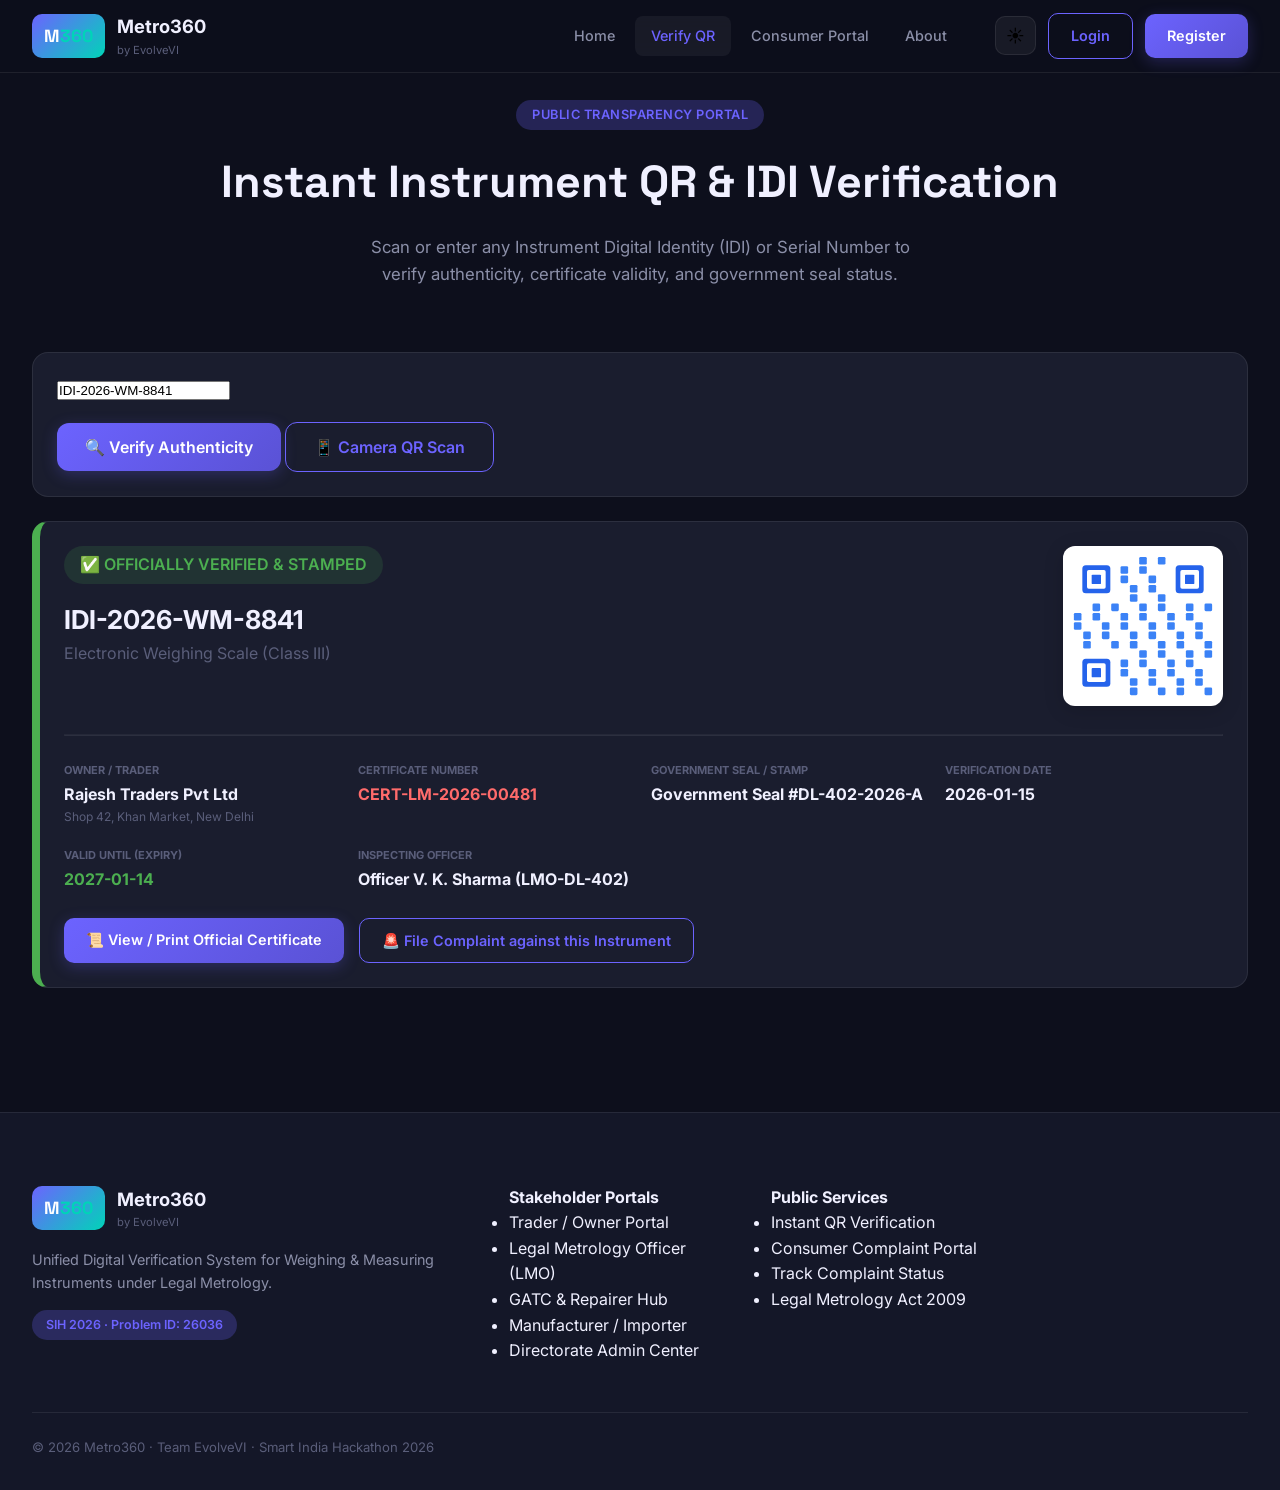
<file: pages/verify.html>
<!DOCTYPE html>
<html lang="en" data-theme="dark">
<head>
  <meta charset="UTF-8" />
  <title>Public Instrument QR Verification — Metro360</title>
  <link href="https://fonts.googleapis.com/css2?family=Inter:wght@300;400;500;600;700;800;900&family=Space+Grotesk:wght@400;500;600;700&display=swap" rel="stylesheet" />
  <link rel="stylesheet" href="../css/styles.css" />
</head>
<body>
  
  <nav class="navbar" id="navbar">
    <div class="nav-container">
      <a href="../index.html" class="nav-logo">
        <div class="logo-icon">M<span>360</span></div>
        <div class="logo-text">
          <span class="logo-name">Metro360</span>
          <span class="logo-sub">by EvolveVI</span>
        </div>
      </a>
      <div class="nav-links">
        <a href="../index.html" class="nav-link">Home</a>
        <a href="verify.html" class="nav-link active">Verify QR</a>
        <a href="consumer.html" class="nav-link ">Consumer Portal</a>
        <a href="about.html" class="nav-link ">About</a>
      </div>
      <div class="nav-actions">
        <button class="theme-toggle" id="themeToggle" title="Toggle theme"><span class="theme-icon">🌙</span></button>
        <a href="login.html" class="btn btn-outline">Login</a>
        <a href="register.html" class="btn btn-primary">Register</a>
      </div>
      <button class="hamburger" id="hamburger"><span></span><span></span><span></span></button>
    </div>
    <div class="mobile-menu" id="mobileMenu">
      <a href="../index.html" class="mobile-link">Home</a>
      <a href="verify.html" class="mobile-link">Verify QR</a>
      <a href="consumer.html" class="mobile-link">Consumer Portal</a>
      <a href="about.html" class="mobile-link">About</a>
      <a href="login.html" class="mobile-link">Login</a>
      <a href="register.html" class="mobile-link">Register</a>
    </div>
  </nav>


  <section class="section">
    <div class="container">
      <div class="section-header">
        <span class="section-tag">Public Transparency Portal</span>
        <h1 class="section-title">Instant Instrument QR &amp; IDI Verification</h1>
        <p class="section-desc">Scan or enter any Instrument Digital Identity (IDI) or Serial Number to verify authenticity, certificate validity, and government seal status.</p>
      </div>

      <div class="search-hero-box card p-4 mb-4">
        <form onsubmit="handlePublicSearch(event)" class="search-form">
          <div class="form-group" style="flex:1;">
            <input type="text" class="form-control form-control-lg" id="verifyQuery" placeholder="Enter IDI (e.g. IDI-2026-WM-8841) or Serial Number..." value="IDI-2026-WM-8841" required />
          </div>
          <button type="submit" class="btn btn-primary btn-lg">🔍 Verify Authenticity</button>
          <button type="button" class="btn btn-outline btn-lg" onclick="simulateQRScan()">📱 Camera QR Scan</button>
        </form>
      </div>

      <div id="verifyResultContainer">
        <!-- Verification Output Result -->
      </div>
    </div>
  </section>

  
  <footer class="footer">
    <div class="container">
      <div class="footer-grid">
        <div class="footer-brand">
          <div class="nav-logo">
            <div class="logo-icon">M<span>360</span></div>
            <div class="logo-text"><span class="logo-name">Metro360</span><span class="logo-sub">by EvolveVI</span></div>
          </div>
          <p>Unified Digital Verification System for Weighing &amp; Measuring Instruments under Legal Metrology.</p>
          <div class="footer-badge">SIH 2026 &middot; Problem ID: 26036</div>
        </div>
        <div class="footer-col">
          <h4>Stakeholder Portals</h4>
          <ul>
            <li><a href="owner.html">Trader / Owner Portal</a></li>
            <li><a href="lmo.html">Legal Metrology Officer (LMO)</a></li>
            <li><a href="gatc.html">GATC &amp; Repairer Hub</a></li>
            <li><a href="manufacturer.html">Manufacturer / Importer</a></li>
            <li><a href="admin.html">Directorate Admin Center</a></li>
          </ul>
        </div>
        <div class="footer-col">
          <h4>Public Services</h4>
          <ul>
            <li><a href="verify.html">Instant QR Verification</a></li>
            <li><a href="consumer.html">Consumer Complaint Portal</a></li>
            <li><a href="consumer.html#track">Track Complaint Status</a></li>
            <li><a href="about.html">Legal Metrology Act 2009</a></li>
          </ul>
        </div>
      </div>
      <div class="footer-bottom">
        <p>&copy; 2026 Metro360 &middot; Team EvolveVI &middot; Smart India Hackathon 2026</p>
      </div>
    </div>
  </footer>
  <script src="../js/data.js"></script>
  <script src="../js/app.js"></script>

  <script>
    document.addEventListener('DOMContentLoaded', () => {
      // Auto check query param if present
      const urlParams = new URLSearchParams(window.location.search);
      const queryIdi = urlParams.get('idi') || 'IDI-2026-WM-8841';
      document.getElementById('verifyQuery').value = queryIdi;
      performVerification(queryIdi);
    });

    function handlePublicSearch(e) {
      e.preventDefault();
      const q = document.getElementById('verifyQuery').value.trim();
      performVerification(q);
    }

    function simulateQRScan() {
      showToast('Camera active: Scanning QR Code...', 'info');
      setTimeout(() => {
        document.getElementById('verifyQuery').value = 'IDI-2026-WM-9902';
        performVerification('IDI-2026-WM-9902');
        showToast('QR Code Decoded: IDI-2026-WM-9902 (Fuel Dispensing Pump)', 'success');
      }, 1200);
    }

    function performVerification(query) {
      const db = getDB();
      const inst = db.instruments.find(i => i.idi.toLowerCase() === query.toLowerCase() || i.serialNo.toLowerCase() === query.toLowerCase());
      const container = document.getElementById('verifyResultContainer');

      if (!inst) {
        container.innerHTML = `
          <div class="card p-4 text-center" style="border-left:6px solid var(--danger);">
            <div style="font-size:40px; margin-bottom:10px;">⚠️</div>
            <h2>Instrument Record Not Found</h2>
            <p style="color:var(--text-muted);">No official Legal Metrology record exists for "${query}". If you suspect an unverified instrument being used commercially, please file a complaint below.</p>
            <a href="consumer.html" class="btn btn-danger mt-3">Report Unverified Equipment</a>
          </div>
        `;
        return;
      }

      const isValid = inst.status === 'Verified';
      const statusColor = isValid ? 'var(--success)' : (inst.status === 'Expiring Soon' ? 'var(--warning)' : 'var(--danger)');
      const qrSvg = generateSVGQR(inst.qrPayload, 160);

      container.innerHTML = `
        <div class="card p-4" style="border-left:8px solid ${statusColor};">
          <div style="display:flex; justify-content:space-between; align-items:flex-start; flex-wrap:wrap; gap:20px;">
            <div>
              <span class="badge ${isValid ? 'badge-success' : 'badge-danger'}" style="font-size:16px; padding:6px 16px;">
                ${isValid ? '✅ OFFICIALLY VERIFIED & STAMPED' : '⚠️ STATUS: ' + inst.status.toUpperCase()}
              </span>
              <h2 style="margin-top:15px; font-size:26px;">${inst.idi}</h2>
              <p style="color:var(--text-muted); font-size:16px;">${inst.category}</p>
            </div>
            <div>
              ${qrSvg}
            </div>
          </div>

          <hr style="border-color:var(--border); margin:20px 0;" />

          <div class="grid-3" style="display:grid; grid-template-columns:repeat(auto-fit, minmax(220px, 1fr)); gap:15px;">
            <div class="field-box">
              <label style="font-size:11px; text-transform:uppercase; color:var(--text-muted); font-weight:700;">Owner / Trader</label>
              <div style="font-size:16px; font-weight:700;">${inst.ownerName}</div>
              <div style="font-size:12px; color:var(--text-muted);">${inst.address}</div>
            </div>
            <div class="field-box">
              <label style="font-size:11px; text-transform:uppercase; color:var(--text-muted); font-weight:700;">Certificate Number</label>
              <div style="font-size:16px; font-weight:700; color:var(--accent);">${inst.certificateNo}</div>
            </div>
            <div class="field-box">
              <label style="font-size:11px; text-transform:uppercase; color:var(--text-muted); font-weight:700;">Government Seal / Stamp</label>
              <div style="font-size:16px; font-weight:700;">${inst.stampDetails}</div>
            </div>
            <div class="field-box">
              <label style="font-size:11px; text-transform:uppercase; color:var(--text-muted); font-weight:700;">Verification Date</label>
              <div style="font-size:16px; font-weight:700;">${inst.verificationDate}</div>
            </div>
            <div class="field-box">
              <label style="font-size:11px; text-transform:uppercase; color:var(--text-muted); font-weight:700;">Valid Until (Expiry)</label>
              <div style="font-size:16px; font-weight:700; color:${statusColor};">${inst.expiryDate}</div>
            </div>
            <div class="field-box">
              <label style="font-size:11px; text-transform:uppercase; color:var(--text-muted); font-weight:700;">Inspecting Officer</label>
              <div style="font-size:16px; font-weight:700;">${inst.lmoName} (${inst.lmoId})</div>
            </div>
          </div>

          <div style="margin-top:25px; display:flex; gap:15px; flex-wrap:wrap;">
            <button class="btn btn-primary" onclick="openCertificateWindow('${inst.idi}')">📜 View / Print Official Certificate</button>
            <a href="consumer.html?idi=${inst.idi}" class="btn btn-outline">🚨 File Complaint against this Instrument</a>
          </div>
        </div>
      `;
    }
  </script>
</body>
</html>
</file>
<file: css/styles.css>
:root{--primary:#6C63FF;--primary-dark:#5A52D5;--primary-glow:rgba(108,99,255,0.25);--secondary:#00D4B8;--secondary-glow:rgba(0,212,184,0.2);--accent:#FF6B6B;--warning:#FFB547;--success:#4CAF50;--info:#2196F3;--bg-primary:#0D0F1C;--bg-secondary:#141728;--bg-card:#1A1D2E;--bg-glass:rgba(255,255,255,0.05);--border:rgba(255,255,255,0.08);--border-hover:rgba(108,99,255,0.5);--text-primary:#F0F0FF;--text-secondary:#8B8FA8;--text-muted:#5A5E7A;--shadow:0 8px 32px rgba(0,0,0,0.4);--shadow-glow:0 0 40px rgba(108,99,255,0.15);--nav-bg:rgba(13,15,28,0.85)}
[data-theme="light"]{--bg-primary:#F5F7FF;--bg-secondary:#FFFFFF;--bg-card:#FFFFFF;--bg-glass:rgba(108,99,255,0.06);--border:rgba(108,99,255,0.12);--border-hover:rgba(108,99,255,0.4);--text-primary:#0D0F1C;--text-secondary:#4A4E6A;--text-muted:#8B8FA8;--shadow:0 4px 24px rgba(108,99,255,0.1);--shadow-glow:0 0 40px rgba(108,99,255,0.08);--nav-bg:rgba(245,247,255,0.9)}
*,*::before,*::after{box-sizing:border-box;margin:0;padding:0}
html{scroll-behavior:smooth}
body{font-family:'Inter',sans-serif;background:var(--bg-primary);color:var(--text-primary);line-height:1.6;transition:background .3s,color .3s;overflow-x:hidden}
a{color:inherit;text-decoration:none}
button{cursor:pointer;font-family:inherit}
::-webkit-scrollbar{width:6px}
::-webkit-scrollbar-track{background:var(--bg-primary)}
::-webkit-scrollbar-thumb{background:var(--primary);border-radius:3px}
.navbar{position:fixed;top:0;left:0;right:0;z-index:1000;background:var(--nav-bg);backdrop-filter:blur(20px);border-bottom:1px solid var(--border);transition:all .3s}
.navbar.scrolled{box-shadow:var(--shadow)}
.nav-container{max-width:1280px;margin:0 auto;padding:0 2rem;display:flex;align-items:center;gap:2rem;height:72px}
.nav-logo{display:flex;align-items:center;gap:12px}
.logo-icon{background:linear-gradient(135deg,var(--primary),var(--secondary));color:#fff;font-weight:900;font-family:'Space Grotesk',sans-serif;font-size:1.1rem;padding:8px 12px;border-radius:10px}
.logo-icon span{color:var(--secondary)}
.logo-text{display:flex;flex-direction:column}
.logo-name{font-weight:700;font-size:1.15rem}
.logo-sub{font-size:.7rem;color:var(--text-muted)}
.nav-links{display:flex;align-items:center;gap:.25rem;margin-left:auto}
.nav-link{padding:8px 16px;border-radius:8px;font-size:.9rem;font-weight:500;color:var(--text-secondary);transition:all .2s}
.nav-link:hover,.nav-link.active{color:var(--primary);background:var(--bg-glass)}
.nav-actions{display:flex;align-items:center;gap:12px}
.hamburger{display:none;flex-direction:column;gap:5px;background:none;border:none;padding:6px}
.hamburger span{display:block;width:22px;height:2px;background:var(--text-primary);border-radius:2px;transition:all .3s}
.mobile-menu{display:none;flex-direction:column;padding:1rem 2rem;gap:4px;border-top:1px solid var(--border)}
.mobile-link{padding:12px;border-radius:8px;font-weight:500;color:var(--text-secondary);transition:all .2s}
.mobile-link:hover{background:var(--bg-glass);color:var(--primary)}
.mobile-menu.open{display:flex}
@media(max-width:768px){.nav-links,.nav-actions{display:none}.hamburger{display:flex;margin-left:auto}}
.theme-toggle{background:var(--bg-glass);border:1px solid var(--border);border-radius:10px;padding:8px 10px;font-size:1.1rem;transition:all .2s}
.theme-toggle:hover{border-color:var(--primary);background:var(--primary-glow)}
.btn{display:inline-flex;align-items:center;gap:8px;padding:10px 22px;border-radius:10px;font-size:.9rem;font-weight:600;border:none;cursor:pointer;transition:all .25s;white-space:nowrap;font-family:inherit}
.btn-primary{background:linear-gradient(135deg,var(--primary),var(--primary-dark));color:#fff;box-shadow:0 4px 15px var(--primary-glow)}
.btn-primary:hover{transform:translateY(-2px);box-shadow:0 8px 25px var(--primary-glow);filter:brightness(1.1)}
.btn-outline{background:transparent;color:var(--primary);border:1.5px solid var(--primary)}
.btn-outline:hover{background:var(--primary);color:#fff;transform:translateY(-2px)}
.btn-glass{background:var(--bg-glass);color:var(--text-primary);border:1px solid var(--border);backdrop-filter:blur(10px)}
.btn-glass:hover{border-color:var(--primary);color:var(--primary)}
.btn-secondary{background:linear-gradient(135deg,var(--secondary),#00B89C);color:var(--bg-primary);font-weight:700}
.btn-secondary:hover{transform:translateY(-2px);filter:brightness(1.1)}
.btn-danger{background:linear-gradient(135deg,var(--accent),#e05555);color:#fff}
.btn-sm{padding:7px 15px;font-size:.82rem;border-radius:8px}
.btn-lg{padding:14px 28px;font-size:1rem;border-radius:12px}
.hero{min-height:100vh;display:flex;align-items:center;justify-content:center;position:relative;overflow:hidden;padding:120px 2rem 80px}
.hero-bg{position:absolute;inset:0;z-index:0}
.hero-orb{position:absolute;border-radius:50%;filter:blur(80px);opacity:.3;animation:orbFloat 8s ease-in-out infinite}
.orb-1{width:600px;height:600px;background:radial-gradient(circle,var(--primary),transparent);top:-200px;right:-200px}
.orb-2{width:400px;height:400px;background:radial-gradient(circle,var(--secondary),transparent);bottom:-100px;left:-100px;animation-delay:-3s}
.orb-3{width:300px;height:300px;background:radial-gradient(circle,var(--accent),transparent);top:50%;left:30%;animation-delay:-6s;opacity:.12}
.grid-overlay{position:absolute;inset:0;background-image:linear-gradient(var(--border) 1px,transparent 1px),linear-gradient(90deg,var(--border) 1px,transparent 1px);background-size:60px 60px;opacity:.4}
@keyframes orbFloat{0%,100%{transform:translateY(0) scale(1)}50%{transform:translateY(-30px) scale(1.05)}}
.hero-content{position:relative;z-index:1;max-width:800px;text-align:center}
.hero-badge{display:inline-flex;align-items:center;gap:8px;background:var(--bg-glass);border:1px solid var(--primary-glow);color:var(--primary);padding:8px 18px;border-radius:100px;font-size:.85rem;font-weight:500;margin-bottom:2rem;backdrop-filter:blur(10px)}
.badge-dot{width:8px;height:8px;background:var(--secondary);border-radius:50%;animation:bpulse 2s ease-in-out infinite}
@keyframes bpulse{0%,100%{opacity:1}50%{opacity:.3}}
.hero-title{font-family:'Space Grotesk',sans-serif;font-size:clamp(2.5rem,6vw,4.5rem);font-weight:700;line-height:1.1;letter-spacing:-1px;margin-bottom:1.5rem}
.gradient-text{background:linear-gradient(135deg,var(--primary),var(--secondary));-webkit-background-clip:text;-webkit-text-fill-color:transparent;background-clip:text}
.hero-desc{font-size:1.15rem;color:var(--text-secondary);max-width:620px;margin:0 auto 2.5rem;line-height:1.7}
.hero-cta{display:flex;gap:16px;justify-content:center;flex-wrap:wrap;margin-bottom:3rem}
.hero-stats{display:flex;align-items:center;gap:2rem;justify-content:center;flex-wrap:wrap}
.stat{text-align:center}
.stat-num{display:block;font-size:2rem;font-weight:800;background:linear-gradient(135deg,var(--primary),var(--secondary));-webkit-background-clip:text;-webkit-text-fill-color:transparent;background-clip:text}
.stat-label{font-size:.78rem;color:var(--text-muted);text-transform:uppercase;letter-spacing:.5px}
.stat-divider{width:1px;height:40px;background:var(--border)}
.hero-scroll{position:absolute;bottom:2rem;left:50%;transform:translateX(-50%);display:flex;flex-direction:column;align-items:center;gap:8px;color:var(--text-muted);font-size:.8rem}
.scroll-arrow{width:20px;height:20px;border-right:2px solid var(--primary);border-bottom:2px solid var(--primary);transform:rotate(45deg);animation:scrollBounce 1.5s ease-in-out infinite}
@keyframes scrollBounce{0%,100%{transform:rotate(45deg) translateY(0)}50%{transform:rotate(45deg) translateY(5px)}}
.animate-in{opacity:0;transform:translateY(30px);animation:fadeUp .7s ease forwards}
.delay-1{animation-delay:.15s}.delay-2{animation-delay:.3s}.delay-3{animation-delay:.45s}.delay-4{animation-delay:.6s}
@keyframes fadeUp{to{opacity:1;transform:translateY(0)}}
.section{padding:100px 0}
.container{max-width:1280px;margin:0 auto;padding:0 2rem}
.section-header{text-align:center;margin-bottom:4rem}
.section-tag{display:inline-block;background:var(--primary-glow);color:var(--primary);padding:5px 16px;border-radius:100px;font-size:.8rem;font-weight:600;text-transform:uppercase;letter-spacing:.5px;margin-bottom:1rem}
.section-title{font-family:'Space Grotesk',sans-serif;font-size:clamp(1.8rem,4vw,2.8rem);font-weight:700;margin-bottom:1rem}
.section-desc{color:var(--text-secondary);font-size:1.05rem;max-width:560px;margin:0 auto}
.problem-section{background:var(--bg-secondary)}
.problem-grid{display:grid;grid-template-columns:repeat(auto-fit,minmax(240px,1fr));gap:24px}
.problem-card{background:var(--bg-card);border:1px solid var(--border);border-radius:16px;padding:32px 28px;transition:all .3s;position:relative;overflow:hidden}
.problem-card:hover{border-color:var(--primary);transform:translateY(-4px);box-shadow:var(--shadow-glow)}
.problem-icon{font-size:2.5rem;margin-bottom:1rem;display:block}
.problem-card h3{font-size:1.1rem;font-weight:700;margin-bottom:.75rem}
.problem-card p{color:var(--text-secondary);font-size:.9rem;line-height:1.6}
.workflow-steps{display:flex;align-items:flex-start;justify-content:center;flex-wrap:wrap}
.workflow-step{background:var(--bg-card);border:1px solid var(--border);border-radius:16px;padding:28px 20px;text-align:center;flex:1;min-width:150px;max-width:200px;position:relative;transition:all .3s}
.workflow-step:hover{border-color:var(--primary);transform:translateY(-4px);box-shadow:var(--shadow-glow)}
.step-num{position:absolute;top:-12px;left:50%;transform:translateX(-50%);background:var(--primary);color:#fff;font-size:.7rem;font-weight:700;padding:3px 10px;border-radius:100px}
.step-icon{font-size:2rem;margin-bottom:1rem;display:block}
.workflow-step h3{font-size:.9rem;font-weight:700;margin-bottom:.5rem}
.workflow-step p{color:var(--text-secondary);font-size:.8rem;line-height:1.5}
.workflow-arrow{font-size:1.5rem;color:var(--primary);padding:0 6px;align-self:center;flex-shrink:0}
.stakeholders-section{background:var(--bg-secondary)}
.stakeholder-grid{display:grid;grid-template-columns:repeat(auto-fit,minmax(280px,1fr));gap:24px}
.stakeholder-card{display:block;background:var(--bg-card);border:1px solid var(--border);border-radius:20px;padding:32px 24px;transition:all .3s;position:relative;overflow:hidden;cursor:pointer}
.stakeholder-card::before{content:'';position:absolute;top:0;left:0;right:0;height:3px;background:linear-gradient(90deg,var(--primary),var(--secondary));transform:scaleX(0);transition:transform .3s}
.stakeholder-card:hover{border-color:var(--primary);transform:translateY(-6px);box-shadow:var(--shadow-glow)}
.stakeholder-card:hover::before{transform:scaleX(1)}
.sc-icon{font-size:2.8rem;margin-bottom:.75rem;display:block}
.stakeholder-card h3{font-size:1.05rem;font-weight:700;margin-bottom:.6rem}
.stakeholder-card p{color:var(--text-secondary);font-size:.88rem;line-height:1.6;margin-bottom:1rem}
.sc-features{display:flex;flex-wrap:wrap;gap:7px;margin-bottom:1.25rem}
.sc-features span{background:var(--bg-glass);border:1px solid var(--border);color:var(--text-secondary);padding:3px 10px;border-radius:100px;font-size:.75rem;font-weight:500}
.sc-cta{color:var(--primary);font-weight:600;font-size:.88rem}
.tech-grid{display:flex;flex-wrap:wrap;gap:16px;justify-content:center}
.tech-item{display:flex;align-items:center;gap:10px;background:var(--bg-card);border:1px solid var(--border);border-radius:12px;padding:14px 22px;font-size:.9rem;font-weight:500;transition:all .2s}
.tech-item:hover{border-color:var(--primary);transform:translateY(-2px)}
.tech-icon{font-size:1.4rem}
.cta-section{background:var(--bg-secondary)}
.cta-box{background:var(--bg-card);border:1px solid var(--border);border-radius:24px;padding:72px 48px;text-align:center;position:relative;overflow:hidden}
.cta-orb{position:absolute;width:400px;height:400px;border-radius:50%;background:radial-gradient(circle,var(--primary-glow),transparent);top:-200px;right:-100px;filter:blur(60px)}
.cta-box h2{font-family:'Space Grotesk',sans-serif;font-size:2.2rem;font-weight:700;margin-bottom:1rem;position:relative;z-index:1}
.cta-box p{color:var(--text-secondary);font-size:1.05rem;margin-bottom:2.5rem;position:relative;z-index:1}
.cta-buttons{display:flex;gap:16px;justify-content:center;flex-wrap:wrap;position:relative;z-index:1}
.footer{background:var(--bg-secondary);border-top:1px solid var(--border);padding:72px 0 32px}
.footer-grid{display:grid;grid-template-columns:2fr 1fr 1fr 1fr;gap:3rem;margin-bottom:3rem}
@media(max-width:900px){.footer-grid{grid-template-columns:1fr 1fr}}
@media(max-width:600px){.footer-grid{grid-template-columns:1fr}}
.footer-brand p{color:var(--text-secondary);font-size:.9rem;line-height:1.6;margin:1rem 0}
.footer-badge{display:inline-block;background:var(--primary-glow);color:var(--primary);padding:5px 14px;border-radius:100px;font-size:.78rem;font-weight:600}
.footer-links h4{font-weight:700;margin-bottom:1rem;font-size:.9rem}
.footer-links a{display:block;color:var(--text-secondary);font-size:.88rem;padding:4px 0;transition:color .2s}
.footer-links a:hover{color:var(--primary)}
.footer-bottom{border-top:1px solid var(--border);padding-top:1.5rem;display:flex;justify-content:space-between;flex-wrap:wrap;gap:1rem}
.footer-bottom p{color:var(--text-muted);font-size:.82rem}
.auth-page{min-height:100vh;display:flex;align-items:center;justify-content:center;padding:120px 2rem 4rem;position:relative;overflow:hidden}
.auth-bg{position:absolute;inset:0}
.auth-orb-1{position:absolute;width:500px;height:500px;border-radius:50%;background:radial-gradient(circle,var(--primary-glow),transparent);top:-200px;right:-100px;filter:blur(80px)}
.auth-orb-2{position:absolute;width:350px;height:350px;border-radius:50%;background:radial-gradient(circle,var(--secondary-glow),transparent);bottom:-100px;left:-50px;filter:blur(80px)}
.auth-card{position:relative;z-index:1;background:var(--bg-card);border:1px solid var(--border);border-radius:24px;padding:48px;width:100%;max-width:500px;box-shadow:var(--shadow)}
.auth-header{text-align:center;margin-bottom:2.5rem}
.auth-logo{font-size:3rem;margin-bottom:1rem;display:block}
.auth-header h1{font-family:'Space Grotesk',sans-serif;font-size:1.8rem;font-weight:700;margin-bottom:.5rem}
.auth-header p{color:var(--text-secondary);font-size:.95rem}
.form-group{margin-bottom:1.25rem}
.form-label{display:block;font-size:.85rem;font-weight:600;color:var(--text-secondary);margin-bottom:8px}
.form-input{width:100%;padding:12px 16px;border:1.5px solid var(--border);background:var(--bg-secondary);color:var(--text-primary);border-radius:10px;font-size:.95rem;font-family:inherit;transition:all .2s}
.form-input:focus{outline:none;border-color:var(--primary);box-shadow:0 0 0 3px var(--primary-glow)}
.form-input::placeholder{color:var(--text-muted)}
.form-select{width:100%;padding:12px 16px;border:1.5px solid var(--border);background:var(--bg-secondary);color:var(--text-primary);border-radius:10px;font-size:.95rem;font-family:inherit;cursor:pointer;transition:all .2s}
.form-select:focus{outline:none;border-color:var(--primary);box-shadow:0 0 0 3px var(--primary-glow)}
.form-row{display:grid;grid-template-columns:1fr 1fr;gap:16px}
.form-hint{font-size:.78rem;color:var(--text-muted);margin-top:5px}
.form-submit{width:100%;padding:14px;margin-top:.5rem;font-size:1rem;border-radius:12px}
.auth-divider{display:flex;align-items:center;gap:12px;margin:1.5rem 0}
.auth-divider::before,.auth-divider::after{content:'';flex:1;height:1px;background:var(--border)}
.auth-divider span{color:var(--text-muted);font-size:.82rem}
.auth-link{text-align:center;margin-top:1.5rem;font-size:.9rem;color:var(--text-secondary)}
.auth-link a{color:var(--primary);font-weight:600}
.role-grid{display:grid;grid-template-columns:repeat(3,1fr);gap:10px;margin-bottom:1.5rem}
.role-option{display:flex;flex-direction:column;align-items:center;gap:6px;padding:14px 8px;border:1.5px solid var(--border);border-radius:12px;cursor:pointer;transition:all .2s;font-size:.78rem;font-weight:600;color:var(--text-secondary)}
.role-option:hover{border-color:var(--primary);color:var(--primary)}
.role-option.selected{border-color:var(--primary);background:var(--primary-glow);color:var(--primary)}
.role-option-icon{font-size:1.6rem}
input[type="radio"]{display:none}
.password-wrapper{position:relative}
.password-toggle{position:absolute;right:12px;top:50%;transform:translateY(-50%);background:none;border:none;color:var(--text-muted);font-size:1rem;cursor:pointer;padding:4px}
.dashboard-layout{display:flex;min-height:100vh;padding-top:72px}
.sidebar{width:260px;flex-shrink:0;background:var(--bg-card);border-right:1px solid var(--border);position:fixed;top:72px;left:0;bottom:0;overflow-y:auto;padding:1.5rem 1rem;z-index:100;transition:transform .3s}
.sidebar-logo{padding:.5rem 1rem 1.5rem;border-bottom:1px solid var(--border);margin-bottom:1rem}
.sidebar-role{display:inline-block;background:var(--primary-glow);color:var(--primary);padding:4px 12px;border-radius:100px;font-size:.72rem;font-weight:700;text-transform:uppercase;letter-spacing:.5px;margin-top:6px}
.sidebar-nav{display:flex;flex-direction:column;gap:4px}
.sidebar-nav-item{display:flex;align-items:center;gap:12px;padding:11px 14px;border-radius:10px;font-size:.88rem;font-weight:500;color:var(--text-secondary);transition:all .2s;cursor:pointer}
.sidebar-nav-item:hover{background:var(--bg-glass);color:var(--text-primary)}
.sidebar-nav-item.active{background:var(--primary-glow);color:var(--primary);font-weight:600}
.sidebar-nav-item .nav-icon{font-size:1.1rem;flex-shrink:0}
.sidebar-section-title{font-size:.72rem;font-weight:700;text-transform:uppercase;letter-spacing:.8px;color:var(--text-muted);padding:14px 14px 6px}
.sidebar-divider{height:1px;background:var(--border);margin:10px 0}
.dashboard-main{flex:1;margin-left:260px;padding:2.5rem;min-width:0}
@media(max-width:900px){.sidebar{transform:translateX(-100%)}.sidebar.open{transform:translateX(0)}.dashboard-main{margin-left:0}}
.dash-header{display:flex;align-items:center;justify-content:space-between;margin-bottom:2rem;gap:1rem;flex-wrap:wrap}
.dash-title{font-family:'Space Grotesk',sans-serif;font-size:1.6rem;font-weight:700}
.dash-subtitle{color:var(--text-secondary);font-size:.9rem}
.dash-actions{display:flex;align-items:center;gap:12px}
.stats-grid{display:grid;grid-template-columns:repeat(auto-fit,minmax(190px,1fr));gap:20px;margin-bottom:2rem}
.stat-card{background:var(--bg-card);border:1px solid var(--border);border-radius:16px;padding:24px;position:relative;overflow:hidden;transition:all .3s}
.stat-card:hover{border-color:var(--border-hover);transform:translateY(-2px)}
.stat-card-icon{font-size:1.8rem;margin-bottom:12px}
.stat-card-value{font-size:2rem;font-weight:800;margin-bottom:4px}
.stat-card-label{font-size:.82rem;color:var(--text-muted);font-weight:500}
.stat-card-change{font-size:.78rem;margin-top:6px}
.stat-card-change.up{color:var(--success)}.stat-card-change.down{color:var(--accent)}
.stat-card::after{content:'';position:absolute;right:-20px;bottom:-20px;width:80px;height:80px;border-radius:50%;opacity:.08}
.stat-card.primary::after{background:var(--primary)}.stat-card.secondary::after{background:var(--secondary)}
.stat-card.accent::after{background:var(--accent)}.stat-card.warning::after{background:var(--warning)}
.card{background:var(--bg-card);border:1px solid var(--border);border-radius:16px;padding:24px;margin-bottom:1.5rem}
.card-header{display:flex;align-items:center;justify-content:space-between;margin-bottom:1.5rem}
.card-title{font-size:1rem;font-weight:700}
.card-subtitle{font-size:.82rem;color:var(--text-muted);margin-top:3px}
.dash-grid{display:grid;grid-template-columns:2fr 1fr;gap:24px;margin-bottom:1.5rem}
.dash-grid-3{display:grid;grid-template-columns:1fr 1fr 1fr;gap:20px;margin-bottom:1.5rem}
@media(max-width:1100px){.dash-grid{grid-template-columns:1fr}.dash-grid-3{grid-template-columns:1fr 1fr}}
@media(max-width:600px){.dash-grid-3{grid-template-columns:1fr}}
.table-wrapper{overflow-x:auto}
table{width:100%;border-collapse:collapse}
th{text-align:left;padding:10px 14px;font-size:.78rem;font-weight:700;text-transform:uppercase;letter-spacing:.5px;color:var(--text-muted);border-bottom:1px solid var(--border)}
td{padding:13px 14px;font-size:.88rem;border-bottom:1px solid var(--border);color:var(--text-primary)}
tr:last-child td{border-bottom:none}
tr:hover td{background:var(--bg-glass)}
.badge{display:inline-flex;align-items:center;gap:5px;padding:4px 10px;border-radius:100px;font-size:.75rem;font-weight:600}
.badge-success{background:rgba(76,175,80,.15);color:#4CAF50}
.badge-warning{background:rgba(255,181,71,.15);color:#FFB547}
.badge-error{background:rgba(255,107,107,.15);color:#FF6B6B}
.badge-info{background:rgba(33,150,243,.15);color:#2196F3}
.badge-primary{background:var(--primary-glow);color:var(--primary)}
.badge-secondary{background:var(--secondary-glow);color:var(--secondary)}
.progress-bar{height:6px;background:var(--bg-secondary);border-radius:3px;overflow:hidden;margin-top:8px}
.progress-fill{height:100%;background:linear-gradient(90deg,var(--primary),var(--secondary));border-radius:3px;transition:width 1s ease}
.timeline{display:flex;flex-direction:column;gap:16px}
.timeline-item{display:flex;gap:14px;align-items:flex-start}
.timeline-dot{width:10px;height:10px;border-radius:50%;background:var(--primary);flex-shrink:0;margin-top:5px;position:relative}
.timeline-dot::before{content:'';position:absolute;top:10px;left:50%;transform:translateX(-50%);width:1px;height:30px;background:var(--border)}
.timeline-item:last-child .timeline-dot::before{display:none}
.timeline-content h4{font-size:.9rem;font-weight:600;margin-bottom:3px}
.timeline-content p{font-size:.82rem;color:var(--text-secondary)}
.timeline-time{font-size:.75rem;color:var(--text-muted);margin-top:3px}
.notif-btn{position:relative}
.notif-badge{position:absolute;top:-4px;right:-4px;width:18px;height:18px;background:var(--accent);border-radius:50%;font-size:.68rem;font-weight:700;color:#fff;display:flex;align-items:center;justify-content:center}
.avatar{width:38px;height:38px;border-radius:10px;background:linear-gradient(135deg,var(--primary),var(--secondary));display:flex;align-items:center;justify-content:center;font-weight:700;font-size:.9rem;color:#fff;flex-shrink:0}
.toast{position:fixed;bottom:24px;right:24px;z-index:9999;background:var(--bg-card);border:1px solid var(--border);border-radius:14px;padding:16px 20px;display:flex;align-items:center;gap:12px;box-shadow:var(--shadow);max-width:340px;transform:translateY(100px);opacity:0;transition:all .3s;font-size:.9rem}
.toast.show{transform:translateY(0);opacity:1}
.toast-success{border-color:var(--success)}.toast-error{border-color:var(--accent)}
.modal-overlay{position:fixed;inset:0;background:rgba(0,0,0,.7);backdrop-filter:blur(4px);z-index:2000;display:flex;align-items:center;justify-content:center;padding:2rem;opacity:0;pointer-events:none;transition:opacity .3s}
.modal-overlay.open{opacity:1;pointer-events:all}
.modal{background:var(--bg-card);border:1px solid var(--border);border-radius:20px;padding:32px;max-width:560px;width:100%;max-height:90vh;overflow-y:auto;transform:scale(.9);transition:transform .3s}
.modal-overlay.open .modal{transform:scale(1)}
.modal-header{display:flex;align-items:center;justify-content:space-between;margin-bottom:1.5rem}
.modal-title{font-size:1.15rem;font-weight:700}
.modal-close{background:var(--bg-glass);border:1px solid var(--border);color:var(--text-secondary);width:32px;height:32px;border-radius:8px;font-size:1rem;display:flex;align-items:center;justify-content:center;cursor:pointer}
.tab-nav{display:flex;gap:4px;background:var(--bg-secondary);border-radius:12px;padding:4px;margin-bottom:1.5rem}
.tab-btn{flex:1;padding:9px 16px;border:none;border-radius:9px;font-family:inherit;font-size:.88rem;font-weight:600;color:var(--text-secondary);background:none;cursor:pointer;transition:all .2s}
.tab-btn.active{background:var(--bg-card);color:var(--primary);box-shadow:var(--shadow)}
.tab-panel{display:none}.tab-panel.active{display:block}
.chart-placeholder{height:200px;background:var(--bg-secondary);border-radius:12px;display:flex;align-items:center;justify-content:center;position:relative;overflow:hidden}
.chart-bars{display:flex;align-items:flex-end;gap:8px;height:140px;padding:0 20px;width:100%}
.chart-bar{flex:1;border-radius:4px 4px 0 0;background:linear-gradient(180deg,var(--primary),var(--primary-dark));opacity:.8;animation:barGrow 1s ease forwards;transform-origin:bottom}
@keyframes barGrow{from{transform:scaleY(0)}to{transform:scaleY(1)}}
.search-bar{display:flex;gap:12px;max-width:560px;margin:0 auto}
.search-input{flex:1;padding:14px 18px;border:1.5px solid var(--border);background:var(--bg-card);color:var(--text-primary);border-radius:12px;font-size:.95rem;font-family:inherit}
.search-input:focus{outline:none;border-color:var(--primary);box-shadow:0 0 0 3px var(--primary-glow)}
.qr-scanner-box{border:2px dashed var(--primary);border-radius:16px;padding:48px;text-align:center}
.qr-scanner-icon{font-size:4rem;margin-bottom:1rem;display:block}
.qr-result-card{background:var(--bg-secondary);border:1px solid var(--border);border-radius:16px;padding:24px;margin-top:1.5rem}
.qr-detail-grid{display:grid;grid-template-columns:1fr 1fr;gap:12px;margin-top:1rem}
.qr-detail{background:var(--bg-card);border-radius:10px;padding:12px 16px}
.qr-detail-label{font-size:.72rem;color:var(--text-muted);text-transform:uppercase;letter-spacing:.4px;margin-bottom:4px}
.qr-detail-value{font-size:.92rem;font-weight:600}
.consumer-hero{background:var(--bg-secondary);padding:120px 2rem 60px;text-align:center}
.team-grid{display:grid;grid-template-columns:repeat(auto-fit,minmax(200px,1fr));gap:24px}
.team-card{background:var(--bg-card);border:1px solid var(--border);border-radius:16px;padding:28px;text-align:center;transition:all .3s}
.team-card:hover{border-color:var(--primary);transform:translateY(-4px)}
.team-avatar{width:70px;height:70px;border-radius:50%;background:linear-gradient(135deg,var(--primary),var(--secondary));display:flex;align-items:center;justify-content:center;font-size:1.6rem;color:#fff;margin:0 auto 14px}
.team-card h3{font-size:.95rem;font-weight:700;margin-bottom:4px}
.team-card p{color:var(--text-secondary);font-size:.82rem}
.flex{display:flex}.flex-col{flex-direction:column}.items-center{align-items:center}.justify-between{justify-content:space-between}
.gap-2{gap:8px}.gap-3{gap:12px}.gap-4{gap:16px}.mt-1{margin-top:4px}.mt-2{margin-top:8px}.mt-3{margin-top:12px}.mb-2{margin-bottom:8px}
.text-muted{color:var(--text-muted)}.text-secondary{color:var(--text-secondary)}.text-success{color:var(--success)}
.text-accent{color:var(--accent)}.text-primary-color{color:var(--primary)}.font-bold{font-weight:700}
.text-sm{font-size:.85rem}.text-xs{font-size:.78rem}.rounded{border-radius:8px}.w-full{width:100%}
.grid-2{display:grid;grid-template-columns:1fr 1fr;gap:16px}
@media(max-width:600px){.grid-2{grid-template-columns:1fr}}
.about-hero{padding:140px 2rem 80px;text-align:center;background:var(--bg-secondary)}
.info-box{background:var(--primary-glow);border:1px solid var(--primary);border-radius:12px;padding:16px 20px;margin-bottom:1rem;font-size:.9rem}

/* Metro360 Bento Grid & India Map Visualizer Styling Supplement */

.bento-section {
  background-color: #09090b;
  color: #f4f4f5;
  padding: 80px 0;
  position: relative;
}

.bento-grid {
  display: grid;
  grid-template-columns: repeat(6, 1fr);
  gap: 16px;
  grid-auto-rows: 220px;
  width: 100%;
}

@media (max-width: 1024px) {
  .bento-grid {
    grid-template-columns: repeat(2, 1fr);
    grid-auto-rows: minmax(200px, auto);
  }
}

@media (max-width: 640px) {
  .bento-grid {
    grid-template-columns: 1fr;
    grid-auto-rows: minmax(180px, auto);
  }
}

.bento-card {
  position: relative;
  background-color: #18181b;
  border: 1px solid #27272a;
  border-radius: 16px;
  padding: 24px;
  display: flex;
  flex-direction: column;
  justify-content: space-between;
  overflow: hidden;
  transition: all 0.4s cubic-bezier(0.16, 1, 0.3, 1);
  box-shadow: 0 4px 20px rgba(0, 0, 0, 0.3);
}

.bento-card:hover {
  border-color: #3f3f46;
  transform: translateY(-4px) scale(1.01);
  box-shadow: 0 20px 40px -15px rgba(37, 99, 235, 0.25), inset 0 1px 0 rgba(255, 255, 255, 0.1);
  background-color: #27272a;
}

.bento-card.col-span-2 { grid-column: span 2; }
.bento-card.col-span-3 { grid-column: span 3; }
.bento-card.col-span-4 { grid-column: span 4; }
.bento-card.col-span-6 { grid-column: span 6; }

.bento-card.row-span-2 { grid-row: span 2; }

.bento-card-title {
  font-family: 'Space Grotesk', sans-serif;
  font-size: 1.25rem;
  font-weight: 700;
  color: #f4f4f5;
  display: flex;
  align-items: center;
  gap: 8px;
}

.bento-card-desc {
  font-size: 0.875rem;
  color: #a1a1aa;
  margin-top: 6px;
  line-height: 1.5;
}

/* 1. India Map Network Widget */
.india-map-container {
  position: relative;
  width: 100%;
  height: 100%;
  display: flex;
  align-items: center;
  justify-content: center;
}

.india-svg {
  width: 180px;
  height: 220px;
  filter: drop-shadow(0 0 12px rgba(37, 99, 235, 0.4));
  color: rgba(255, 255, 255, 0.85);
}

.node-pulse {
  position: absolute;
  width: 10px;
  height: 10px;
  background-color: #3b82f6;
  border-radius: 50%;
  box-shadow: 0 0 10px #3b82f6;
}

.node-pulse::after {
  content: '';
  position: absolute;
  inset: -6px;
  border: 1.5px solid rgba(59, 130, 246, 0.6);
  border-radius: 50%;
  animation: pulseExpand 2.5s cubic-bezier(0, 0.2, 0.8, 1) infinite;
}

@keyframes pulseExpand {
  0% { transform: scale(0.5); opacity: 1; }
  100% { transform: scale(2.8); opacity: 0; }
}

/* Node locations on India map */
.node-delhi { top: 28%; left: 48%; }
.node-mumbai { top: 58%; left: 32%; }
.node-bengaluru { top: 74%; left: 44%; }
.node-hyderabad { top: 62%; left: 50%; }
.node-chennai { top: 76%; left: 56%; }
.node-kolkata { top: 48%; left: 74%; }
.node-ahmedabad { top: 46%; left: 34%; }

/* 2. Speed Indicator Widget */
.speed-indicator {
  display: flex;
  flex-direction: column;
  align-items: center;
  justify-content: center;
  height: 100%;
  gap: 8px;
}

.speed-val {
  font-size: 2.2rem;
  font-weight: 800;
  background: linear-gradient(135deg, #60a5fa, #3b82f6);
  -webkit-background-clip: text;
  -webkit-text-fill-color: transparent;
}

.speed-bar-container {
  width: 140px;
  height: 6px;
  background: rgba(255, 255, 255, 0.1);
  border-radius: 999px;
  overflow: hidden;
}

.speed-bar-fill {
  height: 100%;
  width: 100%;
  background: linear-gradient(90deg, #3b82f6, #10b981);
  border-radius: 999px;
  animation: speedFill 2s cubic-bezier(0.16, 1, 0.3, 1) infinite alternate;
}

@keyframes speedFill {
  0% { width: 10%; }
  100% { width: 100%; }
}

/* 3. Security Shields Widget */
.security-shields {
  display: flex;
  align-items: center;
  justify-content: center;
  gap: 12px;
  height: 100%;
}

.shield-box {
  width: 50px;
  height: 50px;
  border-radius: 12px;
  background: rgba(255, 255, 255, 0.05);
  border: 1px solid rgba(255, 255, 255, 0.1);
  display: flex;
  align-items: center;
  justify-content: center;
  font-size: 1.4rem;
  transition: all 0.3s;
}

.shield-box.active {
  background: rgba(37, 99, 235, 0.2);
  border-color: #3b82f6;
  box-shadow: 0 0 15px rgba(59, 130, 246, 0.4);
  transform: scale(1.1);
}

/* 4. Type Scale Widget */
.type-tester {
  display: flex;
  align-items: center;
  justify-content: center;
  height: 100%;
}

.type-tester-text {
  font-family: 'Space Grotesk', serif;
  font-size: 4rem;
  font-weight: 700;
  color: #ffffff;
  animation: typePulse 3s ease-in-out infinite alternate;
}

@keyframes typePulse {
  0% { transform: scale(1); filter: drop-shadow(0 0 0px transparent); }
  100% { transform: scale(1.25); filter: drop-shadow(0 0 20px rgba(59, 130, 246, 0.5)); }
}
</file>
